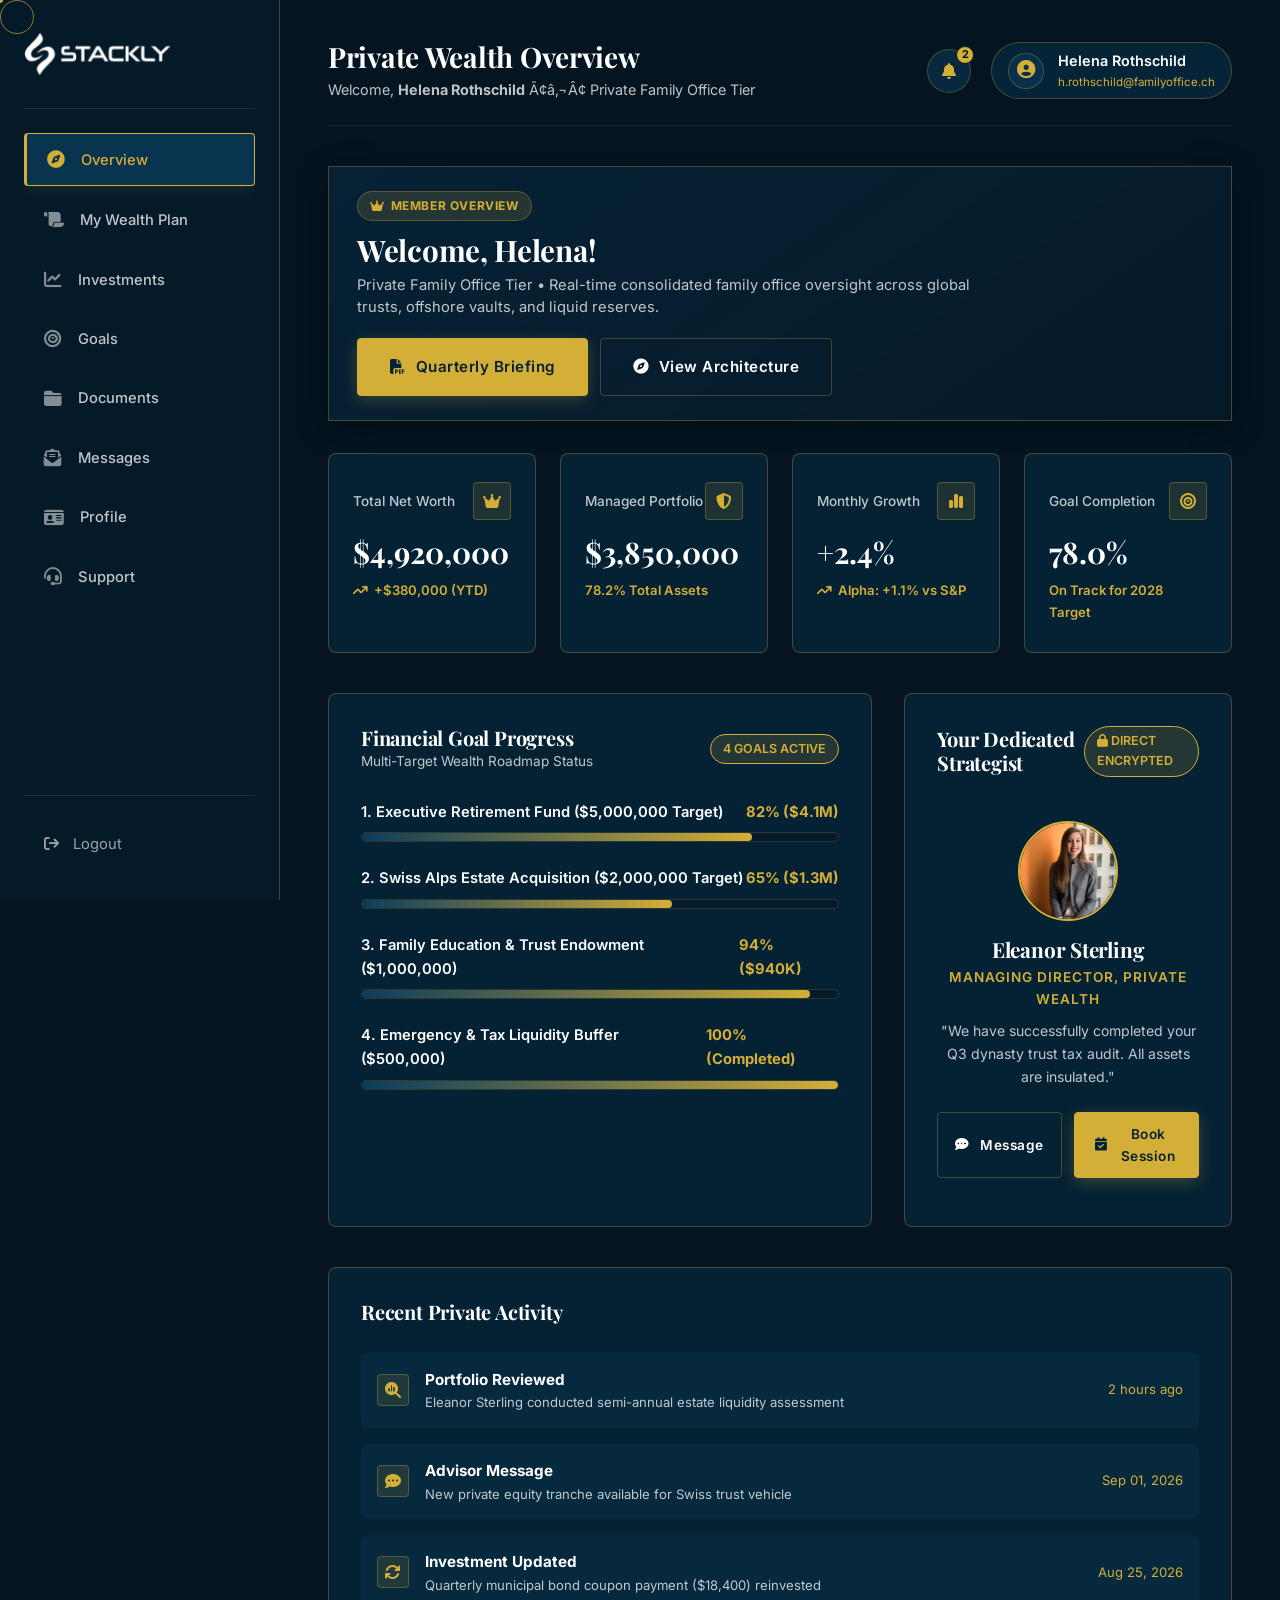
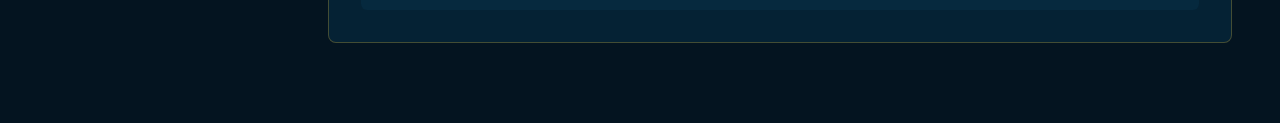
<file: client-dashboard.html>
﻿<!DOCTYPE html>
<html lang="en">

<head>
    <meta charset="UTF-8">
    <meta name="viewport" content="width=device-width, initial-scale=1.0">
    <title>Private Client Wealth Portal | Stackly Wealth Advisory</title>
    <meta name="description"
        content="Exclusive Private Client portal for comprehensive net worth tracking, goal progression, and dedicated advisor communication.">

    <!-- CSS Dependencies -->
    <link rel="stylesheet" href="https://cdnjs.cloudflare.com/ajax/libs/font-awesome/6.5.1/css/all.min.css">
    <link rel="stylesheet" href="css/common.css">
    <link rel="stylesheet" href="css/dashboard.css">
</head>

<body>

    <div class="dashboard-wrapper">
        <!-- ==========================================================================
             CLIENT SIDEBAR (9 ITEMS)
             ========================================================================== -->
        <aside class="dashboard-sidebar">
            <div>
                <div class="sidebar-brand">
                    <a href="login.html" class="sidebar-brand-link" aria-label="Stackly Wealth Advisory">
                        <img src="assets/Brand-logo.webp" alt="Stackly Wealth Advisory" class="sidebar-logo">
                    </a>
                    <button class="sidebar-close-btn" aria-label="Close Navigation">
                        <i class="fa-solid fa-xmark"></i>
                    </button>
                </div>

                <nav class="sidebar-nav">
                    <a href="#overview" class="sidebar-item active" data-tab="overview">
                        <i class="fa-solid fa-compass"></i>
                        <span>Overview</span>
                    </a>
                    <a href="#wealthplan" class="sidebar-item" data-tab="wealthplan">
                        <i class="fa-solid fa-scroll"></i>
                        <span>My Wealth Plan</span>
                    </a>
                    <a href="#investments" class="sidebar-item" data-tab="investments">
                        <i class="fa-solid fa-chart-line"></i>
                        <span>Investments</span>
                    </a>
                    <a href="#goals" class="sidebar-item" data-tab="goals">
                        <i class="fa-solid fa-bullseye"></i>
                        <span>Goals</span>
                    </a>
                    <a href="#documents" class="sidebar-item" data-tab="documents">
                        <i class="fa-solid fa-folder-closed"></i>
                        <span>Documents</span>
                    </a>
                    <a href="#messages" class="sidebar-item" data-tab="messages">
                        <i class="fa-solid fa-envelope-open-text"></i>
                        <span>Messages</span>
                    </a>
                    <a href="#profile" class="sidebar-item" data-tab="profile">
                        <i class="fa-solid fa-id-card"></i>
                        <span>Profile</span>
                    </a>
                    <a href="#support" class="sidebar-item" data-tab="support">
                        <i class="fa-solid fa-headset"></i>
                        <span>Support</span>
                    </a>
                </nav>
            </div>

            <div class="sidebar-footer">
                <a href="login.html" class="sidebar-logout">
                    <i class="fa-solid fa-arrow-right-from-bracket"></i>
                    <span>Logout</span>
                </a>
            </div>
        </aside>

        <!-- ==========================================================================
             MAIN CLIENT DASHBOARD CONTENT
             ========================================================================== -->
        <main class="dashboard-main">
            <!-- Topbar -->
            <header class="dashboard-topbar">
                <div class="topbar-left">
                    <button class="dashboard-mobile-toggle" aria-label="Toggle Sidebar">
                        <i class="fa-solid fa-bars"></i>
                    </button>
                    <div class="topbar-greeting">
                        <h2>Private Wealth Portal</h2>
                        <p>Welcome, <strong>Helena Rothschild</strong> Ã¢â‚¬Â¢ Private Family Office Tier</p>
                    </div>
                </div>

                <!-- Center Brand Logo for Mobile View -->
                <a href="login.html" class="topbar-mobile-logo" aria-label="Stackly Wealth Advisory">
                    <img src="assets/Brand-logo.webp" alt="Stackly Wealth Advisory">
                </a>

                <div class="topbar-actions">
                    <button class="topbar-notify-btn" title="Advisor Messages">
                        <i class="fa-solid fa-bell"></i>
                        <span class="notify-badge">2</span>
                    </button>
                    <a href="404.html" class="topbar-user-profile" aria-label="User Profile">
                        <div class="topbar-user-icon">
                            <i class="fa-solid fa-circle-user"></i>
                        </div>
                        <div class="user-name-role">
                            <span class="uname">Helena Rothschild</span>
                            <span class="urole">h.rothschild@familyoffice.ch</span>
                        </div>
                    </a>
                </div>
            </header>

            <!-- ======================================================================
                 TAB 1: OVERVIEW
                 ====================================================================== -->
            <div class="dashboard-tab-content active" id="tab-overview">
                <!-- Welcome Overview Section -->
                <div class="dashboard-overview-banner tab-header-banner">
                    <div class="overview-banner-content">
                        <div class="overview-badge">
                            <i class="fa-solid fa-crown"></i> Member Overview
                        </div>
                        <h1 class="overview-title">
                            Welcome, <span class="user-display-name">Helena</span>!
                        </h1>
                        <p class="overview-subtitle">
                            Private Family Office Tier &bull; Real-time consolidated family office oversight across global trusts, offshore vaults, and liquid reserves.
                        </p>
                    </div>
                    <div class="overview-banner-action">
                        <button class="btn btn-primary" data-action="download">
                            <i class="fa-solid fa-file-pdf"></i> Quarterly Briefing
                        </button>
                        <a href="404.html" class="btn btn-outline">
                            <i class="fa-solid fa-compass"></i> View Architecture
                        </a>
                    </div>
                </div>

                <!-- 4 Private Wealth Metric Cards -->
                <section class="metrics-grid">
                    <div class="metric-card">
                        <div class="metric-header">
                            <span class="metric-label">Total Net Worth</span>
                            <div class="metric-icon-wrap"><i class="fa-solid fa-crown"></i></div>
                        </div>
                        <div class="metric-val">$4,920,000</div>
                        <div class="metric-trend">
                            <i class="fa-solid fa-arrow-trend-up"></i>
                            <span>+$380,000 (YTD)</span>
                        </div>
                    </div>

                    <div class="metric-card">
                        <div class="metric-header">
                            <span class="metric-label">Managed Portfolio</span>
                            <div class="metric-icon-wrap"><i class="fa-solid fa-shield-halved"></i></div>
                        </div>
                        <div class="metric-val">$3,850,000</div>
                        <div class="metric-trend">
                            <span>78.2% Total Assets</span>
                        </div>
                    </div>

                    <div class="metric-card">
                        <div class="metric-header">
                            <span class="metric-label">Monthly Growth</span>
                            <div class="metric-icon-wrap"><i class="fa-solid fa-chart-simple"></i></div>
                        </div>
                        <div class="metric-val">+2.4%</div>
                        <div class="metric-trend">
                            <i class="fa-solid fa-arrow-trend-up"></i>
                            <span>Alpha: +1.1% vs S&P</span>
                        </div>
                    </div>

                    <div class="metric-card">
                        <div class="metric-header">
                            <span class="metric-label">Goal Completion</span>
                            <div class="metric-icon-wrap"><i class="fa-solid fa-bullseye"></i></div>
                        </div>
                        <div class="metric-val">78.0%</div>
                        <div class="metric-trend" style="color: var(--color-accent);">
                            <span>On Track for 2028 Target</span>
                        </div>
                    </div>
                </section>

                <!-- Goals Progress & Dedicated Advisor Grid -->
                <section class="charts-split-grid">
                    <div class="chart-card">
                        <div class="chart-card-header">
                            <div>
                                <h3>Financial Goal Progress</h3>
                                <p style="font-size: 0.85rem; color: var(--text-muted); margin: 0;">Multi-Target Wealth
                                    Roadmap Status</p>
                            </div>
                            <a href="404.html" class="status-badge active" style="text-decoration: none;">4 Goals Active</a>
                        </div>

                        <div class="goals-progress-list">
                            <div class="goal-item">
                                <div class="goal-info-row">
                                    <span class="goal-title">1. Executive Retirement Fund ($5,000,000 Target)</span>
                                    <span class="goal-percent">82% ($4.1M)</span>
                                </div>
                                <div class="goal-bar-bg">
                                    <div class="goal-bar-fill" data-width="82%" style="width: 82%;"></div>
                                </div>
                            </div>

                            <div class="goal-item">
                                <div class="goal-info-row">
                                    <span class="goal-title">2. Swiss Alps Estate Acquisition ($2,000,000 Target)</span>
                                    <span class="goal-percent">65% ($1.3M)</span>
                                </div>
                                <div class="goal-bar-bg">
                                    <div class="goal-bar-fill" data-width="65%" style="width: 65%;"></div>
                                </div>
                            </div>

                            <div class="goal-item">
                                <div class="goal-info-row">
                                    <span class="goal-title">3. Family Education & Trust Endowment ($1,000,000)</span>
                                    <span class="goal-percent">94% ($940K)</span>
                                </div>
                                <div class="goal-bar-bg">
                                    <div class="goal-bar-fill" data-width="94%" style="width: 94%;"></div>
                                </div>
                            </div>

                            <div class="goal-item">
                                <div class="goal-info-row">
                                    <span class="goal-title">4. Emergency & Tax Liquidity Buffer ($500,000)</span>
                                    <span class="goal-percent" style="color: var(--color-accent);">100%
                                        (Completed)</span>
                                </div>
                                <div class="goal-bar-bg">
                                    <div class="goal-bar-fill" data-width="100%" style="width: 100%;"></div>
                                </div>
                            </div>
                        </div>
                    </div>

                    <!-- Dedicated Advisor Card -->
                    <div class="chart-card"
                        style="display: flex; flex-direction: column; justify-content: space-between;">
                        <div class="chart-card-header">
                            <h3>Your Dedicated Strategist</h3>
                            <span class="status-badge active"><i class="fa-solid fa-lock text-gold"></i> Direct
                                Encrypted</span>
                        </div>

                        <div style="text-align: center; padding: 1rem 0;">
                            <img src="assets/advisor2.webp" alt="Eleanor Sterling" class="client-advisor-avatar"
                                style="width: 100px; height: 100px; margin: 0 auto 1rem auto; display: block;">
                            <h4 style="font-size: 1.3rem; margin-bottom: 0.25rem;">Eleanor Sterling</h4>
                            <p
                                style="color: var(--color-accent); font-size: 0.85rem; font-weight: 600; letter-spacing: 1px; margin-bottom: 0.5rem;">
                                MANAGING DIRECTOR, PRIVATE WEALTH</p>
                            <p style="font-size: 0.88rem; color: var(--text-muted); margin-bottom: 1.5rem;">"We have
                                successfully completed your Q3 dynasty trust tax audit. All assets are insulated."</p>
                            <div style="display: flex; gap: 0.75rem;">
                                <a href="404.html" class="btn btn-outline btn-sm" style="flex: 1;">
                                    <i class="fa-solid fa-comment-dots"></i> Message
                                </a>
                                <button class="btn btn-primary btn-sm" style="flex: 1;" data-action="advisor">
                                    <i class="fa-solid fa-calendar-check"></i> Book Session
                                </button>
                            </div>
                        </div>
                    </div>
                </section>

                <!-- Recent Private Activity Feed -->
                <section class="data-table-card">
                    <div class="chart-card-header">
                        <h3>Recent Private Activity</h3>
                    </div>
                    <div style="display: flex; flex-direction: column; gap: 1rem;">
                        <div
                            style="display: flex; align-items: center; justify-content: space-between; padding: 0.85rem 1rem; background: rgba(11, 60, 93, 0.25); border-radius: 6px;">
                            <div style="display: flex; align-items: center; gap: 1rem;">
                                <div class="metric-icon-wrap" style="width: 32px; height: 32px;"><i
                                        class="fa-solid fa-magnifying-glass-chart"></i></div>
                                <div>
                                    <strong style="font-size: 0.95rem;">Portfolio Reviewed</strong>
                                    <p style="font-size: 0.82rem; color: var(--text-muted); margin: 0;">Eleanor Sterling
                                        conducted semi-annual estate liquidity assessment</p>
                                </div>
                            </div>
                            <span style="font-size: 0.82rem; color: var(--color-accent);">2 hours ago</span>
                        </div>

                        <div
                            style="display: flex; align-items: center; justify-content: space-between; padding: 0.85rem 1rem; background: rgba(11, 60, 93, 0.25); border-radius: 6px;">
                            <div style="display: flex; align-items: center; gap: 1rem;">
                                <div class="metric-icon-wrap" style="width: 32px; height: 32px;"><i
                                        class="fa-solid fa-comment-dots"></i></div>
                                <div>
                                    <strong style="font-size: 0.95rem;">Advisor Message</strong>
                                    <p style="font-size: 0.82rem; color: var(--text-muted); margin: 0;">New private
                                        equity tranche available for Swiss trust vehicle</p>
                                </div>
                            </div>
                            <span style="font-size: 0.82rem; color: var(--color-accent);">Sep 01, 2026</span>
                        </div>

                        <div
                            style="display: flex; align-items: center; justify-content: space-between; padding: 0.85rem 1rem; background: rgba(11, 60, 93, 0.25); border-radius: 6px;">
                            <div style="display: flex; align-items: center; gap: 1rem;">
                                <div class="metric-icon-wrap" style="width: 32px; height: 32px;"><i
                                        class="fa-solid fa-arrows-rotate"></i></div>
                                <div>
                                    <strong style="font-size: 0.95rem;">Investment Updated</strong>
                                    <p style="font-size: 0.82rem; color: var(--text-muted); margin: 0;">Quarterly
                                        municipal bond coupon payment ($18,400) reinvested</p>
                                </div>
                            </div>
                            <span style="font-size: 0.82rem; color: var(--color-accent);">Aug 25, 2026</span>
                        </div>
                    </div>
                </section>
            </div>

            <!-- ======================================================================
                 TAB 2: MY WEALTH PLAN
                 ====================================================================== -->
            <div class="dashboard-tab-content" id="tab-wealthplan">
                <div class="tab-header-banner">
                    <div class="tab-header-info">
                        <h2>Consolidated Family Wealth Architecture</h2>
                        <p>Total asset-liability reconciliation across liquid securities, prime real estate, and
                            privately held business entities.</p>
                    </div>
                    <button class="btn btn-outline btn-sm" data-action="download">
                        <i class="fa-solid fa-file-invoice"></i> Export Full Balance Sheet
                    </button>
                </div>

                <!-- Consolidated Family Balance Sheet -->
                <div class="balance-sheet-grid">
                    <div class="balance-card">
                        <div class="balance-card-type">Liquid Portfolio</div>
                        <div class="balance-card-val">$3,850,000</div>
                        <p style="font-size: 0.8rem; color: var(--text-muted); margin: 0;">Segregated Custody (BNY
                            Mellon & Swiss Vault)</p>
                    </div>

                    <div class="balance-card">
                        <div class="balance-card-type">Prime Real Estate</div>
                        <div class="balance-card-val">$1,800,000</div>
                        <p style="font-size: 0.8rem; color: var(--text-muted); margin: 0;">Manhattan Penthouse & Aspen
                            Chalet</p>
                    </div>

                    <div class="balance-card">
                        <div class="balance-card-type">Private Business Equity</div>
                        <div class="balance-card-val">$2,200,000</div>
                        <p style="font-size: 0.8rem; color: var(--text-muted); margin: 0;">Series B Enterprise Valuation
                        </p>
                    </div>

                    <div class="balance-card highlight">
                        <div class="balance-card-type" style="color: var(--color-secondary);">Consolidated Net Worth
                        </div>
                        <div class="balance-card-val" style="color: var(--color-accent);">$6,880,000</div>
                        <p style="font-size: 0.8rem; color: var(--text-muted); margin: 0;">Total Assets ($7.85M) -
                            Liabilities ($970K)</p>
                    </div>
                </div>

                <!-- Multi-Generational Milestone Timeline -->
                <div class="luxury-card" style="padding: 2.25rem; margin-bottom: 2rem;">
                    <h3 style="margin-bottom: 0.5rem;"><i class="fa-solid fa-timeline text-gold"></i> 20-Year
                        Generational Succession Roadmap</h3>
                    <p style="font-size: 0.88rem; color: var(--text-muted); margin-bottom: 2rem;">Fiduciary roadmap
                        orchestrating planned corporate liquidity, irrevocable trust shielding, and dynasty succession.
                    </p>

                    <div
                        style="display: flex; flex-direction: column; gap: 1.5rem; position: relative; padding-left: 2rem; border-left: 2px solid var(--border-gold);">
                        <div style="position: relative;">
                            <div
                                style="position: absolute; left: -2.6rem; top: 0; width: 18px; height: 18px; border-radius: 50%; background: var(--color-accent); border: 3px solid var(--color-primary-dark);">
                            </div>
                            <span class="text-gold"
                                style="font-size: 0.85rem; font-weight: 700; text-transform: uppercase;">2026 Ã¢â‚¬Â¢ Current
                                Mandate</span>
                            <h4 style="font-size: 1.15rem; margin: 0.25rem 0;">Dynasty Trust Restructuring &
                                Cross-Border Insulation</h4>
                            <p style="font-size: 0.88rem; color: var(--text-muted); margin: 0;">Executed irrevocable
                                multi-jurisdiction trust transferring $2.5M in private equity into tax-exempt vehicles.
                            </p>
                        </div>

                        <div style="position: relative;">
                            <div
                                style="position: absolute; left: -2.6rem; top: 0; width: 18px; height: 18px; border-radius: 50%; background: rgba(212, 175, 55, 0.4); border: 3px solid var(--color-primary-dark);">
                            </div>
                            <span class="text-gold"
                                style="font-size: 0.85rem; font-weight: 700; text-transform: uppercase;">2028 Ã¢â‚¬Â¢
                                Projected Milestone</span>
                            <h4 style="font-size: 1.15rem; margin: 0.25rem 0;">Enterprise Liquidity Event & Secondary
                                Exit ($3.5M Target)</h4>
                            <p style="font-size: 0.88rem; color: var(--text-muted); margin: 0;">Structured QSBS
                                (Qualified Small Business Stock) rollover to shield up to $10M from capital gains tax.
                            </p>
                        </div>

                        <div style="position: relative;">
                            <div
                                style="position: absolute; left: -2.6rem; top: 0; width: 18px; height: 18px; border-radius: 50%; background: rgba(212, 175, 55, 0.4); border: 3px solid var(--color-primary-dark);">
                            </div>
                            <span class="text-gold"
                                style="font-size: 0.85rem; font-weight: 700; text-transform: uppercase;">2032 Ã¢â‚¬Â¢ Legacy
                                Vision</span>
                            <h4 style="font-size: 1.15rem; margin: 0.25rem 0;">Rothschild Family Philanthropic
                                Foundation Endowment</h4>
                            <p style="font-size: 0.88rem; color: var(--text-muted); margin: 0;">Establishment of $2.0M
                                donor-advised foundation with generational board governance for primary beneficiaries.
                            </p>
                        </div>
                    </div>
                </div>
            </div>

            <!-- ======================================================================
                 TAB 3: INVESTMENTS
                 ====================================================================== -->
            <div class="dashboard-tab-content" id="tab-investments">
                <div class="tab-header-banner">
                    <div class="tab-header-info">
                        <h2>Private Wealth Bespoke Mandates</h2>
                        <p>Detailed performance analytics across direct equity stakes, sovereign debt, and private
                            equity syndicates.</p>
                    </div>
                    <button class="btn btn-primary btn-sm" data-action="invest">
                        <i class="fa-solid fa-coins"></i> Request Capital Deployment
                    </button>
                </div>

                <!-- Active Bespoke Mandates Table -->
                <div class="data-table-card">
                    <div class="table-filter-bar">
                        <div class="filter-tab-group">
                            <button class="filter-tab-btn active">All Mandates (4)</button>
                            <button class="filter-tab-btn">Tax-Exempt (1)</button>
                            <button class="filter-tab-btn">Private Equity (1)</button>
                            <button class="filter-tab-btn">Direct Debt (2)</button>
                        </div>
                        <div class="table-search-box">
                            <i class="fa-solid fa-magnifying-glass"></i>
                            <input type="text" placeholder="Search mandates...">
                        </div>
                    </div>

                    <div class="table-responsive">
                        <table class="dashboard-table">
                            <thead>
                                <tr>
                                    <th>Mandate Strategy</th>
                                    <th>Jurisdiction & Custody</th>
                                    <th>Managed Capital</th>
                                    <th>12M Net Return</th>
                                    <th>Tax Classification</th>
                                    <th>Action</th>
                                </tr>
                            </thead>
                            <tbody>
                                <tr>
                                    <td>
                                        <strong>Global Direct Equities Basket</strong>
                                        <div style="font-size: 0.78rem; color: var(--text-muted);">Algorithmic Tax-Loss
                                            Harvesting</div>
                                    </td>
                                    <td>United States Ã¢â‚¬Â¢ BNY Mellon</td>
                                    <td><strong>$1,732,500</strong></td>
                                    <td style="color: var(--color-accent); font-weight: 600;">+19.8%</td>
                                    <td><span class="status-badge active">Tax-Optimized</span></td>
                                    <td><button class="btn btn-outline btn-sm" data-action="invest"
                                            style="padding: 0.3rem 0.7rem; font-size: 0.78rem;">Statement</button></td>
                                </tr>
                                <tr>
                                    <td>
                                        <strong>Municipal & Sovereign Debt</strong>
                                        <div style="font-size: 0.78rem; color: var(--text-muted);">Guaranteed Fiduciary
                                            Income</div>
                                    </td>
                                    <td>Switzerland Ã¢â‚¬Â¢ UBS Vault Zurich</td>
                                    <td><strong>$962,500</strong></td>
                                    <td style="color: var(--color-accent); font-weight: 600;">+7.4%</td>
                                    <td><span class="status-badge active"
                                            style="background: rgba(18, 84, 130, 0.4);">Tax-Free Flow</span></td>
                                    <td><button class="btn btn-outline btn-sm" data-action="invest"
                                            style="padding: 0.3rem 0.7rem; font-size: 0.78rem;">Statement</button></td>
                                </tr>
                                <tr>
                                    <td>
                                        <strong>Private Credit & Direct Senior Lending</strong>
                                        <div style="font-size: 0.78rem; color: var(--text-muted);">Quarterly High-Yield
                                            Distributions</div>
                                    </td>
                                    <td>Cayman Trust Ã¢â‚¬Â¢ Segregated Account</td>
                                    <td><strong>$577,500</strong></td>
                                    <td style="color: var(--color-accent); font-weight: 600;">+12.6%</td>
                                    <td><span class="status-badge active">Pass-Through</span></td>
                                    <td><button class="btn btn-outline btn-sm" data-action="invest"
                                            style="padding: 0.3rem 0.7rem; font-size: 0.78rem;">Statement</button></td>
                                </tr>
                                <tr>
                                    <td>
                                        <strong>Direct Private Equity Co-Investments</strong>
                                        <div style="font-size: 0.78rem; color: var(--text-muted);">Pre-IPO Hyperscaler
                                            Tranche</div>
                                    </td>
                                    <td>United States Ã¢â‚¬Â¢ Delaware LLC</td>
                                    <td><strong>$577,500</strong></td>
                                    <td style="color: var(--color-accent); font-weight: 600;">+26.1%</td>
                                    <td><span class="status-badge active">Capital Gains</span></td>
                                    <td><button class="btn btn-outline btn-sm" data-action="invest"
                                            style="padding: 0.3rem 0.7rem; font-size: 0.78rem;">Statement</button></td>
                                </tr>
                            </tbody>
                        </table>
                    </div>
                </div>
            </div>

            <!-- ======================================================================
                 TAB 4: GOALS
                 ====================================================================== -->
            <div class="dashboard-tab-content" id="tab-goals">
                <div class="tab-header-banner">
                    <div class="tab-header-info">
                        <h2>Financial Goals & Life Milestones</h2>
                        <p>Strategic multi-target capital tracking with real-time actuarial probability scoring.</p>
                    </div>
                    <button class="btn btn-primary btn-sm" data-action="advisor">
                        <i class="fa-solid fa-plus"></i> Define New Wealth Target
                    </button>
                </div>

                <!-- 4 Detailed Goal Cards -->
                <div class="client-goals-grid" style="display: grid; grid-template-columns: repeat(2, 1fr); gap: 1.5rem; margin-bottom: 2rem;">
                    <!-- Goal Card 1 -->
                    <div class="luxury-card" style="padding: 1.75rem;">
                        <div
                            style="display: flex; justify-content: space-between; align-items: flex-start; margin-bottom: 1rem;">
                            <div>
                                <span class="text-gold"
                                    style="font-size: 0.78rem; font-weight: 700; text-transform: uppercase;">Goal
                                    Mandate 01</span>
                                <h3 style="font-size: 1.25rem; margin: 0.25rem 0;">Executive Retirement Fund</h3>
                                <p style="font-size: 0.85rem; color: var(--text-muted); margin: 0;">Target Date: 2030 Ã¢â‚¬Â¢
                                    Annuity Payout: $250K / Year</p>
                            </div>
                            <span class="status-badge active">82% Funded</span>
                        </div>
                        <div class="goal-bar-bg" style="margin-bottom: 1rem;">
                            <div class="goal-bar-fill" style="width: 82%;"></div>
                        </div>
                        <div style="display: flex; justify-content: space-between; font-size: 0.88rem;">
                            <span>Accumulated: <strong>$4,100,000</strong></span>
                            <span class="text-gold">Target: $5,000,000</span>
                        </div>
                    </div>

                    <!-- Goal Card 2 -->
                    <div class="luxury-card" style="padding: 1.75rem;">
                        <div
                            style="display: flex; justify-content: space-between; align-items: flex-start; margin-bottom: 1rem;">
                            <div>
                                <span class="text-gold"
                                    style="font-size: 0.78rem; font-weight: 700; text-transform: uppercase;">Goal
                                    Mandate 02</span>
                                <h3 style="font-size: 1.25rem; margin: 0.25rem 0;">Swiss Alps Estate Acquisition</h3>
                                <p style="font-size: 0.85rem; color: var(--text-muted); margin: 0;">Target Date: 2027 Ã¢â‚¬Â¢
                                    St. Moritz Chalet</p>
                            </div>
                            <span class="status-badge active">65% Funded</span>
                        </div>
                        <div class="goal-bar-bg" style="margin-bottom: 1rem;">
                            <div class="goal-bar-fill" style="width: 65%;"></div>
                        </div>
                        <div style="display: flex; justify-content: space-between; font-size: 0.88rem;">
                            <span>Accumulated: <strong>$1,300,000</strong></span>
                            <span class="text-gold">Target: $2,000,000</span>
                        </div>
                    </div>

                    <!-- Goal Card 3 -->
                    <div class="luxury-card" style="padding: 1.75rem;">
                        <div
                            style="display: flex; justify-content: space-between; align-items: flex-start; margin-bottom: 1rem;">
                            <div>
                                <span class="text-gold"
                                    style="font-size: 0.78rem; font-weight: 700; text-transform: uppercase;">Goal
                                    Mandate 03</span>
                                <h3 style="font-size: 1.25rem; margin: 0.25rem 0;">Family Education Endowment</h3>
                                <p style="font-size: 0.85rem; color: var(--text-muted); margin: 0;">Multi-Generational
                                    Trust for 3 Grandchildren</p>
                            </div>
                            <span class="status-badge active">94% Funded</span>
                        </div>
                        <div class="goal-bar-bg" style="margin-bottom: 1rem;">
                            <div class="goal-bar-fill" style="width: 94%;"></div>
                        </div>
                        <div style="display: flex; justify-content: space-between; font-size: 0.88rem;">
                            <span>Accumulated: <strong>$940,000</strong></span>
                            <span class="text-gold">Target: $1,000,000</span>
                        </div>
                    </div>

                    <!-- Goal Card 4 -->
                    <div class="luxury-card" style="padding: 1.75rem;">
                        <div
                            style="display: flex; justify-content: space-between; align-items: flex-start; margin-bottom: 1rem;">
                            <div>
                                <span class="text-gold"
                                    style="font-size: 0.78rem; font-weight: 700; text-transform: uppercase;">Goal
                                    Mandate 04</span>
                                <h3 style="font-size: 1.25rem; margin: 0.25rem 0;">Emergency & Tax Buffer</h3>
                                <p style="font-size: 0.85rem; color: var(--text-muted); margin: 0;">Instant Liquidity in
                                    Swiss Francs (CHF)</p>
                            </div>
                            <span class="status-badge active" style="color: var(--color-accent);">100% Achieved</span>
                        </div>
                        <div class="goal-bar-bg" style="margin-bottom: 1rem;">
                            <div class="goal-bar-fill" style="width: 100%;"></div>
                        </div>
                        <div style="display: flex; justify-content: space-between; font-size: 0.88rem;">
                            <span>Accumulated: <strong>$500,000</strong></span>
                            <span class="text-gold">Target: $500,000</span>
                        </div>
                    </div>
                </div>
            </div>

            <!-- ======================================================================
                 TAB 5: DOCUMENTS
                 ====================================================================== -->
            <div class="dashboard-tab-content" id="tab-documents">
                <div class="tab-header-banner">
                    <div class="tab-header-info">
                        <h2>Encrypted Family Document Vault</h2>
                        <p>256-bit AES encrypted legal repository storing executed trust deeds, offshore filings, and
                            estate agreements.</p>
                    </div>
                    <button class="btn btn-outline btn-sm" data-action="download">
                        <i class="fa-solid fa-box-archive"></i> Download Master Archive (ZIP)
                    </button>
                </div>

                <!-- Document Repository List -->
                <div class="doc-vault-list">
                    <div class="doc-vault-item">
                        <div class="doc-info">
                            <div class="doc-icon-wrap"><i class="fa-solid fa-scroll"></i></div>
                            <div>
                                <div class="doc-title">Executed Irrevocable Dynasty Trust Filing (Delaware)</div>
                                <div class="doc-meta">Legal Instrument &bull; Executed Aug 14, 2026 &bull; 4.2 MB &bull; Dual Notarized
                                </div>
                            </div>
                        </div>
                        <button class="btn btn-outline btn-sm" data-action="download">
                            <i class="fa-solid fa-download"></i> Download PDF
                        </button>
                    </div>

                    <div class="doc-vault-item">
                        <div class="doc-info">
                            <div class="doc-icon-wrap"><i class="fa-solid fa-file-pdf"></i></div>
                            <div>
                                <div class="doc-title">Q3 2026 Private Wealth Performance Review & Tax Summary</div>
                                <div class="doc-meta">Certified Fiduciary Report &bull; Aug 31, 2026 &bull; 2.8 MB &bull; Prepared by
                                    Eleanor Sterling</div>
                            </div>
                        </div>
                        <button class="btn btn-outline btn-sm" data-action="download">
                            <i class="fa-solid fa-download"></i> Download PDF
                        </button>
                    </div>

                    <div class="doc-vault-item">
                        <div class="doc-info">
                            <div class="doc-icon-wrap"><i class="fa-solid fa-building-columns"></i></div>
                            <div>
                                <div class="doc-title">Swiss Vault Segregated Custody Certificate (Zurich)</div>
                                <div class="doc-meta">Banking Custody Document &bull; Jul 19, 2026 &bull; 890 KB &bull; UBS AG
                                    Switzerland</div>
                            </div>
                        </div>
                        <button class="btn btn-outline btn-sm" data-action="download">
                            <i class="fa-solid fa-download"></i> Download PDF
                        </button>
                    </div>

                    <div class="doc-vault-item">
                        <div class="doc-info">
                            <div class="doc-icon-wrap"><i class="fa-solid fa-shield-halved"></i></div>
                            <div>
                                <div class="doc-title">Form ADV Part 2A Comprehensive Fiduciary Agreement</div>
                                <div class="doc-meta">Regulatory Disclosure &bull; Jan 10, 2026 &bull; 1.1 MB &bull; SEC Compliant
                                </div>
                            </div>
                        </div>
                        <button class="btn btn-outline btn-sm" data-action="download">
                            <i class="fa-solid fa-download"></i> Download PDF
                        </button>
                    </div>
                </div>

                <!-- File Dropzone Simulation -->
                <a href="404.html" class="file-dropzone" id="clientDocDropzone" style="display: block; text-decoration: none; color: inherit;">
                    <i class="fa-solid fa-cloud-arrow-up text-gold"
                        style="font-size: 2.5rem; margin-bottom: 1rem; display: block;"></i>
                    <h4 style="margin-bottom: 0.25rem;">Upload Document to Secure Vault</h4>
                    <p style="font-size: 0.85rem; color: var(--text-muted); margin: 0;">Drag & drop estate contracts,
                        tax filings, or click to browse (Max 50MB per file).</p>
                </a>
            </div>

            <!-- ======================================================================
                 TAB 6: MESSAGES
                 ====================================================================== -->
            <div class="dashboard-tab-content" id="tab-messages">
                <div class="tab-header-banner">
                    <div class="tab-header-info">
                        <h2>Encrypted Advisory Communications Desk</h2>
                        <p>Direct end-to-end encrypted channel with Eleanor Sterling and the Stackly Investment
                            Committee.</p>
                    </div>
                    <span class="status-badge active"><i class="fa-solid fa-lock text-gold"></i> 256-bit Encrypted
                        Session</span>
                </div>

                <!-- Chat Desk Container -->
                <div class="chat-desk-container">
                    <div class="chat-desk-header">
                        <div style="display: flex; align-items: center; gap: 1rem;">
                            <img src="assets/advisor2.webp" alt="Eleanor Sterling" class="user-avatar-sm">
                            <div>
                                <strong style="font-size: 0.95rem;">Eleanor Sterling, Managing Director</strong>
                                <span style="font-size: 0.78rem; color: #4ade80; display: block;"><i
                                        class="fa-solid fa-circle" style="font-size: 0.5rem;"></i> Active Now Ã¢â‚¬Â¢ Private
                                    Wealth Desk</span>
                            </div>
                        </div>
                        <button class="btn btn-outline btn-sm" data-action="advisor"
                            style="padding: 0.35rem 0.75rem; font-size: 0.78rem;">
                            <i class="fa-solid fa-video"></i> Switch to Video Call
                        </button>
                    </div>

                    <div class="chat-stream-box" id="chatStream">
                        <!-- Message 1 (Incoming) -->
                        <div class="chat-bubble-row incoming">
                            <img src="assets/advisor2.webp" alt="Eleanor Sterling" class="user-avatar-sm">
                            <div>
                                <div class="chat-bubble-msg">
                                    Good morning, Helena. We have finalized the tax-loss harvesting review across your
                                    global direct equities bucket. We successfully captured $42,000 in realized tax
                                    alpha ahead of the quarter end.
                                </div>
                                <span class="chat-time-stamp">Today at 9:15 AM</span>
                            </div>
                        </div>

                        <!-- Message 2 (Outgoing) -->
                        <div class="chat-bubble-row outgoing">
                            <div>
                                <div class="chat-bubble-msg">
                                    Thank you, Eleanor. That is excellent news. How are the negotiations progressing for
                                    the private credit co-investment tranche?
                                </div>
                                <span class="chat-time-stamp" style="text-align: right;">Today at 9:28 AM</span>
                            </div>
                        </div>

                        <!-- Message 3 (Incoming) -->
                        <div class="chat-bubble-row incoming">
                            <img src="assets/advisor2.webp" alt="Eleanor Sterling" class="user-avatar-sm">
                            <div>
                                <div class="chat-bubble-msg">
                                    The syndication has secured allocation rights. The minimum allocation is set at
                                    $150,000 with an expected net yield of 12.6% paid quarterly. I have uploaded the
                                    term sheet to your Documents Vault for signature.
                                </div>
                                <span class="chat-time-stamp">Today at 9:42 AM</span>
                            </div>
                        </div>
                    </div>

                    <form class="chat-input-bar" id="clientChatForm">
                        <input type="text" class="chat-text-input" id="chatMessageInput"
                            placeholder="Type an encrypted message to Eleanor Sterling..." required>
                        <button type="submit" class="btn btn-primary" style="padding: 0.75rem 1.5rem;">
                            <span>Send</span>
                            <i class="fa-solid fa-paper-plane"></i>
                        </button>
                    </form>
                </div>
            </div>

            <!-- ======================================================================
                 TAB 7: PROFILE
                 ====================================================================== -->
            <div class="dashboard-tab-content" id="tab-profile">
                <div class="tab-header-banner">
                    <div class="tab-header-info">
                        <h2>Family Office Entity & Signer Registry</h2>
                        <p>Accredited investor certification, primary beneficiaries registry, and dual-authorization
                            signers.</p>
                    </div>
                    <span class="status-badge active" style="font-size: 0.9rem; padding: 0.5rem 1rem;">
                        <i class="fa-solid fa-crown text-gold"></i> Qualified Purchaser Status
                    </span>
                </div>

                <div class="profile-form-grid">
                    <!-- Family Office Entity Details -->
                    <div class="luxury-card" style="padding: 2rem;">
                        <h3 style="margin-bottom: 1.5rem;"><i class="fa-solid fa-landmark text-gold"></i> Legal Entity
                            Structure</h3>
                        <form id="clientProfileForm" novalidate>
                            <div class="form-group">
                                <label
                                    style="font-size: 0.85rem; color: var(--text-muted); display: block; margin-bottom: 0.35rem;">Primary
                                    Fiduciary Entity</label>
                                <input type="text" id="clientEntityName" value="Rothschild Heritage Global Family Trust"
                                    class="form-input" required>
                                <div class="form-error-msg" id="clientEntityNameError"><i
                                        class="fa-solid fa-circle-exclamation"></i> <span>This field is required</span></div>
                            </div>
                            <div class="form-group">
                                <label
                                    style="font-size: 0.85rem; color: var(--text-muted); display: block; margin-bottom: 0.35rem;">Jurisdiction
                                    of Domicile</label>
                                <input type="text" id="clientDomicile"
                                    value="Wilmington, Delaware / Zurich Custodial Desk" class="form-input" required>
                                <div class="form-error-msg" id="clientDomicileError"><i
                                        class="fa-solid fa-circle-exclamation"></i> <span>This field is required</span></div>
                            </div>
                            <div class="form-group">
                                <label
                                    style="font-size: 0.85rem; color: var(--text-muted); display: block; margin-bottom: 0.35rem;">Principal
                                    Family Fiduciary</label>
                                <input type="text" id="clientFiduciaryName" value="Helena Rothschild" class="form-input"
                                    required>
                                <div class="form-error-msg" id="clientFiduciaryNameError"><i
                                        class="fa-solid fa-circle-exclamation"></i> <span>This field is required</span></div>
                            </div>
                            <div class="form-group">
                                <label
                                    style="font-size: 0.85rem; color: var(--text-muted); display: block; margin-bottom: 0.35rem;">Corporate
                                    Tax Identification</label>
                                <input type="text" value="XX-XXXX920 (Delaware Statutory Trust)" class="form-input"
                                    disabled style="opacity: 0.7;">
                            </div>
                            <button type="submit" class="btn btn-primary btn-sm">
                                <i class="fa-solid fa-floppy-disk"></i> Update Entity Records
                            </button>
                        </form>
                    </div>

                    <!-- Beneficiaries & Authorized Signers -->
                    <div style="display: flex; flex-direction: column; gap: 2rem;">
                        <div class="luxury-card" style="padding: 2rem;">
                            <h3 style="margin-bottom: 1rem;"><i class="fa-solid fa-users text-gold"></i> Primary
                                Beneficiary Registry</h3>
                            <div style="display: flex; flex-direction: column; gap: 0.75rem;">
                                <div
                                    style="display: flex; justify-content: space-between; align-items: center; padding: 0.75rem; background: rgba(5,26,41,0.6); border-radius: 6px;">
                                    <div>
                                        <strong>Alexander Rothschild</strong>
                                        <div style="font-size: 0.78rem; color: var(--text-muted);">Successor Trustee
                                            (Primary)</div>
                                    </div>
                                    <span class="text-gold" style="font-weight: 700;">50% Allocation</span>
                                </div>
                                <div
                                    style="display: flex; justify-content: space-between; align-items: center; padding: 0.75rem; background: rgba(5,26,41,0.6); border-radius: 6px;">
                                    <div>
                                        <strong>Victoria Rothschild Trust</strong>
                                        <div style="font-size: 0.78rem; color: var(--text-muted);">Irrevocable
                                            Generation-Skipping Trust</div>
                                    </div>
                                    <span class="text-gold" style="font-weight: 700;">30% Allocation</span>
                                </div>
                                <div
                                    style="display: flex; justify-content: space-between; align-items: center; padding: 0.75rem; background: rgba(5,26,41,0.6); border-radius: 6px;">
                                    <div>
                                        <strong>Rothschild Foundation for Education</strong>
                                        <div style="font-size: 0.78rem; color: var(--text-muted);">Endowment Charity
                                            Vehicle</div>
                                    </div>
                                    <span class="text-gold" style="font-weight: 700;">20% Allocation</span>
                                </div>
                            </div>
                        </div>

                        <div class="luxury-card" style="padding: 2rem;">
                            <h3 style="margin-bottom: 1rem;"><i class="fa-solid fa-signature text-gold"></i> Authorized
                                Wire Signers</h3>
                            <p style="font-size: 0.85rem; color: var(--text-muted); margin-bottom: 1rem;">Wire requests
                                exceeding $100,000 require dual biometric authorization.</p>
                            <div
                                style="display: flex; justify-content: space-between; align-items: center; padding: 0.75rem 0; border-top: 1px solid rgba(255,255,255,0.08);">
                                <div>
                                    <strong>Helena Rothschild (Primary Signer)</strong>
                                    <div style="font-size: 0.78rem; color: var(--text-muted);">Unlimited Wire
                                        Authorization</div>
                                </div>
                                <span class="status-badge active">Verified</span>
                            </div>
                            <div
                                style="display: flex; justify-content: space-between; align-items: center; padding: 0.75rem 0; border-top: 1px solid rgba(255,255,255,0.08);">
                                <div>
                                    <strong>Alexander Rothschild (Co-Signer)</strong>
                                    <div style="font-size: 0.78rem; color: var(--text-muted);">Secondary Dual-Signature
                                        Requirement</div>
                                </div>
                                <span class="status-badge active">Verified</span>
                            </div>
                        </div>
                    </div>
                </div>
            </div>

            <!-- ======================================================================
                 TAB 8: SUPPORT
                 ====================================================================== -->
            <div class="dashboard-tab-content" id="tab-support">
                <div class="tab-header-banner">
                    <div class="tab-header-info">
                        <h2>24/7 Private Wealth Concierge & Executive Support</h2>
                        <p>Dedicated direct hotline for priority liquidity transfers, boardroom bookings, and emergency
                            wire mandates.</p>
                    </div>
                    <span class="status-badge active"><i class="fa-solid fa-headset text-gold"></i> 24/7 Priority
                        Concierge</span>
                </div>

                <!-- Emergency Contact Hotlines -->
                <div class="balance-sheet-grid" style="grid-template-columns: repeat(3, 1fr); margin-bottom: 2rem;">
                    <div class="balance-card">
                        <div class="balance-card-type">Corporate Executive Desk</div>
                        <div class="balance-card-val" style="font-size: 1.35rem;">+91 98765 43210</div>
                        <p style="font-size: 0.82rem; color: var(--text-muted); margin: 0;">Ext 101 Ã¢â‚¬Â¢ Eleanor Sterling Direct</p>
                    </div>

                    <div class="balance-card">
                        <div class="balance-card-type">Zurich Private Desk</div>
                        <div class="balance-card-val" style="font-size: 1.35rem;">+41 22 819 3900</div>
                        <p style="font-size: 0.82rem; color: var(--text-muted); margin: 0;">Swiss Franc Wire Escrow & Custody</p>
                    </div>

                    <div class="balance-card">
                        <div class="balance-card-type">Singapore APAC Desk</div>
                        <div class="balance-card-val" style="font-size: 1.35rem;">+65 6718 2900</div>
                        <p style="font-size: 0.82rem; color: var(--text-muted); margin: 0;">Asian Market Liquidity Execution</p>
                    </div>
                </div>

                <div class="profile-form-grid">
                    <!-- Schedule Executive Consultation -->
                    <div class="luxury-card" style="padding: 2rem;">
                        <h3 style="margin-bottom: 0.5rem;"><i class="fa-solid fa-calendar-days text-gold"></i> Request Executive Boardroom Session</h3>
                        <p style="font-size: 0.85rem; color: var(--text-muted); margin-bottom: 1.5rem;">Schedule in-person review at MMR Complex, Salem or secure encrypted teleconference.</p>

                        <form id="clientConciergeForm" novalidate>
                            <div class="form-group">
                                <label style="font-size: 0.85rem; color: var(--text-muted); display: block; margin-bottom: 0.35rem;">Meeting Format</label>
                                <select id="clientMeetingFormat" class="form-input" required>
                                    <option>Salem Executive Boardroom (MMR Complex)</option>
                                    <option>Zurich Private Suite (Bahnhofstrasse)</option>
                                    <option>London Mayfair Office</option>
                                    <option>Encrypted Video Teleconference</option>
                                </select>
                            </div>
                            <div class="form-group">
                                <label
                                    style="font-size: 0.85rem; color: var(--text-muted); display: block; margin-bottom: 0.35rem;">Preferred
                                    Date</label>
                                <input type="date" id="clientMeetingDate" class="form-input"
                                    required>
                                <div class="form-error-msg" id="clientMeetingDateError"><i
                                        class="fa-solid fa-circle-exclamation"></i> <span>This field is required</span></div>
                            </div>
                            <div class="form-group">
                                <label
                                    style="font-size: 0.85rem; color: var(--text-muted); display: block; margin-bottom: 0.35rem;">Agenda
                                    / Mandate Topics</label>
                                <textarea rows="3" id="clientMeetingAgenda"
                                    placeholder="e.g. Discussing the upcoming secondary private equity liquidity distribution..."
                                    class="form-input" required></textarea>
                                <div class="form-error-msg" id="clientMeetingAgendaError"><i
                                        class="fa-solid fa-circle-exclamation"></i> <span>This field is required</span></div>
                            </div>
                            <button type="submit" class="btn btn-primary">
                                <span>Confirm Consultation Request</span>
                                <i class="fa-solid fa-check"></i>
                            </button>
                        </form>
                    </div>

                    <!-- Fiduciary Escrow & Wire Security Guidelines -->
                    <div class="luxury-card" style="padding: 2rem;">
                        <h3 style="margin-bottom: 1rem;"><i class="fa-solid fa-shield-halved text-gold"></i> Escrow &
                            Outgoing Wire Guidelines</h3>
                        <div
                            style="display: flex; flex-direction: column; gap: 1rem; font-size: 0.88rem; color: var(--text-muted); line-height: 1.6;">
                            <div
                                style="padding: 1rem; background: rgba(5,26,41,0.6); border-radius: 6px; border-left: 3px solid var(--color-accent);">
                                <strong
                                    style="color: var(--color-secondary); display: block; margin-bottom: 0.25rem;">Same-Day
                                    Fedwire Guarantee</strong>
                                Outgoing instructions received before 2:00 PM EST from authorized signatories are
                                verified via verbal biometric code and dispatched immediately.
                            </div>
                            <div
                                style="padding: 1rem; background: rgba(5,26,41,0.6); border-radius: 6px; border-left: 3px solid var(--color-accent);">
                                <strong
                                    style="color: var(--color-secondary); display: block; margin-bottom: 0.25rem;">Multi-Currency
                                    FX Wire Capability</strong>
                                We support instantaneous conversion and transfer across USD, CHF, EUR, GBP, and SGD with
                                wholesale institutional interbank spreads.
                            </div>
                        </div>
                    </div>
                </div>
            </div>
        </main>
    </div>

    <!-- GSAP & Main Unified JS Script -->
    <script src="https://cdnjs.cloudflare.com/ajax/libs/gsap/3.12.5/gsap.min.js"></script>
    <script src="js/script.js"></script>
</body>

</html>
</file>
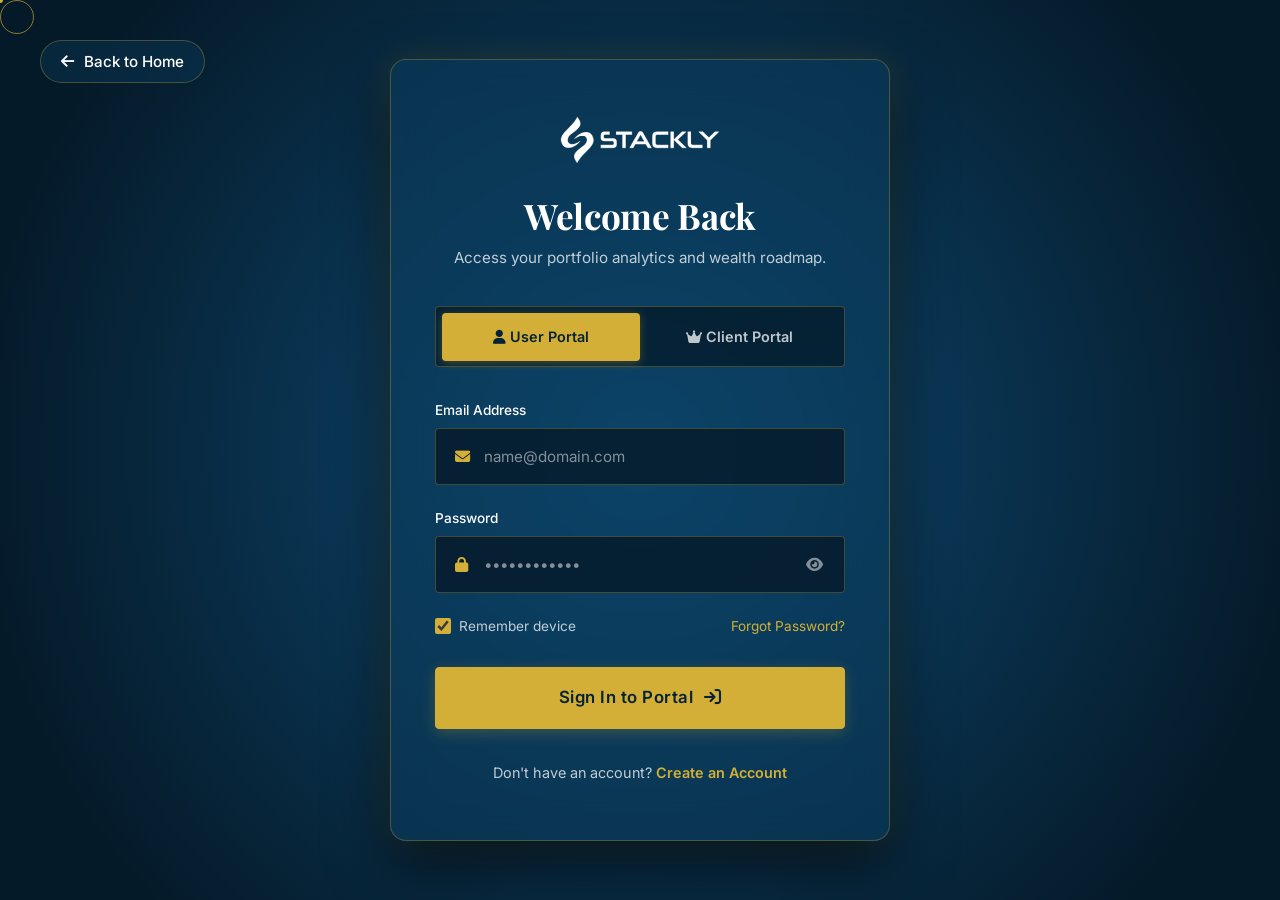
<file: login.html>
<!DOCTYPE html>
<html lang="en">
<head>
    <meta charset="UTF-8">
    <meta name="viewport" content="width=device-width, initial-scale=1.0">
    <title>Client & User Login | Stackly Wealth Advisory</title>
    <meta name="description" content="Secure portal access for Stackly Wealth Advisory users and private wealth clients.">
    
    <!-- CSS Dependencies -->
    <link rel="stylesheet" href="https://cdnjs.cloudflare.com/ajax/libs/font-awesome/6.5.1/css/all.min.css">
    <link rel="stylesheet" href="css/common.css">
    <link rel="stylesheet" href="css/auth.css">
</head>
<body>

    <div class="auth-page-wrapper">
        <!-- Top-Left: Back to Home -->
        <a href="index.html" class="auth-back-link">
            <i class="fa-solid fa-arrow-left"></i>
            <span>Back to Home</span>
        </a>

        <div class="auth-card-container">
            <div class="auth-card">
                <div class="auth-header">
                    <img src="assets/Brand-logo.webp" alt="Stackly Wealth Advisory" class="auth-brand-logo">
                    <h1 class="auth-title">Welcome Back</h1>
                    <p class="auth-subtitle">Access your portfolio analytics and wealth roadmap.</p>
                </div>

                <!-- Login As: User / Client Tabs -->
                <div class="role-toggle-group">
                    <button type="button" class="role-tab-btn active" data-role="User">
                        <i class="fa-solid fa-user"></i> User Portal
                    </button>
                    <button type="button" class="role-tab-btn" data-role="Client">
                        <i class="fa-solid fa-crown"></i> Client Portal
                    </button>
                </div>

                <!-- Login Form -->
                <form id="loginForm" class="auth-form" novalidate>
                    <div class="auth-form-group">
                        <label class="auth-label" for="loginEmail">Email Address</label>
                        <div class="auth-input-wrapper">
                            <i class="fa-solid fa-envelope input-icon"></i>
                            <input type="email" id="loginEmail" class="auth-input" placeholder="name@domain.com" required autocomplete="email">
                        </div>
                        <div class="form-error-msg" id="loginEmailError">
                            <i class="fa-solid fa-circle-exclamation"></i>
                            <span>This field is required</span>
                        </div>
                    </div>

                    <div class="auth-form-group">
                        <label class="auth-label" for="loginPassword">Password</label>
                        <div class="auth-input-wrapper">
                            <i class="fa-solid fa-lock input-icon"></i>
                            <input type="password" id="loginPassword" class="auth-input" placeholder="••••••••••••" required autocomplete="current-password">
                            <button type="button" class="password-toggle-btn" data-target="loginPassword" aria-label="Toggle password visibility">
                                <i class="fa-solid fa-eye"></i>
                            </button>
                        </div>
                        <div class="form-error-msg" id="loginPasswordError">
                            <i class="fa-solid fa-circle-exclamation"></i>
                            <span>This field is required</span>
                        </div>
                    </div>

                    <div class="auth-options-row">
                        <label class="auth-remember">
                            <input type="checkbox" id="rememberMe" checked>
                            <span>Remember device</span>
                        </label>
                        <a href="404.html" class="auth-forgot-link">Forgot Password?</a>
                    </div>

                    <button type="submit" class="btn btn-primary btn-lg auth-submit-btn" id="loginSubmitBtn">
                        <span>Sign In to Portal</span>
                        <i class="fa-solid fa-arrow-right-to-bracket"></i>
                    </button>
                </form>

                <div class="auth-footer">
                    Don't have an account? <a href="signup.html">Create an Account</a>
                </div>
            </div>
        </div>
    </div>

    <!-- GSAP & Main Unified JS Script -->
    <script src="https://cdnjs.cloudflare.com/ajax/libs/gsap/3.12.5/gsap.min.js"></script>
    <script src="js/script.js"></script>
</body>
</html>
</file>
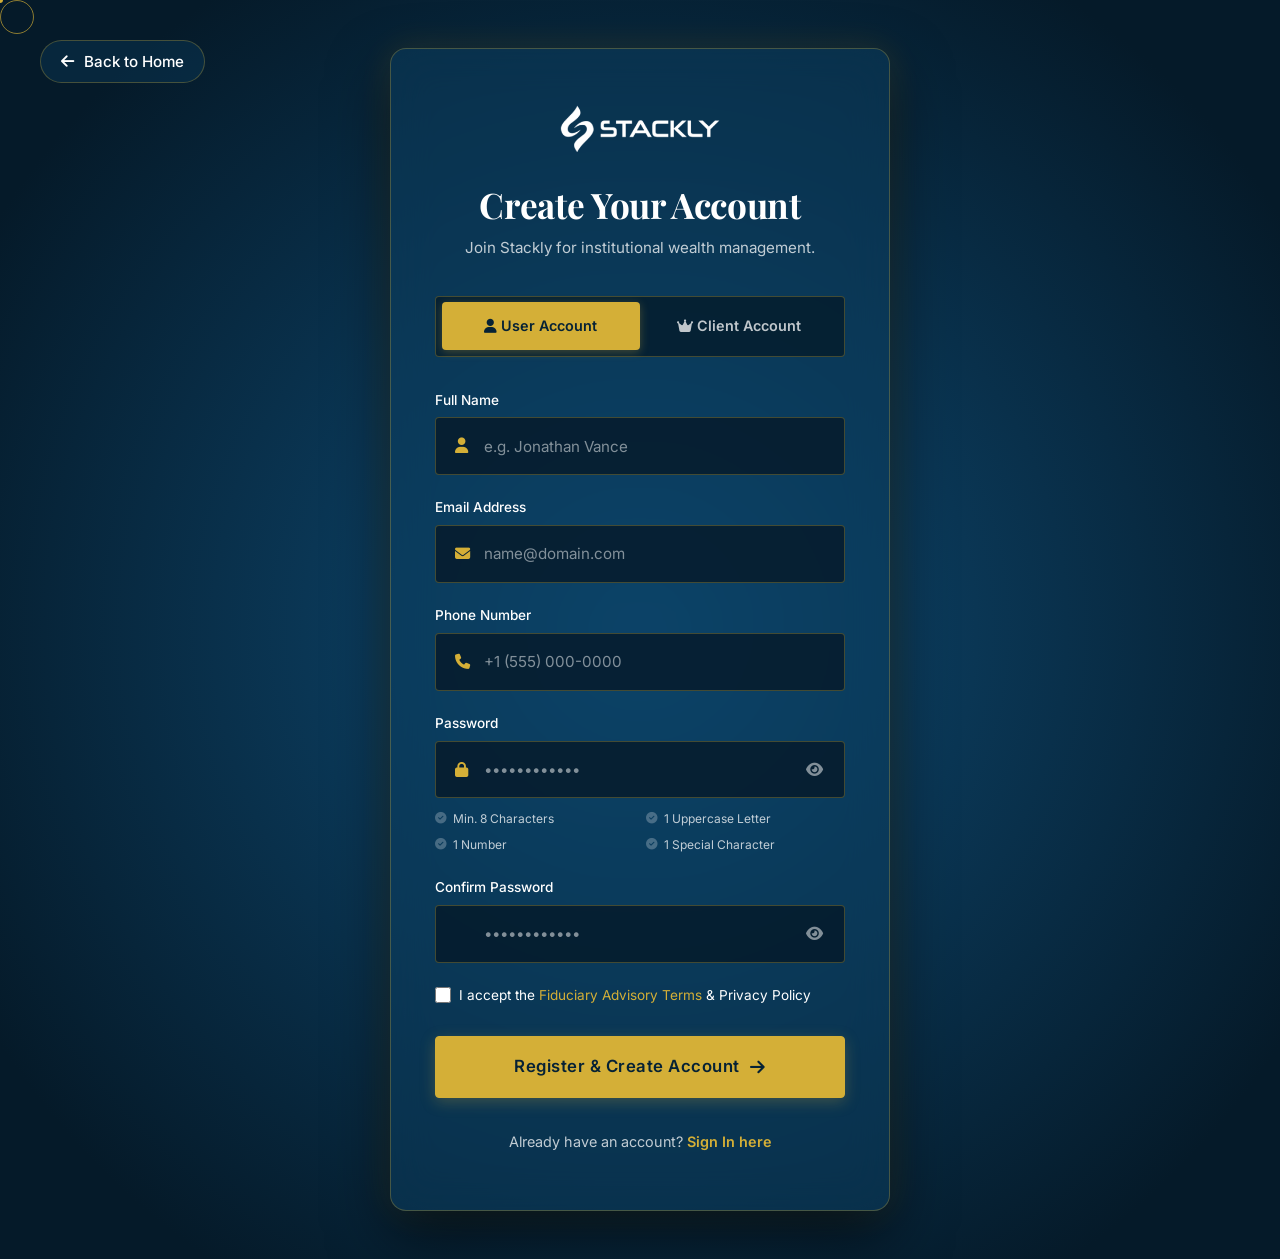
<file: signup.html>
<!DOCTYPE html>
<html lang="en">
<head>
    <meta charset="UTF-8">
    <meta name="viewport" content="width=device-width, initial-scale=1.0">
    <title>Create Your Account | Stackly Wealth Advisory</title>
    <meta name="description" content="Open a wealth advisory or client portal account with Stackly.">
    
    <!-- CSS Dependencies -->
    <link rel="stylesheet" href="https://cdnjs.cloudflare.com/ajax/libs/font-awesome/6.5.1/css/all.min.css">
    <link rel="stylesheet" href="css/common.css">
    <link rel="stylesheet" href="css/auth.css">
</head>
<body>

    <div class="auth-page-wrapper">
        <!-- Top-Left: Back to Home -->
        <a href="index.html" class="auth-back-link">
            <i class="fa-solid fa-arrow-left"></i>
            <span>Back to Home</span>
        </a>

        <div class="auth-card-container">
            <div class="auth-card">
                <div class="auth-header">
                    <img src="assets/Brand-logo.webp" alt="Stackly Wealth Advisory" class="auth-brand-logo">
                    <h1 class="auth-title">Create Your Account</h1>
                    <p class="auth-subtitle">Join Stackly for institutional wealth management.</p>
                </div>

                <!-- Signup As: User / Client Tabs -->
                <div class="role-toggle-group">
                    <button type="button" class="role-tab-btn active" data-role="User">
                        <i class="fa-solid fa-user"></i> User Account
                    </button>
                    <button type="button" class="role-tab-btn" data-role="Client">
                        <i class="fa-solid fa-crown"></i> Client Account
                    </button>
                </div>

                <!-- Signup Form -->
                <form id="signupForm" class="auth-form" novalidate>
                    <div class="auth-form-group">
                        <label class="auth-label" for="signupName">Full Name</label>
                        <div class="auth-input-wrapper">
                            <i class="fa-solid fa-user input-icon"></i>
                            <input type="text" id="signupName" class="auth-input" placeholder="e.g. Jonathan Vance" required autocomplete="name">
                        </div>
                        <div class="form-error-msg" id="signupNameError">
                            <i class="fa-solid fa-circle-exclamation"></i>
                            <span>This field is required</span>
                        </div>
                    </div>

                    <div class="auth-form-group">
                        <label class="auth-label" for="signupEmail">Email Address</label>
                        <div class="auth-input-wrapper">
                            <i class="fa-solid fa-envelope input-icon"></i>
                            <input type="email" id="signupEmail" class="auth-input" placeholder="name@domain.com" required autocomplete="email">
                        </div>
                        <div class="form-error-msg" id="signupEmailError">
                            <i class="fa-solid fa-circle-exclamation"></i>
                            <span>This field is required</span>
                        </div>
                    </div>

                    <div class="auth-form-group">
                        <label class="auth-label" for="signupPhone">Phone Number</label>
                        <div class="auth-input-wrapper">
                            <i class="fa-solid fa-phone input-icon"></i>
                            <input type="tel" id="signupPhone" class="auth-input" placeholder="+1 (555) 000-0000" required autocomplete="tel">
                        </div>
                        <div class="form-error-msg" id="signupPhoneError">
                            <i class="fa-solid fa-circle-exclamation"></i>
                            <span>This field is required</span>
                        </div>
                    </div>

                    <div class="auth-form-group">
                        <label class="auth-label" for="signupPassword">Password</label>
                        <div class="auth-input-wrapper">
                            <i class="fa-solid fa-lock input-icon"></i>
                            <input type="password" id="signupPassword" class="auth-input" placeholder="••••••••••••" required autocomplete="new-password">
                            <button type="button" class="password-toggle-btn" data-target="signupPassword" aria-label="Toggle password visibility">
                                <i class="fa-solid fa-eye"></i>
                            </button>
                        </div>
                        <!-- Live Password Criteria Checklist -->
                        <div class="password-criteria-list" id="passwordCriteria">
                            <div class="criteria-item" id="critLength"><i class="fa-solid fa-circle-check"></i> Min. 8 Characters</div>
                            <div class="criteria-item" id="critUpper"><i class="fa-solid fa-circle-check"></i> 1 Uppercase Letter</div>
                            <div class="criteria-item" id="critNumber"><i class="fa-solid fa-circle-check"></i> 1 Number</div>
                            <div class="criteria-item" id="critSpecial"><i class="fa-solid fa-circle-check"></i> 1 Special Character</div>
                        </div>
                        <div class="form-error-msg" id="signupPasswordError">
                            <i class="fa-solid fa-circle-exclamation"></i>
                            <span>This field is required</span>
                        </div>
                    </div>

                    <div class="auth-form-group">
                        <label class="auth-label" for="signupConfirmPassword">Confirm Password</label>
                        <div class="auth-input-wrapper">
                            <i class="fa-solid fa-shield-check input-icon"></i>
                            <input type="password" id="signupConfirmPassword" class="auth-input" placeholder="••••••••••••" required autocomplete="new-password">
                            <button type="button" class="password-toggle-btn" data-target="signupConfirmPassword" aria-label="Toggle password visibility">
                                <i class="fa-solid fa-eye"></i>
                            </button>
                        </div>
                        <div class="form-error-msg" id="signupConfirmError">
                            <i class="fa-solid fa-circle-exclamation"></i>
                            <span>This field is required</span>
                        </div>
                    </div>

                    <div class="auth-form-group">
                        <label class="auth-remember" style="font-size: 0.85rem; cursor: pointer;">
                            <input type="checkbox" id="signupTerms" required>
                            <span>I accept the <a href="404.html" class="auth-forgot-link">Fiduciary Advisory Terms</a> &amp; Privacy Policy</span>
                        </label>
                        <div class="form-error-msg" id="signupTermsError">
                            <i class="fa-solid fa-circle-exclamation"></i>
                            <span>This field is required</span>
                        </div>
                    </div>

                    <button type="submit" class="btn btn-primary btn-lg auth-submit-btn" id="signupSubmitBtn">
                        <span>Register &amp; Create Account</span>
                        <i class="fa-solid fa-arrow-right"></i>
                    </button>
                </form>

                <div class="auth-footer">
                    Already have an account? <a href="login.html">Sign In here</a>
                </div>
            </div>
        </div>
    </div>

    <!-- GSAP & Main Unified JS Script -->
    <script src="https://cdnjs.cloudflare.com/ajax/libs/gsap/3.12.5/gsap.min.js"></script>
    <script src="js/script.js"></script>
</body>
</html>
</file>
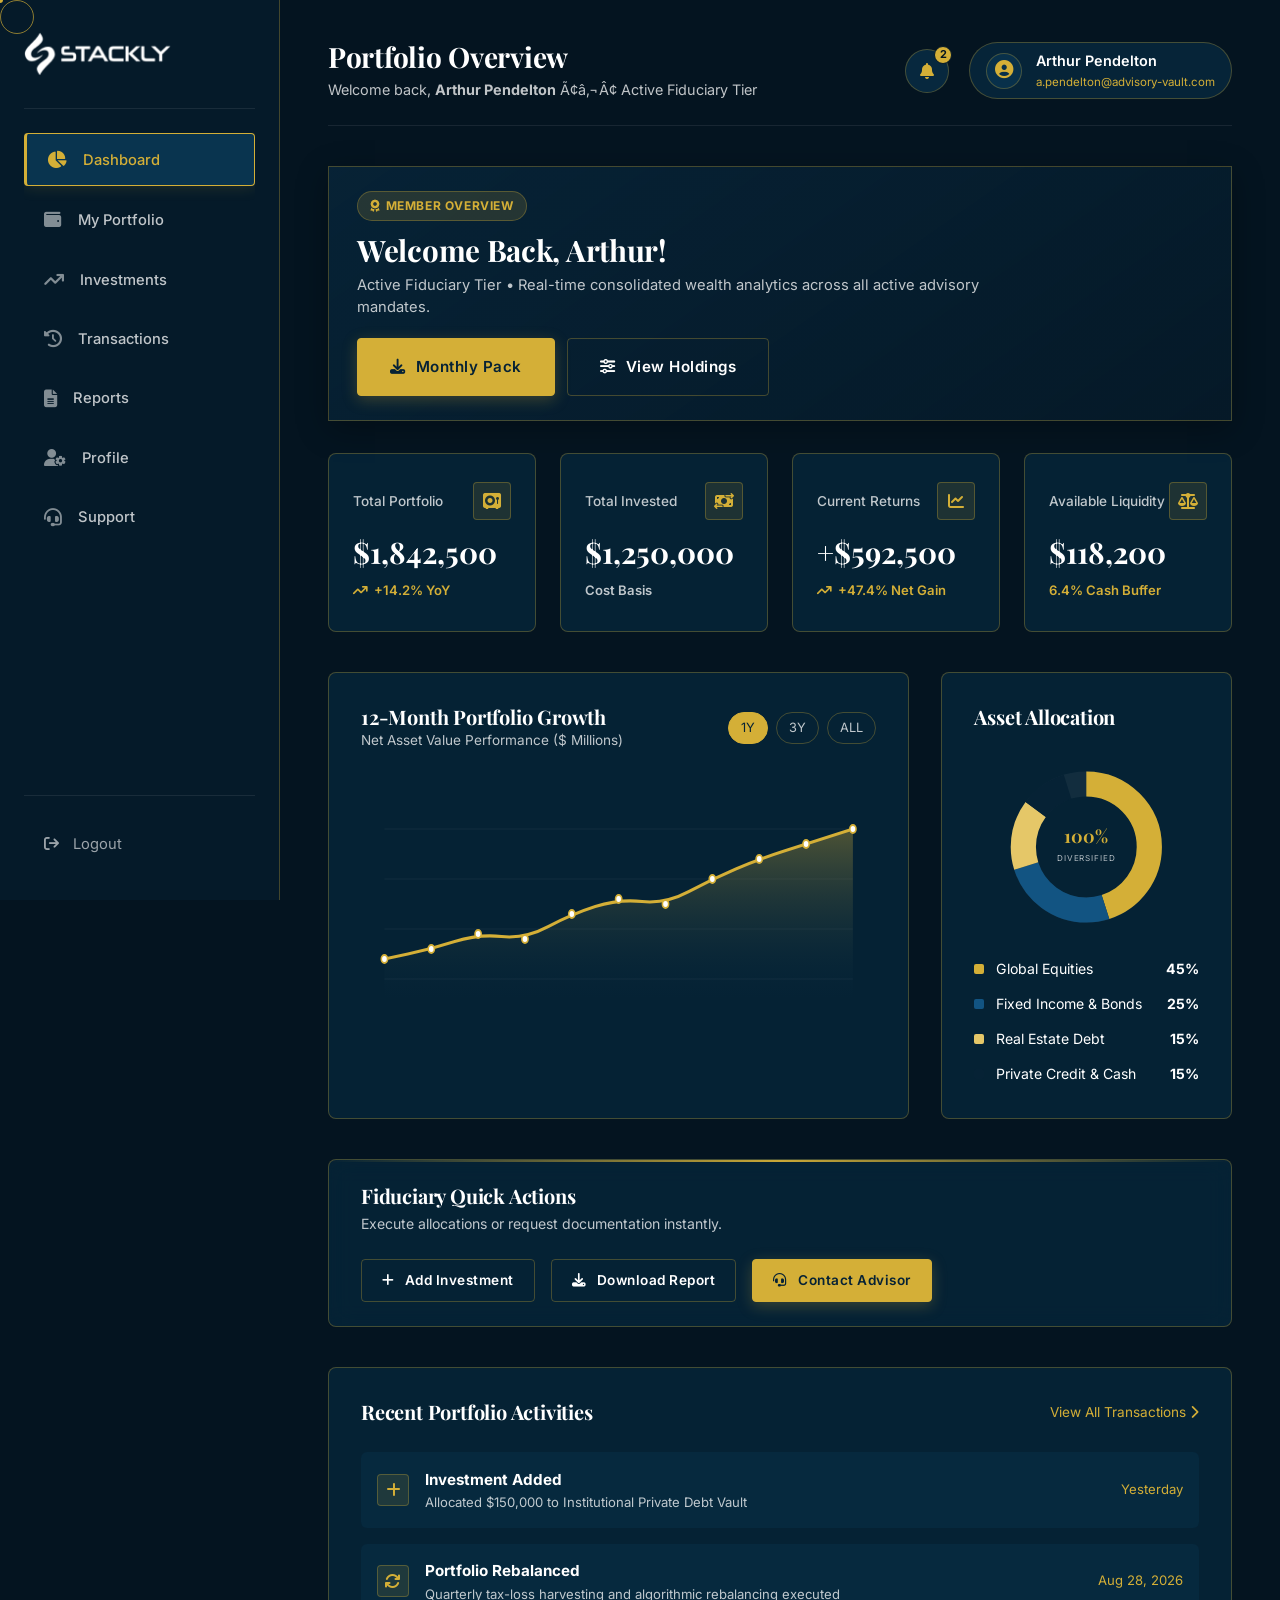
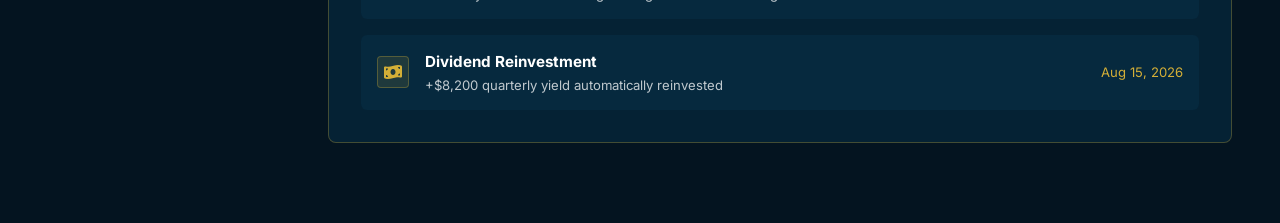
<file: user-dashboard.html>
﻿<!DOCTYPE html>
<html lang="en">

<head>
    <meta charset="UTF-8">
    <meta name="viewport" content="width=device-width, initial-scale=1.0">
    <title>User Wealth Dashboard | Stackly Wealth Advisory</title>
    <meta name="description" content="Manage your investment portfolio, review returns, and track asset allocations.">

    <!-- CSS Dependencies -->
    <link rel="stylesheet" href="https://cdnjs.cloudflare.com/ajax/libs/font-awesome/6.5.1/css/all.min.css">
    <link rel="stylesheet" href="css/common.css">
    <link rel="stylesheet" href="css/dashboard.css">
</head>

<body>

    <div class="dashboard-wrapper">
        <!-- ==========================================================================
             DASHBOARD SIDEBAR (8 ITEMS)
             ========================================================================== -->
        <aside class="dashboard-sidebar">
            <div>
                <div class="sidebar-brand">
                    <a href="login.html" class="sidebar-brand-link" aria-label="Stackly Wealth Advisory">
                        <img src="assets/Brand-logo.webp" alt="Stackly Wealth Advisory" class="sidebar-logo">
                    </a>
                    <button class="sidebar-close-btn" aria-label="Close Navigation">
                        <i class="fa-solid fa-xmark"></i>
                    </button>
                </div>

                <nav class="sidebar-nav">
                    <a href="#dashboard" class="sidebar-item active" data-tab="dashboard">
                        <i class="fa-solid fa-chart-pie"></i>
                        <span>Dashboard</span>
                    </a>
                    <a href="#portfolio" class="sidebar-item" data-tab="portfolio">
                        <i class="fa-solid fa-wallet"></i>
                        <span>My Portfolio</span>
                    </a>
                    <a href="#investments" class="sidebar-item" data-tab="investments">
                        <i class="fa-solid fa-arrow-trend-up"></i>
                        <span>Investments</span>
                    </a>
                    <a href="#transactions" class="sidebar-item" data-tab="transactions">
                        <i class="fa-solid fa-clock-rotate-left"></i>
                        <span>Transactions</span>
                    </a>
                    <a href="#reports" class="sidebar-item" data-tab="reports">
                        <i class="fa-solid fa-file-lines"></i>
                        <span>Reports</span>
                    </a>
                    <a href="#profile" class="sidebar-item" data-tab="profile">
                        <i class="fa-solid fa-user-gear"></i>
                        <span>Profile</span>
                    </a>
                    <a href="#support" class="sidebar-item" data-tab="support">
                        <i class="fa-solid fa-headset"></i>
                        <span>Support</span>
                    </a>
                </nav>
            </div>

            <div class="sidebar-footer">
                <a href="login.html" class="sidebar-logout">
                    <i class="fa-solid fa-arrow-right-from-bracket"></i>
                    <span>Logout</span>
                </a>
            </div>
        </aside>

        <!-- ==========================================================================
             MAIN DASHBOARD CONTENT
             ========================================================================== -->
        <main class="dashboard-main">
            <!-- Topbar -->
            <header class="dashboard-topbar">
                <div class="topbar-left">
                    <button class="dashboard-mobile-toggle" aria-label="Toggle Sidebar">
                        <i class="fa-solid fa-bars"></i>
                    </button>
                    <div class="topbar-greeting">
                        <h2>Portfolio Overview</h2>
                        <p>Welcome back, <strong>Arthur Pendelton</strong> Ã¢â‚¬Â¢ Active Fiduciary Tier</p>
                    </div>
                </div>

                <!-- Center Brand Logo for Mobile View -->
                <a href="login.html" class="topbar-mobile-logo" aria-label="Stackly Wealth Advisory">
                    <img src="assets/Brand-logo.webp" alt="Stackly Wealth Advisory">
                </a>

                <div class="topbar-actions">
                    <button class="topbar-notify-btn" title="Notifications">
                        <i class="fa-solid fa-bell"></i>
                        <span class="notify-badge">2</span>
                    </button>
                    <a href="404.html" class="topbar-user-profile" aria-label="User Profile">
                        <div class="topbar-user-icon">
                            <i class="fa-solid fa-circle-user"></i>
                        </div>
                        <div class="user-name-role">
                            <span class="uname">Arthur Pendelton</span>
                            <span class="urole">a.pendelton@advisory-vault.com</span>
                        </div>
                    </a>
                </div>
            </header>

            <!-- ======================================================================
                 TAB 1: DASHBOARD (OVERVIEW)
                 ====================================================================== -->
            <div class="dashboard-tab-content active" id="tab-dashboard">
                <!-- Welcome Overview Section -->
                <div class="dashboard-overview-banner tab-header-banner">
                    <div class="overview-banner-content">
                        <div class="overview-badge">
                            <i class="fa-solid fa-award"></i> Member Overview
                        </div>
                        <h1 class="overview-title">
                            Welcome Back, <span class="user-display-name">Arthur</span>!
                        </h1>
                        <p class="overview-subtitle">
                            Active Fiduciary Tier &bull; Real-time consolidated wealth analytics across all active advisory mandates.
                        </p>
                    </div>
                    <div class="overview-banner-action">
                        <button class="btn btn-primary" data-action="download">
                            <i class="fa-solid fa-download"></i> Monthly Pack
                        </button>
                        <a href="404.html" class="btn btn-outline">
                            <i class="fa-solid fa-sliders"></i> View Holdings
                        </a>
                    </div>
                </div>

                <!-- 4 Dashboard Metric Cards -->
                <section class="metrics-grid">
                    <div class="metric-card">
                        <div class="metric-header">
                            <span class="metric-label">Total Portfolio</span>
                            <div class="metric-icon-wrap"><i class="fa-solid fa-vault"></i></div>
                        </div>
                        <div class="metric-val">$1,842,500</div>
                        <div class="metric-trend">
                            <i class="fa-solid fa-arrow-trend-up"></i>
                            <span>+14.2% YoY</span>
                        </div>
                    </div>

                    <div class="metric-card">
                        <div class="metric-header">
                            <span class="metric-label">Total Invested</span>
                            <div class="metric-icon-wrap"><i class="fa-solid fa-money-bill-transfer"></i></div>
                        </div>
                        <div class="metric-val">$1,250,000</div>
                        <div class="metric-trend" style="color: var(--text-muted);">
                            <span>Cost Basis</span>
                        </div>
                    </div>

                    <div class="metric-card">
                        <div class="metric-header">
                            <span class="metric-label">Current Returns</span>
                            <div class="metric-icon-wrap"><i class="fa-solid fa-chart-line"></i></div>
                        </div>
                        <div class="metric-val">+$592,500</div>
                        <div class="metric-trend">
                            <i class="fa-solid fa-arrow-trend-up"></i>
                            <span>+47.4% Net Gain</span>
                        </div>
                    </div>

                    <div class="metric-card">
                        <div class="metric-header">
                            <span class="metric-label">Available Liquidity</span>
                            <div class="metric-icon-wrap"><i class="fa-solid fa-scale-balanced"></i></div>
                        </div>
                        <div class="metric-val">$118,200</div>
                        <div class="metric-trend" style="color: var(--color-accent);">
                            <span>6.4% Cash Buffer</span>
                        </div>
                    </div>
                </section>

                <!-- Financial Charts Section -->
                <section class="charts-split-grid">
                    <div class="chart-card">
                        <div class="chart-card-header">
                            <div>
                                <h3>12-Month Portfolio Growth</h3>
                                <p style="font-size: 0.85rem; color: var(--text-muted); margin: 0;">Net Asset Value
                                    Performance ($ Millions)</p>
                            </div>
                            <div style="display: flex; gap: 0.5rem;">
                                <button class="chart-filter-btn active">1Y</button>
                                <button class="chart-filter-btn">3Y</button>
                                <button class="chart-filter-btn">ALL</button>
                            </div>
                        </div>
                        <div id="performanceLineChart" class="chart-svg-container"></div>
                    </div>

                    <div class="chart-card">
                        <div class="chart-card-header">
                            <h3>Asset Allocation</h3>
                        </div>
                        <div id="allocationDoughnutChart"
                            style="height: 180px; display: flex; justify-content: center;"></div>
                        <div class="doughnut-legend">
                            <div class="legend-item">
                                <span><span class="legend-color" style="background: #D4AF37;"></span> Global
                                    Equities</span>
                                <strong>45%</strong>
                            </div>
                            <div class="legend-item">
                                <span><span class="legend-color" style="background: #125482;"></span> Fixed Income &
                                    Bonds</span>
                                <strong>25%</strong>
                            </div>
                            <div class="legend-item">
                                <span><span class="legend-color" style="background: #E5C768;"></span> Real Estate
                                    Debt</span>
                                <strong>15%</strong>
                            </div>
                            <div class="legend-item">
                                <span><span class="legend-color" style="background: #062235;"></span> Private Credit &
                                    Cash</span>
                                <strong>15%</strong>
                            </div>
                        </div>
                    </div>
                </section>

                <!-- Quick Actions Toolbar -->
                <section style="margin-bottom: 2.5rem;">
                    <div class="luxury-card"
                        style="display: flex; align-items: center; justify-content: space-between; flex-wrap: wrap; gap: 1.5rem; padding: 1.5rem 2rem;">
                        <div>
                            <h4 style="margin-bottom: 0.25rem;">Fiduciary Quick Actions</h4>
                            <p style="font-size: 0.88rem; color: var(--text-muted); margin: 0;">Execute allocations or
                                request documentation instantly.</p>
                        </div>
                        <div style="display: flex; gap: 1rem; flex-wrap: wrap;">
                            <a href="404.html" class="btn btn-outline btn-sm">
                                <i class="fa-solid fa-plus"></i> Add Investment
                            </a>
                            <a href="404.html" class="btn btn-outline btn-sm">
                                <i class="fa-solid fa-download"></i> Download Report
                            </a>
                            <a href="404.html" class="btn btn-primary btn-sm">
                                <i class="fa-solid fa-headset"></i> Contact Advisor
                            </a>
                        </div>
                    </div>
                </section>

                <!-- Recent Activities -->
                <section class="data-table-card">
                    <div class="chart-card-header">
                        <h3>Recent Portfolio Activities</h3>
                        <a href="404.html"
                            style="font-size: 0.85rem; color: var(--color-accent); text-decoration: none;">View All Transactions <i
                                class="fa-solid fa-chevron-right"></i></a>
                    </div>
                    <div style="display: flex; flex-direction: column; gap: 1rem;">
                        <div
                            style="display: flex; align-items: center; justify-content: space-between; padding: 0.85rem 1rem; background: rgba(11, 60, 93, 0.25); border-radius: 6px;">
                            <div style="display: flex; align-items: center; gap: 1rem;">
                                <div class="metric-icon-wrap" style="width: 32px; height: 32px;"><i
                                        class="fa-solid fa-plus"></i></div>
                                <div>
                                    <strong style="font-size: 0.95rem;">Investment Added</strong>
                                    <p style="font-size: 0.82rem; color: var(--text-muted); margin: 0;">Allocated
                                        $150,000 to Institutional Private Debt Vault</p>
                                </div>
                            </div>
                            <span style="font-size: 0.82rem; color: var(--color-accent);">Yesterday</span>
                        </div>

                        <div
                            style="display: flex; align-items: center; justify-content: space-between; padding: 0.85rem 1rem; background: rgba(11, 60, 93, 0.25); border-radius: 6px;">
                            <div style="display: flex; align-items: center; gap: 1rem;">
                                <div class="metric-icon-wrap" style="width: 32px; height: 32px;"><i
                                        class="fa-solid fa-arrows-rotate"></i></div>
                                <div>
                                    <strong style="font-size: 0.95rem;">Portfolio Rebalanced</strong>
                                    <p style="font-size: 0.82rem; color: var(--text-muted); margin: 0;">Quarterly
                                        tax-loss harvesting and algorithmic rebalancing executed</p>
                                </div>
                            </div>
                            <span style="font-size: 0.82rem; color: var(--color-accent);">Aug 28, 2026</span>
                        </div>

                        <div
                            style="display: flex; align-items: center; justify-content: space-between; padding: 0.85rem 1rem; background: rgba(11, 60, 93, 0.25); border-radius: 6px;">
                            <div style="display: flex; align-items: center; gap: 1rem;">
                                <div class="metric-icon-wrap" style="width: 32px; height: 32px;"><i
                                        class="fa-solid fa-money-bill-wave"></i></div>
                                <div>
                                    <strong style="font-size: 0.95rem;">Dividend Reinvestment</strong>
                                    <p style="font-size: 0.82rem; color: var(--text-muted); margin: 0;">+$8,200
                                        quarterly yield automatically reinvested</p>
                                </div>
                            </div>
                            <span style="font-size: 0.82rem; color: var(--color-accent);">Aug 15, 2026</span>
                        </div>
                    </div>
                </section>
            </div>

            <!-- ======================================================================
                 TAB 2: MY PORTFOLIO
                 ====================================================================== -->
            <div class="dashboard-tab-content" id="tab-portfolio">
                <div class="tab-header-banner">
                    <div class="tab-header-info">
                        <h2>Portfolio Holdings & Asset Breakdown</h2>
                        <p>Granular position analysis, cost basis tracking, sector weightings, and real-time Sharpe
                            metrics.</p>
                    </div>
                    <div style="display: flex; gap: 0.75rem;">
                        <button class="btn btn-outline btn-sm" data-action="download">
                            <i class="fa-solid fa-file-csv"></i> Export CSV
                        </button>
                        <button class="btn btn-primary btn-sm" data-action="advisor">
                            <i class="fa-solid fa-arrows-rotate"></i> Request Rebalance
                        </button>
                    </div>
                </div>

                <!-- Risk & Volatility Metrics Strip -->
                <div class="risk-metrics-strip">
                    <div class="risk-metric-box">
                        <div class="risk-metric-val">1.84</div>
                        <div class="risk-metric-label">Sharpe Ratio (3Y)</div>
                    </div>
                    <div class="risk-metric-box">
                        <div class="risk-metric-val">0.82</div>
                        <div class="risk-metric-label">Portfolio Beta</div>
                    </div>
                    <div class="risk-metric-box">
                        <div class="risk-metric-val">9.4%</div>
                        <div class="risk-metric-label">Annual Volatility</div>
                    </div>
                    <div class="risk-metric-box">
                        <div class="risk-metric-val">+4.2%</div>
                        <div class="risk-metric-label">Alpha vs Benchmark</div>
                    </div>
                </div>

                <!-- Rebalancing Recommendation Alert Banner -->
                <div class="luxury-card"
                    style="border-left: 4px solid var(--color-accent); margin-bottom: 2rem; display: flex; align-items: center; justify-content: space-between; flex-wrap: wrap; gap: 1rem; padding: 1.25rem 1.75rem;">
                    <div style="display: flex; align-items: center; gap: 1rem;">
                        <i class="fa-solid fa-circle-check" style="font-size: 1.5rem; color: var(--color-accent);"></i>
                        <div>
                            <strong style="font-size: 1rem;">Portfolio Within Target Risk Boundaries</strong>
                            <p style="font-size: 0.85rem; color: var(--text-muted); margin: 0;">Equities at 45.7%
                                (target 45.0%). No tax-loss trigger required until next quarterly cycle (Oct 2026).</p>
                        </div>
                    </div>
                    <span class="status-badge active" style="font-size: 0.8rem; padding: 0.35rem 0.85rem;">Fiduciary
                        Optimal</span>
                </div>

                <!-- Detailed Active Holdings Table -->
                <div class="data-table-card">
                    <div class="table-filter-bar">
                        <div class="filter-tab-group">
                            <button class="filter-tab-btn active">All Classes (4)</button>
                            <button class="filter-tab-btn">Equities (1)</button>
                            <button class="filter-tab-btn">Fixed Income (1)</button>
                            <button class="filter-tab-btn">Real Estate (1)</button>
                            <button class="filter-tab-btn">Private Debt (1)</button>
                        </div>
                        <div class="table-search-box">
                            <i class="fa-solid fa-magnifying-glass"></i>
                            <input type="text" placeholder="Search holdings or ticker...">
                        </div>
                    </div>

                    <div class="table-responsive">
                        <table class="dashboard-table">
                            <thead>
                                <tr>
                                    <th>Asset Strategy & Ticker</th>
                                    <th>Cost Basis</th>
                                    <th>Market Value</th>
                                    <th>Unrealized Gain / Return</th>
                                    <th>Allocation</th>
                                    <th>Daily Change</th>
                                    <th>Action</th>
                                </tr>
                            </thead>
                            <tbody>
                                <tr>
                                    <td>
                                        <strong>Stackly Global Mega-Cap Equity</strong>
                                        <div style="font-size: 0.78rem; color: var(--text-muted);">AGME Ã¢â‚¬Â¢ Tier-1 Direct
                                            Custody</div>
                                    </td>
                                    <td>$550,000</td>
                                    <td><strong>$842,000</strong></td>
                                    <td style="color: var(--color-accent);">+$292,000 (+53.1%)</td>
                                    <td>45.7%</td>
                                    <td style="color: var(--color-accent);"><i class="fa-solid fa-arrow-up"></i> +1.24%
                                    </td>
                                    <td><button class="btn btn-outline btn-sm" data-action="invest"
                                            style="padding: 0.3rem 0.7rem; font-size: 0.78rem;">Details</button></td>
                                </tr>
                                <tr>
                                    <td>
                                        <strong>Sovereign & Corporate Bond Fund</strong>
                                        <div style="font-size: 0.78rem; color: var(--text-muted);">SCBF Ã¢â‚¬Â¢ US & Euro High
                                            Yield</div>
                                    </td>
                                    <td>$350,000</td>
                                    <td><strong>$425,500</strong></td>
                                    <td style="color: var(--color-accent);">+$75,500 (+21.5%)</td>
                                    <td>23.1%</td>
                                    <td style="color: var(--color-accent);"><i class="fa-solid fa-arrow-up"></i> +0.18%
                                    </td>
                                    <td><button class="btn btn-outline btn-sm" data-action="invest"
                                            style="padding: 0.3rem 0.7rem; font-size: 0.78rem;">Details</button></td>
                                </tr>
                                <tr>
                                    <td>
                                        <strong>Commercial Real Estate Yield Trust</strong>
                                        <div style="font-size: 0.78rem; color: var(--text-muted);">CREY Ã¢â‚¬Â¢ Core Senior
                                            Secured</div>
                                    </td>
                                    <td>$200,000</td>
                                    <td><strong>$295,000</strong></td>
                                    <td style="color: var(--color-accent);">+$95,000 (+47.5%)</td>
                                    <td>16.0%</td>
                                    <td style="color: var(--color-accent);"><i class="fa-solid fa-arrow-up"></i> +0.45%
                                    </td>
                                    <td><button class="btn btn-outline btn-sm" data-action="invest"
                                            style="padding: 0.3rem 0.7rem; font-size: 0.78rem;">Details</button></td>
                                </tr>
                                <tr>
                                    <td>
                                        <strong>Institutional Private Debt Vault</strong>
                                        <div style="font-size: 0.78rem; color: var(--text-muted);">IPDV Ã¢â‚¬Â¢ Floating
                                            Senior Debt</div>
                                    </td>
                                    <td>$150,000</td>
                                    <td><strong>$280,000</strong></td>
                                    <td style="color: var(--color-accent);">+$130,000 (+86.6%)</td>
                                    <td>15.2%</td>
                                    <td style="color: var(--text-muted);">0.00% (Monthly)</td>
                                    <td><button class="btn btn-outline btn-sm" data-action="invest"
                                            style="padding: 0.3rem 0.7rem; font-size: 0.78rem;">Details</button></td>
                                </tr>
                            </tbody>
                        </table>
                    </div>
                </div>
            </div>

            <!-- ======================================================================
                 TAB 3: INVESTMENTS
                 ====================================================================== -->
            <div class="dashboard-tab-content" id="tab-investments">
                <div class="tab-header-banner">
                    <div class="tab-header-info">
                        <h2>Institutional Investment Opportunities</h2>
                        <p>Explore pre-screened fiduciary investment vehicles, private debt tranches, and interactive
                            projection models.</p>
                    </div>
                    <button class="btn btn-primary btn-sm" data-action="advisor">
                        <i class="fa-solid fa-user-tie"></i> Consult Portfolio Manager
                    </button>
                </div>

                <!-- Interactive Wealth Projection Simulator -->
                <div class="simulator-card">
                    <div
                        style="display: flex; align-items: center; justify-content: space-between; margin-bottom: 1.5rem; flex-wrap: wrap; gap: 1rem;">
                        <div>
                            <h3 style="margin-bottom: 0.25rem;"><i class="fa-solid fa-calculator text-gold"></i>
                                Investment Growth Projection Simulator</h3>
                            <p style="font-size: 0.88rem; color: var(--text-muted); margin: 0;">Simulate future
                                portfolio trajectory with continuous monthly capital deployment.</p>
                        </div>
                        <span class="status-badge active">Algorithmic Compound Model</span>
                    </div>

                    <div class="slider-control-row">
                        <div class="slider-label-row">
                            <span>Monthly Capital Contribution:</span>
                            <strong id="contribDisplay" class="text-gold">$5,000 / month</strong>
                        </div>
                        <input type="range" min="1000" max="25000" step="500" value="5000" class="slider-range-input"
                            id="contribSlider">
                    </div>

                    <div class="slider-control-row">
                        <div class="slider-label-row">
                            <span>Investment Time Horizon:</span>
                            <strong id="yearsDisplay" class="text-gold">10 Years</strong>
                        </div>
                        <input type="range" min="3" max="30" step="1" value="10" class="slider-range-input"
                            id="yearsSlider">
                    </div>

                    <div class="slider-control-row">
                        <div class="slider-label-row">
                            <span>Expected Annualized Return:</span>
                            <strong id="returnDisplay" class="text-gold">9.5%</strong>
                        </div>
                        <input type="range" min="5" max="15" step="0.5" value="9.5" class="slider-range-input"
                            id="returnSlider">
                    </div>

                    <div class="projection-results-grid">
                        <div class="projection-result-box">
                            <span>Principal Added</span>
                            <strong id="totalPrincipalVal">$600,000</strong>
                        </div>
                        <div class="projection-result-box">
                            <span>Compound Gains</span>
                            <strong id="totalGainsVal" class="gold">+$442,800</strong>
                        </div>
                        <div class="projection-result-box">
                            <span>Projected Total Portfolio</span>
                            <strong id="projectedTotalVal" class="gold">$2,885,300</strong>
                        </div>
                    </div>
                </div>

                <!-- 4 Institutional Fund Opportunities -->
                <h3 style="margin-bottom: 1.25rem;">Curated Institutional Offerings</h3>
                <div class="solutions-grid" style="margin-bottom: 2rem;">
                    <!-- Fund 1 -->
                    <div class="solution-card">
                        <div class="solution-card-img-wrap">
                            <img src="assets/investment.webp" alt="Global Tech & Innovation Fund">
                        </div>
                        <div class="solution-card-body">
                            <span class="solution-num">01</span>
                            <h3>Global Tech & AI Fund</h3>
                            <p>Direct exposure to top 30 hyperscalers, silicon foundries, and enterprise generative AI
                                infrastructure.</p>
                            <div
                                style="display: flex; justify-content: space-between; font-size: 0.85rem; margin: 1rem 0; padding: 0.5rem 0; border-top: 1px solid rgba(255,255,255,0.08); border-bottom: 1px solid rgba(255,255,255,0.08);">
                                <span>3Y Ann. Return: <strong class="text-gold">+24.8%</strong></span>
                                <span>Min: $50,000</span>
                            </div>
                            <button class="btn btn-outline btn-sm w-100" data-action="invest">Request Factsheet</button>
                        </div>
                    </div>

                    <!-- Fund 2 -->
                    <div class="solution-card">
                        <div class="solution-card-img-wrap">
                            <img src="assets/retirement.webp" alt="European Infrastructure & Renewable Fund">
                        </div>
                        <div class="solution-card-body">
                            <span class="solution-num">02</span>
                            <h3>Clean Energy Infrastructure</h3>
                            <p>Regulated utility assets, offshore wind transmission, and grid modernization projects
                                with inflation indexing.</p>
                            <div
                                style="display: flex; justify-content: space-between; font-size: 0.85rem; margin: 1rem 0; padding: 0.5rem 0; border-top: 1px solid rgba(255,255,255,0.08); border-bottom: 1px solid rgba(255,255,255,0.08);">
                                <span>Target Yield: <strong class="text-gold">8.6% Div</strong></span>
                                <span>Min: $100,000</span>
                            </div>
                            <button class="btn btn-outline btn-sm w-100" data-action="invest">Request Factsheet</button>
                        </div>
                    </div>

                    <!-- Fund 3 -->
                    <div class="solution-card">
                        <div class="solution-card-img-wrap">
                            <img src="assets/tax.webp" alt="High-Yield Sovereign & Corporate Basket">
                        </div>
                        <div class="solution-card-body">
                            <span class="solution-num">03</span>
                            <h3>Sovereign & IG Credit</h3>
                            <p>Senior investment-grade sovereign bonds, OECD debt notes, and multi-currency capital
                                preservation.</p>
                            <div
                                style="display: flex; justify-content: space-between; font-size: 0.85rem; margin: 1rem 0; padding: 0.5rem 0; border-top: 1px solid rgba(255,255,255,0.08); border-bottom: 1px solid rgba(255,255,255,0.08);">
                                <span>Yield to Maturity: <strong class="text-gold">6.4%</strong></span>
                                <span>Min: $25,000</span>
                            </div>
                            <button class="btn btn-outline btn-sm w-100" data-action="invest">Request Factsheet</button>
                        </div>
                    </div>

                    <!-- Fund 4 -->
                    <div class="solution-card">
                        <div class="solution-card-img-wrap">
                            <img src="assets/estate.webp" alt="Quantitative Multi-Asset Hedge Strategy">
                        </div>
                        <div class="solution-card-body">
                            <span class="solution-num">04</span>
                            <h3>Global Macro Hedge</h3>
                            <p>Algorithmic arbitrage across interest rate disparities, foreign exchange carry, and
                                commodities hedges.</p>
                            <div
                                style="display: flex; justify-content: space-between; font-size: 0.85rem; margin: 1rem 0; padding: 0.5rem 0; border-top: 1px solid rgba(255,255,255,0.08); border-bottom: 1px solid rgba(255,255,255,0.08);">
                                <span>Net Return (YTD): <strong class="text-gold">+18.2%</strong></span>
                                <span>Min: $150,000</span>
                            </div>
                            <button class="btn btn-outline btn-sm w-100" data-action="invest">Request Factsheet</button>
                        </div>
                    </div>
                </div>
            </div>

            <!-- ======================================================================
                 TAB 4: TRANSACTIONS
                 ====================================================================== -->
            <div class="dashboard-tab-content" id="tab-transactions">
                <div class="tab-header-banner">
                    <div class="tab-header-info">
                        <h2>Transaction Ledger & Cash Flow</h2>
                        <p>Complete historical record of all capital inflows, withdrawals, dividend reinvestments, and
                            rebalances.</p>
                    </div>
                    <button class="btn btn-outline btn-sm" data-action="download">
                        <i class="fa-solid fa-download"></i> Download Full Ledger (CSV)
                    </button>
                </div>

                <!-- Cash Flow Statistics -->
                <div class="risk-metrics-strip" style="grid-template-columns: repeat(3, 1fr);">
                    <div class="risk-metric-box">
                        <div class="risk-metric-val" style="color: var(--color-secondary);">$250,000</div>
                        <div class="risk-metric-label">Total Inflows YTD</div>
                    </div>
                    <div class="risk-metric-box">
                        <div class="risk-metric-val" style="color: var(--text-muted);">$45,000</div>
                        <div class="risk-metric-label">Total Distributions YTD</div>
                    </div>
                    <div class="risk-metric-box">
                        <div class="risk-metric-val" style="color: var(--color-accent);">$32,800</div>
                        <div class="risk-metric-label">Reinvested Dividends YTD</div>
                    </div>
                </div>

                <!-- Transaction Ledger Table -->
                <div class="data-table-card">
                    <div class="table-filter-bar">
                        <div class="filter-tab-group" id="txnFilterGroup">
                            <button class="filter-tab-btn active" data-filter="all">All (8)</button>
                            <button class="filter-tab-btn" data-filter="deposit">Inflow / Deposit (3)</button>
                            <button class="filter-tab-btn" data-filter="dividend">Dividends (2)</button>
                            <button class="filter-tab-btn" data-filter="withdrawal">Withdrawal (2)</button>
                            <button class="filter-tab-btn" data-filter="rebalance">Rebalance (1)</button>
                        </div>
                        <div class="table-search-box">
                            <i class="fa-solid fa-magnifying-glass"></i>
                            <input type="text" id="txnSearchInput" placeholder="Filter by ID or asset...">
                        </div>
                    </div>

                    <div class="table-responsive">
                        <table class="dashboard-table" id="txnTable">
                            <thead>
                                <tr>
                                    <th>Date</th>
                                    <th>Transaction ID</th>
                                    <th>Type</th>
                                    <th>Description / Asset</th>
                                    <th>Amount</th>
                                    <th>Status</th>
                                    <th>Receipt</th>
                                </tr>
                            </thead>
                            <tbody>
                                <tr data-type="deposit">
                                    <td>Sep 02, 2026</td>
                                    <td><code>#TXN-94021</code></td>
                                    <td><span class="status-badge active">Capital Deposit</span></td>
                                    <td>Wire Transfer via JPMorgan Chase Checking</td>
                                    <td style="color: var(--color-accent); font-weight: 600;">+$150,000.00</td>
                                    <td><span class="status-badge active">Settled</span></td>
                                    <td><button class="btn btn-outline btn-sm" data-action="download"
                                            style="padding: 0.25rem 0.6rem; font-size: 0.75rem;"><i
                                                class="fa-solid fa-download"></i></button></td>
                                </tr>
                                <tr data-type="rebalance">
                                    <td>Aug 28, 2026</td>
                                    <td><code>#TXN-93814</code></td>
                                    <td><span class="status-badge active"
                                            style="background: rgba(18, 84, 130, 0.4);">Rebalance</span></td>
                                    <td>Tax-Loss Harvesting Trade (CRE Yield Trust)</td>
                                    <td>$42,500.00</td>
                                    <td><span class="status-badge active">Executed</span></td>
                                    <td><button class="btn btn-outline btn-sm" data-action="download"
                                            style="padding: 0.25rem 0.6rem; font-size: 0.75rem;"><i
                                                class="fa-solid fa-download"></i></button></td>
                                </tr>
                                <tr data-type="withdrawal">
                                    <td>Aug 15, 2026</td>
                                    <td><code>#TXN-93402</code></td>
                                    <td><span class="status-badge"
                                            style="color: var(--text-muted); border-color: rgba(255,255,255,0.2);">Withdrawal</span>
                                    </td>
                                    <td>Quarterly Liquidity Distribution to Checking</td>
                                    <td style="color: #ff8c8c; font-weight: 600;">-$15,000.00</td>
                                    <td><span class="status-badge active">Completed</span></td>
                                    <td><button class="btn btn-outline btn-sm" data-action="download"
                                            style="padding: 0.25rem 0.6rem; font-size: 0.75rem;"><i
                                                class="fa-solid fa-download"></i></button></td>
                                </tr>
                                <tr data-type="dividend">
                                    <td>Aug 01, 2026</td>
                                    <td><code>#TXN-92984</code></td>
                                    <td><span class="status-badge active">Dividend</span></td>
                                    <td>Quarterly Yield Reinvestment (Sovereign Bond Fund)</td>
                                    <td style="color: var(--color-accent); font-weight: 600;">+$8,200.00</td>
                                    <td><span class="status-badge active">Auto-Reinvested</span></td>
                                    <td><button class="btn btn-outline btn-sm" data-action="download"
                                            style="padding: 0.25rem 0.6rem; font-size: 0.75rem;"><i
                                                class="fa-solid fa-download"></i></button></td>
                                </tr>
                                <tr data-type="deposit">
                                    <td>Jul 12, 2026</td>
                                    <td><code>#TXN-92109</code></td>
                                    <td><span class="status-badge active">Capital Deposit</span></td>
                                    <td>Automated Monthly Savings Mandate</td>
                                    <td style="color: var(--color-accent); font-weight: 600;">+$50,000.00</td>
                                    <td><span class="status-badge active">Settled</span></td>
                                    <td><button class="btn btn-outline btn-sm" data-action="download"
                                            style="padding: 0.25rem 0.6rem; font-size: 0.75rem;"><i
                                                class="fa-solid fa-download"></i></button></td>
                                </tr>
                                <tr data-type="dividend">
                                    <td>Jun 30, 2026</td>
                                    <td><code>#TXN-91544</code></td>
                                    <td><span class="status-badge active">Dividend</span></td>
                                    <td>Semi-Annual Private Debt Distribution</td>
                                    <td style="color: var(--color-accent); font-weight: 600;">+$24,600.00</td>
                                    <td><span class="status-badge active">Settled</span></td>
                                    <td><button class="btn btn-outline btn-sm" data-action="download"
                                            style="padding: 0.25rem 0.6rem; font-size: 0.75rem;"><i
                                                class="fa-solid fa-download"></i></button></td>
                                </tr>
                                <tr data-type="withdrawal">
                                    <td>May 15, 2026</td>
                                    <td><code>#TXN-90812</code></td>
                                    <td><span class="status-badge"
                                            style="color: var(--text-muted); border-color: rgba(255,255,255,0.2);">Withdrawal</span>
                                    </td>
                                    <td>Tax Reserve Transfer to Escrow</td>
                                    <td style="color: #ff8c8c; font-weight: 600;">-$30,000.00</td>
                                    <td><span class="status-badge active">Completed</span></td>
                                    <td><button class="btn btn-outline btn-sm" data-action="download"
                                            style="padding: 0.25rem 0.6rem; font-size: 0.75rem;"><i
                                                class="fa-solid fa-download"></i></button></td>
                                </tr>
                                <tr data-type="deposit">
                                    <td>Apr 01, 2026</td>
                                    <td><code>#TXN-89945</code></td>
                                    <td><span class="status-badge active">Capital Deposit</span></td>
                                    <td>Annual Portfolio Top-Up Tranche</td>
                                    <td style="color: var(--color-accent); font-weight: 600;">+$50,000.00</td>
                                    <td><span class="status-badge active">Settled</span></td>
                                    <td><button class="btn btn-outline btn-sm" data-action="download"
                                            style="padding: 0.25rem 0.6rem; font-size: 0.75rem;"><i
                                                class="fa-solid fa-download"></i></button></td>
                                </tr>
                            </tbody>
                        </table>
                    </div>
                </div>
            </div>

            <!-- ======================================================================
                 TAB 5: REPORTS
                 ====================================================================== -->
            <div class="dashboard-tab-content" id="tab-reports">
                <div class="tab-header-banner">
                    <div class="tab-header-info">
                        <h2>Statements, Audits & Tax Disclosures</h2>
                        <p>Certified fiduciary performance statements, tax summaries, and custodial verification
                            certificates.</p>
                    </div>
                    <button class="btn btn-primary btn-sm" data-action="download">
                        <i class="fa-solid fa-file-pdf"></i> Download 2026 Tax Pack
                    </button>
                </div>

                <!-- Custom Report Generator Card -->
                <div class="luxury-card" style="padding: 2rem; margin-bottom: 2rem;">
                    <h3 style="margin-bottom: 0.5rem;"><i class="fa-solid fa-sliders text-gold"></i> Generate Custom
                        Fiduciary Statement</h3>
                    <p style="font-size: 0.88rem; color: var(--text-muted); margin-bottom: 1.5rem;">Select customized
                        date ranges and data metrics for certified CPA export.</p>

                    <form id="customReportForm"
                        style="display: grid; grid-template-columns: repeat(4, 1fr); gap: 1.25rem; align-items: flex-start;"
                        novalidate>
                        <div class="form-group" style="margin: 0;">
                            <label
                                style="font-size: 0.82rem; color: var(--text-muted); display: block; margin-bottom: 0.35rem;">Start
                                Date</label>
                            <input type="date" id="reportStartDate" class="form-input"
                                style="padding: 0.6rem 0.85rem; font-size: 0.88rem;" required>
                            <div class="form-error-msg" id="reportStartError"><i
                                    class="fa-solid fa-circle-exclamation"></i> <span>This field is required</span></div>
                        </div>
                        <div class="form-group" style="margin: 0;">
                            <label
                                style="font-size: 0.82rem; color: var(--text-muted); display: block; margin-bottom: 0.35rem;">End
                                Date</label>
                            <input type="date" id="reportEndDate" class="form-input"
                                style="padding: 0.6rem 0.85rem; font-size: 0.88rem;" required>
                            <div class="form-error-msg" id="reportEndError"><i
                                    class="fa-solid fa-circle-exclamation"></i> <span>This field is required</span></div>
                        </div>
                        <div class="form-group" style="margin: 0;">
                            <label
                                style="font-size: 0.82rem; color: var(--text-muted); display: block; margin-bottom: 0.35rem;">Format</label>
                            <select class="form-input" style="padding: 0.6rem 0.85rem; font-size: 0.88rem;">
                                <option>Certified PDF Statement</option>
                                <option>Spreadsheet (.CSV)</option>
                                <option>Excel (.XLSX)</option>
                            </select>
                        </div>
                        <div class="form-group" style="margin: 0;">
                            <label style="font-size: 0.82rem; display: block; margin-bottom: 0.35rem; visibility: hidden;">&nbsp;</label>
                            <button type="submit" class="btn btn-primary"
                                style="width: 100%; height: 44px; display: flex; align-items: center; justify-content: center; gap: 0.5rem;">
                                <i class="fa-solid fa-file-arrow-down"></i> Generate & Download
                            </button>
                        </div>
                    </form>
                </div>

                <!-- Available Official Statements List -->
                <h3 style="margin-bottom: 1.25rem;">Official Certified Statements</h3>
                <div class="doc-vault-list">
                    <div class="doc-vault-item">
                        <div class="doc-info">
                            <div class="doc-icon-wrap"><i class="fa-solid fa-file-pdf"></i></div>
                            <div>
                                <div class="doc-title">Q3 2026 Comprehensive Wealth Performance Statement</div>
                                <div class="doc-meta">Generated Aug 31, 2026 Ã¢â‚¬Â¢ 2.4 MB Ã¢â‚¬Â¢ Certified Fiduciary Audit</div>
                            </div>
                        </div>
                        <button class="btn btn-outline btn-sm" data-action="download">
                            <i class="fa-solid fa-download"></i> Download PDF
                        </button>
                    </div>

                    <div class="doc-vault-item">
                        <div class="doc-info">
                            <div class="doc-icon-wrap"><i class="fa-solid fa-file-invoice-dollar"></i></div>
                            <div>
                                <div class="doc-title">2026 Semi-Annual Tax Optimization & 1099 Summary</div>
                                <div class="doc-meta">Generated Jul 15, 2026 Ã¢â‚¬Â¢ 1.8 MB Ã¢â‚¬Â¢ CPA Ready</div>
                            </div>
                        </div>
                        <button class="btn btn-outline btn-sm" data-action="download">
                            <i class="fa-solid fa-download"></i> Download PDF
                        </button>
                    </div>

                    <div class="doc-vault-item">
                        <div class="doc-info">
                            <div class="doc-icon-wrap"><i class="fa-solid fa-shield-halved"></i></div>
                            <div>
                                <div class="doc-title">2025 Annual Fiduciary Stewardship & Risk Audit</div>
                                <div class="doc-meta">Generated Jan 15, 2026 Ã¢â‚¬Â¢ 5.1 MB Ã¢â‚¬Â¢ Full Portfolio Review</div>
                            </div>
                        </div>
                        <button class="btn btn-outline btn-sm" data-action="download">
                            <i class="fa-solid fa-download"></i> Download PDF
                        </button>
                    </div>

                    <div class="doc-vault-item">
                        <div class="doc-info">
                            <div class="doc-icon-wrap"><i class="fa-solid fa-leaf"></i></div>
                            <div>
                                <div class="doc-title">ESG & Sustainable Impact Portfolio Disclosure</div>
                                <div class="doc-meta">Generated Jun 30, 2026 Ã¢â‚¬Â¢ 3.2 MB Ã¢â‚¬Â¢ Global Standards</div>
                            </div>
                        </div>
                        <button class="btn btn-outline btn-sm" data-action="download">
                            <i class="fa-solid fa-download"></i> Download PDF
                        </button>
                    </div>
                </div>
            </div>

            <!-- ======================================================================
                 TAB 6: PROFILE
                 ====================================================================== -->
            <div class="dashboard-tab-content" id="tab-profile">
                <div class="tab-header-banner">
                    <div class="tab-header-info">
                        <h2>Investor Credentials & Security Settings</h2>
                        <p>Manage your KYC verified profile, risk tolerance score, and multi-factor authentication
                            protocols.</p>
                    </div>
                    <span class="status-badge active" style="font-size: 0.9rem; padding: 0.5rem 1rem;">
                        <i class="fa-solid fa-shield-check"></i> KYC Level 3 Verified
                    </span>
                </div>

                <div class="profile-form-grid">
                    <!-- Column 1: Personal Credentials -->
                    <div class="luxury-card" style="padding: 2rem;">
                        <h3 style="margin-bottom: 1.5rem;"><i class="fa-solid fa-user-shield text-gold"></i> Personal &
                            Tax Identity</h3>
                        <form id="profileDetailsForm" novalidate>
                            <div class="form-group">
                                <label
                                    style="font-size: 0.85rem; color: var(--text-muted); display: block; margin-bottom: 0.35rem;">Full
                                    Legal Name</label>
                                <input type="text" id="userProfName" value="Arthur Pendelton" class="form-input"
                                    required>
                                <div class="form-error-msg" id="userProfNameError"><i
                                        class="fa-solid fa-circle-exclamation"></i> <span>This field is required</span></div>
                            </div>
                            <div class="form-group">
                                <label
                                    style="font-size: 0.85rem; color: var(--text-muted); display: block; margin-bottom: 0.35rem;">Primary
                                    Fiduciary Email</label>
                                <input type="email" id="userProfEmail" value="a.pendelton@advisory-vault.com"
                                    class="form-input" required>
                                <div class="form-error-msg" id="userProfEmailError"><i
                                        class="fa-solid fa-circle-exclamation"></i> <span>This field is required</span></div>
                            </div>
                            <div class="form-group">
                                <label
                                    style="font-size: 0.85rem; color: var(--text-muted); display: block; margin-bottom: 0.35rem;">Phone
                                    Number (Encrypted SMS)</label>
                                <input type="tel" id="userProfPhone" value="+1 (555) 392-8491" class="form-input"
                                    required>
                                <div class="form-error-msg" id="userProfPhoneError"><i
                                        class="fa-solid fa-circle-exclamation"></i> <span>This field is required</span></div>
                            </div>
                            <div class="form-group">
                                <label
                                    style="font-size: 0.85rem; color: var(--text-muted); display: block; margin-bottom: 0.35rem;">Primary
                                    Residence</label>
                                <input type="text" id="userProfAddress"
                                    value="740 Park Avenue, Apt 14B, New York, NY 10021" class="form-input" required>
                                <div class="form-error-msg" id="userProfAddressError"><i
                                        class="fa-solid fa-circle-exclamation"></i> <span>This field is required</span></div>
                            </div>
                            <div class="form-group">
                                <label
                                    style="font-size: 0.85rem; color: var(--text-muted); display: block; margin-bottom: 0.35rem;">Tax
                                    Identification / SSN</label>
                                <input type="text" value="***-**-4982 (Masked for Security)" class="form-input" disabled
                                    style="opacity: 0.7;">
                            </div>
                            <button type="submit" class="btn btn-primary btn-sm">
                                <i class="fa-solid fa-floppy-disk"></i> Save Profile Details
                            </button>
                        </form>
                    </div>

                    <!-- Column 2: Risk Profile & Security Protocols -->
                    <div style="display: flex; flex-direction: column; gap: 2rem;">
                        <!-- Risk Profile Card -->
                        <div class="luxury-card" style="padding: 2rem;">
                            <h3 style="margin-bottom: 0.5rem;"><i class="fa-solid fa-gauge-high text-gold"></i>
                                Investment Risk Mandate</h3>
                            <p style="font-size: 0.85rem; color: var(--text-muted); margin-bottom: 1.25rem;">Current
                                Profile: <strong>Balanced Growth & Capital Preservation</strong></p>

                            <div class="slider-control-row">
                                <div class="slider-label-row">
                                    <span>Risk Tolerance Score:</span>
                                    <strong class="text-gold">72 / 100 (Growth)</strong>
                                </div>
                                <input type="range" min="10" max="100" value="72" class="slider-range-input">
                            </div>

                            <div
                                style="font-size: 0.82rem; color: var(--text-muted); background: rgba(5,26,41,0.6); padding: 1rem; border-radius: 6px; border: 1px solid rgba(255,255,255,0.08);">
                                <i class="fa-solid fa-circle-info text-gold"></i> Mandates above 80 require direct
                                advisory partner consent to ensure liquidity guardrails.
                            </div>
                        </div>

                        <!-- Security & 2FA Card -->
                        <div class="luxury-card" style="padding: 2rem;">
                            <h3 style="margin-bottom: 1rem;"><i class="fa-solid fa-lock text-gold"></i> Security &
                                Authentication</h3>

                            <div class="security-toggle-row">
                                <div>
                                    <strong style="font-size: 0.95rem;">Two-Factor Authentication (2FA)</strong>
                                    <p style="font-size: 0.8rem; color: var(--text-muted); margin: 0;">Hardware token &
                                        Authenticator app</p>
                                </div>
                                <span class="status-badge active">Active</span>
                            </div>

                            <div class="security-toggle-row">
                                <div>
                                    <strong style="font-size: 0.95rem;">Biometric & Passkey Access</strong>
                                    <p style="font-size: 0.8rem; color: var(--text-muted); margin: 0;">FIDO2 Certified
                                        Device Key</p>
                                </div>
                                <span class="status-badge active">Enabled</span>
                            </div>

                            <div class="security-toggle-row" style="border: none;">
                                <div>
                                    <strong style="font-size: 0.95rem;">Linked Custodial Wire Bank</strong>
                                    <p style="font-size: 0.8rem; color: var(--text-muted); margin: 0;">JPMorgan Chase
                                        Private Bank (***9102)</p>
                                </div>
                                <button class="btn btn-outline btn-sm"
                                    style="padding: 0.3rem 0.75rem; font-size: 0.78rem;">Manage</button>
                            </div>
                        </div>
                    </div>
                </div>
            </div>

            <!-- ======================================================================
                 TAB 7: SUPPORT
                 ====================================================================== -->
            <div class="dashboard-tab-content" id="tab-support">
                <div class="tab-header-banner">
                    <div class="tab-header-info">
                        <h2>Dedicated Fiduciary Advisory Support Desk</h2>
                        <p>Direct line of communication to your designated managing partner, custodial desk, and
                            research staff.</p>
                    </div>
                    <span class="status-badge active">
                        <i class="fa-solid fa-circle" style="font-size: 0.6rem; color: #4ade80;"></i> Senior Partner
                        Online
                    </span>
                </div>

                <!-- Assigned Advisor Highlight Card -->
                <div class="client-advisor-card" style="margin-bottom: 2rem;">
                    <img src="assets/advisor1.webp" alt="Marcus Vance" class="client-advisor-avatar">
                    <div class="client-advisor-info">
                        <h4>Marcus Vance, CFA</h4>
                        <p>Senior Partner & Chief Investment Strategist</p>
                        <span
                            style="font-size: 0.85rem; color: var(--text-muted); display: block; margin-bottom: 0.75rem;">Direct
                            Advisory Mandate: 6 Years Stewardship Ã¢â‚¬Â¢ Corporate Executive Desk</span>
                        <div style="display: flex; gap: 1rem; flex-wrap: wrap;">
                            <span style="font-size: 0.85rem; color: var(--color-secondary);"><i
                                    class="fa-solid fa-phone text-gold"></i> +91 98765 43210 ext. 104</span>
                            <span style="font-size: 0.85rem; color: var(--color-secondary);"><i
                                    class="fa-solid fa-envelope text-gold"></i> info@stackly.com</span>
                        </div>
                    </div>
                    <button class="btn btn-primary btn-sm" data-action="advisor">
                        <i class="fa-solid fa-calendar-check"></i> Book 1-on-1 Review
                    </button>
                </div>

                <div class="profile-form-grid">
                    <!-- Priority Inquiry Form -->
                    <div class="luxury-card" style="padding: 2rem;">
                        <h3 style="margin-bottom: 0.5rem;"><i class="fa-solid fa-envelope-open-text text-gold"></i>
                            Submit Priority Inquiry</h3>
                        <p style="font-size: 0.85rem; color: var(--text-muted); margin-bottom: 1.5rem;">Fiduciary
                            inquiries receive guaranteed response within 2 hours during market sessions.</p>

                        <form id="supportTicketForm" novalidate>
                            <div class="form-group">
                                <label
                                    style="font-size: 0.85rem; color: var(--text-muted); display: block; margin-bottom: 0.35rem;">Inquiry
                                    Topic</label>
                                <select id="supportTopic" class="form-input" required>
                                    <option>Portfolio Rebalancing or Allocation</option>
                                    <option>Tax-Loss Harvesting & 1099 Query</option>
                                    <option>Custodial Wire & Liquidity Request</option>
                                    <option>Estate & Trust Restructuring</option>
                                    <option>General Fiduciary Question</option>
                                </select>
                            </div>
                            <div class="form-group">
                                <label
                                    style="font-size: 0.85rem; color: var(--text-muted); display: block; margin-bottom: 0.35rem;">Subject</label>
                                <input type="text" id="supportSubject" placeholder="e.g. Inquire on Q4 Liquidity Event"
                                    class="form-input" required>
                                <div class="form-error-msg" id="supportSubjectError"><i
                                        class="fa-solid fa-circle-exclamation"></i> <span>This field is required</span></div>
                            </div>
                            <div class="form-group">
                                <label
                                    style="font-size: 0.85rem; color: var(--text-muted); display: block; margin-bottom: 0.35rem;">Detailed
                                    Request</label>
                                <textarea rows="4" id="supportMessage"
                                    placeholder="Describe your inquiry with any relevant account or mandate parameters..."
                                    class="form-input" required></textarea>
                                <div class="form-error-msg" id="supportMessageError"><i
                                        class="fa-solid fa-circle-exclamation"></i> <span>This field is required</span></div>
                            </div>
                            <button type="submit" class="btn btn-primary">
                                <span>Send Secure Request</span>
                                <i class="fa-solid fa-paper-plane"></i>
                            </button>
                        </form>
                    </div>

                    <!-- Frequently Addressed Advisory Questions -->
                    <div class="luxury-card" style="padding: 2rem;">
                        <h3 style="margin-bottom: 1.25rem;"><i class="fa-solid fa-circle-question text-gold"></i>
                            Advisory Guidelines FAQ</h3>

                        <div class="faq-accordion" style="display: flex; flex-direction: column; gap: 0.75rem;">
                            <div class="faq-item active">
                                <div class="faq-question">
                                    <h4>How quickly are capital withdrawals executed?</h4>
                                    <i class="fa-solid fa-chevron-down"></i>
                                </div>
                                <div class="faq-answer">
                                    <p>Liquid cash buffer distributions are transmitted via Fedwire on the same business
                                        day if submitted prior to 1:00 PM EST. Fixed income or fund redemptions require
                                        standard T+1 settlement.</p>
                                </div>
                            </div>

                            <div class="faq-item">
                                <div class="faq-question">
                                    <h4>Can Stackly synchronize with my family CPA?</h4>
                                    <i class="fa-solid fa-chevron-down"></i>
                                </div>
                                <div class="faq-answer">
                                    <p>Yes. We grant read-only CPA access to automated 1099 schedules and realized
                                        capital gain/loss ledgers to eliminate manual tax filing friction.</p>
                                </div>
                            </div>

                            <div class="faq-item">
                                <div class="faq-question">
                                    <h4>How are advisory fees calculated and billed?</h4>
                                    <i class="fa-solid fa-chevron-down"></i>
                                </div>
                                <div class="faq-answer">
                                    <p>As a 100% fee-only fiduciary, fees are calculated as a tiered basis point fee on
                                        average daily assets under management, billed quarterly in arrears. We never
                                        accept transaction commissions.</p>
                                </div>
                            </div>
                        </div>
                    </div>
                </div>
            </div>
        </main>
    </div>

    <!-- GSAP & Main Unified JS Script -->
    <script src="https://cdnjs.cloudflare.com/ajax/libs/gsap/3.12.5/gsap.min.js"></script>
    <script src="js/script.js"></script>
</body>

</html>
</file>
<file: css/common.css>
/* ==========================================================================
   STACKLY WEALTH ADVISORY - COMMON & GLOBAL STYLES
   Colors:
   - Primary: #0B3C5D (Deep Navy Blue)
   - Secondary: #FFFFFF (White)
   - Accent: #D4AF37 (Luxury Gold)
   Typography:
   - Headings: 'Playfair Display', serif
   - Body: 'Inter', sans-serif
   ========================================================================== */

@import url('https://fonts.googleapis.com/css2?family=Inter:wght@300;400;500;600;700;800&family=Playfair+Display:ital,wght@0,400;0,600;0,700;0,900;1,400;1,600&display=swap');

:root {
    /* Core Strict Color Palette */
    --color-primary: #0B3C5D;
    --color-primary-dark: #062235;
    --color-primary-light: #125482;
    --color-primary-rgb: 11, 60, 93;
    
    --color-secondary: #FFFFFF;
    --color-secondary-rgb: 255, 255, 255;
    
    --color-accent: #D4AF37;
    --color-accent-light: #E5C768;
    --color-accent-dark: #A8861B;
    --color-accent-rgb: 212, 175, 55;

    /* Derived Opacities & Tints */
    --bg-navy-dark: #051a29;
    --bg-navy-card: rgba(11, 60, 93, 0.45);
    --bg-navy-glass: rgba(11, 60, 93, 0.65);
    --border-gold: rgba(212, 175, 55, 0.3);
    --border-gold-strong: rgba(212, 175, 55, 0.8);
    --border-glass: rgba(255, 255, 255, 0.1);
    
    --text-primary: #FFFFFF;
    --text-muted: rgba(255, 255, 255, 0.75);
    --text-dim: rgba(255, 255, 255, 0.5);
    --text-accent: #D4AF37;
    
    /* Typography */
    --font-heading: 'Playfair Display', Georgia, serif;
    --font-body: 'Inter', -apple-system, BlinkMacSystemFont, 'Segoe UI', Roboto, sans-serif;
    
    /* Transitions & Shadows */
    --transition-smooth: all 0.4s cubic-bezier(0.16, 1, 0.3, 1);
    --transition-fast: all 0.2s ease;
    --shadow-gold: 0 10px 30px rgba(212, 175, 55, 0.15);
    --shadow-navy: 0 20px 40px rgba(5, 26, 41, 0.6);
    --shadow-card: 0 15px 35px rgba(0, 0, 0, 0.25);
    
    /* Layout */
    --container-max: 1280px;
    --header-height: 90px;
    --radius-sm: 4px;
    --radius-md: 8px;
    --radius-lg: 16px;
    --radius-full: 9999px;
}

/* ==========================================================================
   RESET & BASE
   ========================================================================== */
*, *::before, *::after {
    box-sizing: border-box;
    margin: 0;
    padding: 0;
}

html {
    font-size: 16px;
    scroll-behavior: smooth;
    -webkit-font-smoothing: antialiased;
    -moz-osx-font-smoothing: grayscale;
    background-color: var(--bg-navy-dark);
    color: var(--text-primary);
    overflow-x: hidden;
    overflow-x: clip;
    width: 100%;
    max-width: 100%;
}

body {
    font-family: var(--font-body);
    font-weight: 400;
    line-height: 1.65;
    background-color: var(--bg-navy-dark);
    color: var(--text-primary);
    overflow-x: hidden;
    overflow-x: clip;
    width: 100%;
    max-width: 100%;
    position: relative;
    min-height: 100vh;
    display: flex;
    flex-direction: column;
}

main, section, header, footer, .container, .page-hero {
    max-width: 100%;
    box-sizing: border-box;
}

img, svg, picture, video, iframe {
    max-width: 100%;
    height: auto;
}

a {
    color: inherit;
    text-decoration: none;
    transition: var(--transition-fast);
}

button, input, textarea, select {
    font: inherit;
    color: inherit;
    border: none;
    outline: none;
    background: none;
}

button {
    cursor: pointer;
}

ul, ol {
    list-style: none;
}

/* Custom Scrollbar */
::-webkit-scrollbar {
    width: 8px;
}
::-webkit-scrollbar-track {
    background: var(--bg-navy-dark);
}
::-webkit-scrollbar-thumb {
    background: rgba(212, 175, 55, 0.4);
    border-radius: var(--radius-full);
}
::-webkit-scrollbar-thumb:hover {
    background: var(--color-accent);
}

/* ==========================================================================
   TYPOGRAPHY
   ========================================================================== */
h1, h2, h3, h4, h5, h6 {
    font-family: var(--font-heading);
    color: var(--color-secondary);
    font-weight: 700;
    line-height: 1.2;
    letter-spacing: -0.01em;
    overflow-wrap: break-word;
    word-break: break-word;
}

h1 {
    font-size: clamp(1.85rem, 5.5vw, 4.2rem);
    margin-bottom: 1.25rem;
}

h2 {
    font-size: clamp(1.5rem, 4vw, 3rem);
    margin-bottom: 1rem;
}

h3 {
    font-size: clamp(1.2rem, 2.8vw, 1.85rem);
    margin-bottom: 0.75rem;
}

h4 {
    font-size: clamp(1.05rem, 2vw, 1.25rem);
    margin-bottom: 0.5rem;
}

p {
    color: var(--text-muted);
    font-size: 1.05rem;
    margin-bottom: 1rem;
    overflow-wrap: break-word;
}

p.lead {
    font-size: clamp(1.15rem, 1.8vw, 1.35rem);
    font-weight: 300;
    line-height: 1.6;
    color: var(--text-primary);
}

.text-gold {
    color: var(--color-accent);
}

.text-white {
    color: var(--color-secondary);
}

.text-center {
    text-align: center;
}

/* Section Header Utility */
.section-header {
    text-align: center;
    max-width: 780px;
    margin: 0 auto 3.5rem auto;
}

.section-tag {
    display: inline-block;
    color: var(--color-accent);
    font-size: 0.85rem;
    font-weight: 600;
    text-transform: uppercase;
    letter-spacing: 3px;
    margin-bottom: 0.75rem;
    padding: 0.35rem 1rem;
    background: rgba(212, 175, 55, 0.1);
    border: 1px solid var(--border-gold);
    border-radius: var(--radius-full);
}

.section-title {
    position: relative;
    padding-bottom: 1rem;
}

.section-title::after {
    content: '';
    position: absolute;
    bottom: 0;
    left: 50%;
    transform: translateX(-50%);
    width: 60px;
    height: 2px;
    background: var(--color-accent);
}

.section-header.text-left {
    text-align: left;
    margin-left: 0;
}

.section-header.text-left .section-title::after {
    left: 0;
    transform: none;
}

/* ==========================================================================
   PAGE HERO COMPONENT (SHARED ACROSS ALL INNER PAGES)
   ========================================================================== */
.page-hero {
    position: relative;
    padding: calc(var(--header-height) + 4.5rem) 0 5rem 0;
    text-align: center;
    background-color: #051A29;
    background-size: cover;
    background-position: center center;
    background-repeat: no-repeat;
    border-bottom: 1px solid var(--border-gold);
    overflow: hidden;
}

/* Semi-transparent luxury dark navy overlay ensuring pristine contrast & readability */
.page-hero::before {
    content: '';
    position: absolute;
    inset: 0;
    background: linear-gradient(135deg, rgba(5, 26, 41, 0.88) 0%, rgba(11, 60, 93, 0.82) 50%, rgba(5, 26, 41, 0.90) 100%);
    z-index: 1;
    pointer-events: none;
}

/* Page-specific Hero Background Images */
.page-hero.about-hero {
    background-image: url('../assets/hero-about.webp');
}

.page-hero.services-hero {
    background-image: url('../assets/hero-services.webp');
}

.page-hero.blog-hero {
    background-image: url('../assets/hero-blog.webp');
}

.page-hero.contact-hero {
    background-image: url('../assets/hero-contact.webp');
}

.page-hero-content {
    max-width: 860px;
    margin: 0 auto;
    position: relative;
    z-index: 2;
    text-align: center;
}

.page-hero .hero-title {
    font-size: clamp(2.4rem, 4.5vw, 3.8rem);
    line-height: 1.15;
    margin-bottom: 1.25rem;
}

.page-hero .lead {
    font-size: clamp(1.05rem, 1.8vw, 1.25rem);
    color: var(--text-muted);
    max-width: 720px;
    margin: 0 auto;
    line-height: 1.65;
}

/* Hero Content Enhancements (Actions, Trust Strips, Pills, Quick Grid) */
.hero-actions {
    display: flex;
    align-items: center;
    justify-content: center;
    gap: 1.25rem;
    flex-wrap: wrap;
    margin-top: 2rem;
}

.hero-trust-strip {
    display: flex;
    align-items: center;
    justify-content: center;
    gap: 2.25rem;
    flex-wrap: wrap;
    margin-top: 2.75rem;
    padding-top: 2rem;
    border-top: 1px solid rgba(212, 175, 55, 0.2);
}

.trust-item {
    display: inline-flex;
    align-items: center;
    gap: 0.6rem;
    font-size: 0.88rem;
    color: var(--text-muted);
    font-weight: 500;
    cursor: pointer;
    text-decoration: none;
    transition: var(--transition-fast);
}

.trust-item:hover {
    color: var(--color-accent);
    transform: translateY(-2px);
}

.trust-item i {
    color: var(--color-accent);
    font-size: 0.95rem;
}

.hero-pill-group {
    display: flex;
    align-items: center;
    justify-content: center;
    gap: 0.75rem;
    flex-wrap: wrap;
    margin-top: 2.25rem;
}

.hero-pill {
    display: inline-flex;
    align-items: center;
    gap: 0.45rem;
    padding: 0.45rem 1.15rem;
    background: rgba(11, 60, 93, 0.45);
    border: 1px solid var(--border-gold);
    border-radius: var(--radius-full);
    color: var(--color-secondary);
    font-size: 0.85rem;
    font-weight: 500;
    transition: var(--transition-fast);
    cursor: pointer;
    text-decoration: none;
}

.hero-pill i {
    color: var(--color-accent);
    font-size: 0.8rem;
}

.hero-pill:hover {
    background: rgba(212, 175, 55, 0.15);
    border-color: var(--color-accent);
    color: var(--color-accent);
    transform: translateY(-2px);
}

.hero-quick-grid {
    display: grid;
    grid-template-columns: repeat(4, 1fr);
    gap: 1.25rem;
    margin-top: 2.75rem;
    padding-top: 2rem;
    border-top: 1px solid rgba(212, 175, 55, 0.2);
}

.hero-quick-box {
    background: rgba(11, 60, 93, 0.35);
    border: 1px solid var(--border-gold);
    border-radius: var(--radius-sm);
    padding: 1.1rem 1.25rem;
    text-align: center;
    transition: var(--transition-smooth);
    cursor: pointer;
    text-decoration: none;
    display: block;
}

.hero-quick-box:hover {
    border-color: var(--color-accent);
    transform: translateY(-3px);
    box-shadow: var(--shadow-gold);
}

.hero-quick-box strong {
    display: block;
    font-family: var(--font-heading);
    font-size: 1.45rem;
    color: var(--color-accent);
    line-height: 1.2;
    margin-bottom: 0.25rem;
}

.hero-quick-box span {
    font-size: 0.78rem;
    color: var(--text-muted);
    text-transform: uppercase;
    letter-spacing: 1px;
}

@media (max-width: 768px) {
    .hero-quick-grid {
        grid-template-columns: repeat(2, 1fr);
    }
    .hero-trust-strip {
        gap: 1.25rem;
    }
}

/* ==========================================================================
   LAYOUT CONTAINERS
   ========================================================================== */
.container {
    width: 100%;
    max-width: var(--container-max);
    margin: 0 auto;
    padding: 0 1.5rem;
}

.container-fluid {
    width: 100%;
    padding: 0 2rem;
}

.section-padding {
    padding: 6.5rem 0;
}

.section-padding-sm {
    padding: 4rem 0;
}

section[id],
div[id^="tab-"] {
    scroll-margin-top: calc(var(--header-height) + 1.5rem);
}

/* ==========================================================================
   BUTTONS (MAGNETIC & LUXURY)
   ========================================================================== */
.btn {
    display: inline-flex;
    align-items: center;
    justify-content: center;
    gap: 0.65rem;
    padding: 0.95rem 2rem;
    font-size: 0.95rem;
    font-weight: 600;
    letter-spacing: 0.5px;
    border-radius: var(--radius-sm);
    transition: var(--transition-smooth);
    position: relative;
    overflow: hidden;
    z-index: 1;
}

.btn-primary {
    background: var(--color-accent);
    color: var(--color-primary-dark);
    border: 1px solid var(--color-accent);
    box-shadow: 0 4px 15px rgba(212, 175, 55, 0.25);
}

.btn-primary:hover {
    background: var(--color-secondary);
    border-color: var(--color-secondary);
    color: var(--color-primary-dark);
    transform: translateY(-2px);
    box-shadow: 0 8px 25px rgba(212, 175, 55, 0.4);
}

.btn-outline {
    background: transparent;
    color: var(--color-secondary);
    border: 1px solid var(--border-gold);
}

.btn-outline:hover {
    border-color: var(--color-accent);
    color: var(--color-accent);
    background: rgba(212, 175, 55, 0.08);
    transform: translateY(-2px);
}

.btn-navy {
    background: var(--color-primary);
    color: var(--color-secondary);
    border: 1px solid var(--border-gold);
}

.btn-navy:hover {
    background: var(--color-primary-light);
    border-color: var(--color-accent);
    color: var(--color-accent);
}

.btn-sm {
    padding: 0.6rem 1.25rem;
    font-size: 0.85rem;
}

.btn-lg {
    padding: 1.15rem 2.5rem;
    font-size: 1.05rem;
}

.btn-ripple {
    position: absolute;
    border-radius: 50%;
    background: rgba(255, 255, 255, 0.4);
    transform: scale(0);
    animation: rippleEffect 0.6s linear;
    pointer-events: none;
}

@keyframes rippleEffect {
    to {
        transform: scale(4);
        opacity: 0;
    }
}

/* ==========================================================================
   CARDS & LUXURY GLASS
   ========================================================================== */
.luxury-card {
    background: rgba(11, 60, 93, 0.35);
    backdrop-filter: blur(12px);
    -webkit-backdrop-filter: blur(12px);
    border: 1px solid var(--border-gold);
    border-radius: var(--radius-md);
    padding: 2.25rem;
    transition: var(--transition-smooth);
    position: relative;
    overflow: hidden;
}

.luxury-card::before {
    content: '';
    position: absolute;
    top: 0;
    left: 0;
    right: 0;
    height: 3px;
    background: linear-gradient(90deg, transparent, var(--color-accent), transparent);
    opacity: 0;
    transition: var(--transition-smooth);
}

.luxury-card:hover {
    transform: translateY(-6px);
    border-color: var(--color-accent);
    box-shadow: 0 15px 35px rgba(5, 26, 41, 0.7), 0 0 20px rgba(212, 175, 55, 0.15);
}

.luxury-card:hover::before {
    opacity: 1;
}

/* ==========================================================================
   CUSTOM LUXURY CURSOR (DESKTOP)
   ========================================================================== */
.custom-cursor-dot {
    width: 6px;
    height: 6px;
    background-color: var(--color-accent);
    border-radius: 50%;
    position: fixed;
    top: 0;
    left: 0;
    pointer-events: none;
    z-index: 9999;
    transform: translate(-50%, -50%);
    transition: opacity 0.3s ease;
}

.custom-cursor-outline {
    width: 34px;
    height: 34px;
    border: 1.5px solid var(--color-accent);
    border-radius: 50%;
    position: fixed;
    top: 0;
    left: 0;
    pointer-events: none;
    z-index: 9998;
    transform: translate(-50%, -50%);
    transition: width 0.2s ease, height 0.2s ease, border-color 0.2s ease, background 0.2s ease;
    opacity: 0.65;
}

.custom-cursor-outline.cursor-hover {
    width: 55px;
    height: 55px;
    background: rgba(212, 175, 55, 0.1);
    border-color: var(--color-secondary);
    opacity: 1;
}

@media (max-width: 1024px) {
    .custom-cursor-dot,
    .custom-cursor-outline {
        display: none !important;
    }
}

/* ==========================================================================
   TOAST NOTIFICATION (Disabled across all pages)
   ========================================================================== */
.luxury-toast,
.luxury-toast.show {
    display: none !important;
    visibility: hidden !important;
    opacity: 0 !important;
    pointer-events: none !important;
}

/* Background floating particles container */
.gold-particles-bg {
    position: absolute;
    top: 0;
    left: 0;
    width: 100%;
    height: 100%;
    pointer-events: none;
    overflow: hidden;
    z-index: 0;
}

/* ==========================================================================
   FINAL CTA SECTION (SHARED ACROSS ALL PAGES)
   ========================================================================== */
.final-cta-section {
    position: relative;
    background: radial-gradient(circle at center, #0e486f 0%, #051a29 80%);
    border-top: 1px solid var(--border-gold);
    border-bottom: 1px solid var(--border-gold);
    text-align: center;
    padding: 7rem 0;
    overflow: hidden;
}

.final-cta-content {
    position: relative;
    z-index: 2;
    max-width: 780px;
    margin: 0 auto;
    text-align: center;
}

.final-cta-title {
    font-size: clamp(2.4rem, 4.5vw, 3.8rem);
    line-height: 1.15;
    margin-bottom: 1.25rem;
}

.final-cta-subtitle {
    font-size: clamp(1.05rem, 1.8vw, 1.25rem);
    color: var(--text-muted);
    margin: 0 auto 2.5rem auto;
    max-width: 680px;
    line-height: 1.65;
}

.final-cta-buttons {
    display: flex;
    align-items: center;
    justify-content: center;
    gap: 1.25rem;
    flex-wrap: wrap;
}

/* ==========================================================================
   UNIVERSAL LUXURY FORM STYLES
   ========================================================================== */
.form-group {
    margin-bottom: 1.25rem;
    position: relative;
    display: flex;
    flex-direction: column;
}

.form-group label,
.form-label {
    display: block;
    font-size: 0.85rem;
    font-weight: 500;
    color: var(--text-muted);
    margin-bottom: 0.45rem;
    letter-spacing: 0.3px;
}

.form-input {
    width: 100%;
    padding: 0.85rem 1.15rem;
    background: rgba(5, 26, 41, 0.8);
    border: 1px solid var(--border-gold);
    border-radius: var(--radius-sm);
    color: var(--color-secondary);
    font-family: var(--font-body);
    font-size: 0.92rem;
    transition: var(--transition-fast);
    outline: none;
    box-sizing: border-box;
}

.form-input:focus {
    border-color: var(--color-accent);
    background: rgba(5, 26, 41, 0.95);
    box-shadow: 0 0 12px rgba(212, 175, 55, 0.35);
}

select.form-input {
    appearance: none;
    -webkit-appearance: none;
    background-image: url("data:image/svg+xml,%3Csvg xmlns='http://www.w3.org/2000/svg' viewBox='0 0 24 24' fill='%23D4AF37'%3E%3Cpath d='M7 10l5 5 5-5z'/%3E%3C/svg%3E");
    background-repeat: no-repeat;
    background-position: right 1rem center;
    background-size: 1.25rem;
    padding-right: 2.75rem;
    cursor: pointer;
}

select.form-input option {
    background: #051A29;
    color: #FFFFFF;
    padding: 0.5rem;
}

textarea.form-input {
    min-height: 110px;
    resize: vertical;
    line-height: 1.5;
}

input[type="date"].form-input {
    color-scheme: dark;
    cursor: pointer;
}

.form-input::placeholder {
    color: rgba(255, 255, 255, 0.35);
    font-size: 0.88rem;
}

.form-input:disabled {
    opacity: 0.65;
    background: rgba(5, 26, 41, 0.4);
    cursor: not-allowed;
    border-color: rgba(212, 175, 55, 0.2);
}

/* ==========================================================================
   STRICT FORM VALIDATION & FEEDBACK STYLES
   ========================================================================== */
.form-error-msg {
    display: none;
    font-size: 0.78rem;
    color: #F87171;
    margin-top: 0.4rem;
    align-items: center;
    gap: 0.4rem;
    line-height: 1.35;
    font-weight: 500;
}

.form-error-msg i {
    font-size: 0.8rem;
    flex-shrink: 0;
}

.has-error .form-input,
.has-error .form-control,
.has-error .auth-input,
.has-error textarea,
.has-error select {
    border-color: #EF4444 !important;
    background: rgba(239, 68, 68, 0.08) !important;
    box-shadow: 0 0 12px rgba(239, 68, 68, 0.3) !important;
}

.has-error .form-error-msg {
    display: flex;
}

.has-error .auth-input-wrapper i.input-icon {
    color: #EF4444 !important;
}

.has-success .form-input,
.has-success .form-control,
.has-success .auth-input,
.has-success textarea,
.has-success select {
    border-color: rgba(74, 222, 128, 0.8) !important;
}

.has-success .auth-input-wrapper i.input-icon {
    color: #4ade80 !important;
}

.has-error .auth-remember {
    color: #F87171 !important;
}

.has-error .auth-remember input[type="checkbox"] {
    outline: 2px solid #EF4444;
    outline-offset: 2px;
}

/* Password Toggle Icon */
.password-toggle-btn {
    position: absolute;
    right: 1.15rem;
    top: 50%;
    transform: translateY(-50%);
    background: none;
    border: none;
    color: var(--text-dim);
    cursor: pointer;
    font-size: 0.95rem;
    padding: 0.25rem;
    transition: color 0.2s ease;
    z-index: 2;
}

.password-toggle-btn:hover {
    color: var(--color-accent);
}

/* Password Requirements Checklist (Signup) */
.password-criteria-list {
    margin-top: 0.65rem;
    display: grid;
    grid-template-columns: 1fr 1fr;
    gap: 0.4rem 0.75rem;
    font-size: 0.75rem;
    color: var(--text-muted);
}

.criteria-item {
    display: flex;
    align-items: center;
    gap: 0.35rem;
    transition: all 0.25s ease;
    user-select: none;
}

.criteria-item i {
    font-size: 0.72rem;
    color: rgba(255, 255, 255, 0.25);
    transition: all 0.25s ease;
}

.criteria-item.met {
    color: #4ade80;
}

.criteria-item.met i {
    color: #4ade80;
    transform: scale(1.1);
}

/* Validation Shake Animation on Error */
@keyframes formShake {
    0%, 100% { transform: translateX(0); }
    20%, 60% { transform: translateX(-6px); }
    40%, 80% { transform: translateX(6px); }
}

.form-shake {
    animation: formShake 0.4s ease-in-out;
}

/* ==========================================================================
   GLOBAL COMPREHENSIVE RESPONSIVENESS (320px - 1024px)
   ========================================================================== */

/* Tablet (<= 1024px) */
@media (max-width: 1024px) {
    .container {
        padding: 0 1.5rem;
    }
    .custom-cursor-dot,
    .custom-cursor-outline {
        display: none !important;
    }
}

/* Tablets & Phablets (<= 768px) */
@media (max-width: 768px) {
    :root {
        --header-height: 76px;
    }
    .container {
        padding: 0 1.25rem;
    }
    .section-padding {
        padding: 4.5rem 0;
    }
    .section-padding-sm {
        padding: 3rem 0;
    }
    .page-hero {
        padding: calc(var(--header-height) + 2.5rem) 0 3.5rem 0;
    }
    .btn {
        min-height: 44px;
    }
    .form-input {
        font-size: 16px; /* Prevents auto-zoom in iOS Safari */
    }
}

/* Mobile Devices (<= 600px) */
@media (max-width: 600px) {
    .section-padding {
        padding: 3.75rem 0;
    }
    .section-tag {
        font-size: 0.76rem;
        letter-spacing: 2px;
        padding: 0.3rem 0.85rem;
    }
    .hero-quick-grid {
        gap: 0.75rem;
        margin-top: 2rem;
        padding-top: 1.5rem;
    }
    .hero-quick-box {
        padding: 0.85rem 0.65rem;
    }
    .hero-quick-box strong {
        font-size: 1.25rem;
    }
    .hero-quick-box span {
        font-size: 0.72rem;
        letter-spacing: 0.5px;
    }
    .hero-pill-group {
        gap: 0.5rem;
        margin-top: 1.75rem;
    }
    .hero-pill {
        padding: 0.35rem 0.85rem;
        font-size: 0.8rem;
    }
    .hero-trust-strip {
        gap: 0.85rem 1.25rem;
        margin-top: 2rem;
        padding-top: 1.5rem;
    }
    .trust-item {
        font-size: 0.82rem;
    }
}

/* Large Mobile (<= 480px) */
@media (max-width: 480px) {
    .container {
        padding: 0 1rem;
    }
    .page-hero {
        padding: calc(var(--header-height) + 1.75rem) 0 2.75rem 0;
    }
    .page-hero .lead {
        font-size: 0.95rem;
    }
    .hero-actions,
    .final-cta-buttons {
        flex-direction: column;
        width: 100%;
        gap: 0.85rem;
    }
    .hero-actions .btn,
    .final-cta-buttons .btn {
        width: 100%;
        justify-content: center;
    }
    .hero-quick-grid {
        gap: 0.6rem;
        margin-top: 1.75rem;
        padding-top: 1.25rem;
    }
    .hero-quick-box {
        padding: 0.75rem 0.5rem;
    }
    .hero-quick-box strong {
        font-size: 1.15rem;
    }
    .hero-quick-box span {
        font-size: 0.68rem;
    }
    .hero-pill {
        padding: 0.3rem 0.75rem;
        font-size: 0.76rem;
    }
    .hero-trust-strip {
        gap: 0.65rem 1rem;
        margin-top: 1.75rem;
        padding-top: 1.25rem;
    }
    .trust-item {
        font-size: 0.78rem;
    }
    .modal-card {
        padding: 1.75rem 1.25rem;
    }
}

/* Compact Mobile (<= 375px) */
@media (max-width: 375px) {
    .container {
        padding: 0 0.85rem;
    }
    .btn {
        padding: 0.85rem 1.5rem;
        font-size: 0.9rem;
    }
    .section-padding {
        padding: 3.25rem 0;
    }
    .hero-quick-grid {
        gap: 0.5rem;
    }
    .hero-quick-box {
        padding: 0.65rem 0.4rem;
    }
    .hero-quick-box strong {
        font-size: 1.1rem;
    }
    .hero-quick-box span {
        font-size: 0.64rem;
    }
    .hero-pill {
        padding: 0.28rem 0.65rem;
        font-size: 0.74rem;
    }
    .toast,
    .luxury-toast {
        display: none !important;
    }
}

/* Ultra-compact Mobile (<= 320px) */
@media (max-width: 320px) {
    .container {
        padding: 0 0.75rem;
    }
    .btn {
        padding: 0.8rem 1.15rem;
        font-size: 0.82rem;
        gap: 0.35rem;
    }
    .section-title {
        font-size: 1.45rem !important;
    }
    .hero-title {
        font-size: 1.75rem !important;
    }
    .hero-quick-grid {
        gap: 0.4rem;
    }
    .hero-quick-box {
        padding: 0.6rem 0.3rem;
    }
    .hero-quick-box strong {
        font-size: 1rem;
    }
    .hero-quick-box span {
        font-size: 0.6rem;
    }
    .hero-pill {
        padding: 0.25rem 0.55rem;
        font-size: 0.7rem;
    }
    .trust-item {
        font-size: 0.74rem;
    }
}
</file>
<file: css/dashboard.css>
/* ==========================================================================
   STACKLY WEALTH ADVISORY - DASHBOARD STYLES (USER & CLIENT DASHBOARDS)
   Colors: #0B3C5D, #FFFFFF, #D4AF37
   ========================================================================== */

.dashboard-wrapper {
    display: flex;
    min-height: 100vh;
    background: #041420;
    position: relative;
    width: 100%;
    max-width: 100%;
    overflow-x: clip;
}

/* ==========================================================================
   SIDEBAR
   ========================================================================== */
.dashboard-sidebar {
    width: 280px;
    background: #051a29;
    border-right: 1px solid var(--border-gold);
    display: flex;
    flex-direction: column;
    justify-content: space-between;
    padding: 2rem 1.5rem;
    position: fixed;
    top: 0;
    bottom: 0;
    left: 0;
    z-index: 100;
    transition: var(--transition-smooth);
}

.sidebar-brand {
    display: flex;
    align-items: center;
    gap: 0.75rem;
    padding-bottom: 2rem;
    border-bottom: 1px solid rgba(255, 255, 255, 0.08);
}

.sidebar-brand-link {
    display: inline-flex;
    align-items: center;
    text-decoration: none;
    cursor: pointer;
}

.sidebar-logo {
    height: 44px;
    width: auto;
    max-width: 100%;
    object-fit: contain;
}

.sidebar-brand-text {
    font-family: var(--font-heading);
    font-size: 1.15rem;
    font-weight: 700;
    color: var(--color-secondary);
    letter-spacing: 1.5px;
}

.sidebar-close-btn {
    display: none;
    background: rgba(11, 60, 93, 0.5);
    border: 1px solid var(--border-gold);
    color: var(--color-accent);
    width: 42px;
    height: 42px;
    border-radius: 50%;
    align-items: center;
    justify-content: center;
    font-size: 1.25rem;
    cursor: pointer;
    transition: var(--transition-fast);
    flex-shrink: 0;
}

.sidebar-close-btn:hover {
    background: var(--color-accent);
    color: var(--color-primary-dark);
    border-color: var(--color-accent);
    transform: rotate(90deg);
}

.sidebar-nav {
    display: flex;
    flex-direction: column;
    gap: 0.5rem;
    margin: 1.5rem 0;
    flex-grow: 1;
    overflow-y: auto;
}

.sidebar-item {
    display: flex;
    align-items: center;
    gap: 1rem;
    padding: 0.85rem 1.25rem;
    color: var(--text-muted);
    font-size: 0.92rem;
    font-weight: 500;
    border-radius: var(--radius-sm);
    transition: var(--transition-fast);
}

.sidebar-item i {
    font-size: 1.1rem;
    color: var(--text-dim);
    transition: var(--transition-fast);
}

.sidebar-item:hover {
    background: rgba(11, 60, 93, 0.6);
    color: var(--color-accent);
    border-left: 3px solid var(--color-accent);
}

.sidebar-item.active {
    background: rgba(11, 60, 93, 0.75);
    color: var(--color-accent);
    border: 1px solid var(--color-accent);
    border-left: 3px solid var(--color-accent);
    box-shadow: 0 0 16px rgba(212, 175, 55, 0.18);
}

.sidebar-item:hover i,
.sidebar-item.active i {
    color: var(--color-accent);
}

.sidebar-footer {
    padding-top: 1.5rem;
    border-top: 1px solid rgba(255, 255, 255, 0.08);
}

.sidebar-logout {
    display: flex;
    align-items: center;
    gap: 0.85rem;
    color: rgba(255, 255, 255, 0.6);
    font-size: 0.92rem;
    padding: 0.75rem 1.25rem;
    border-radius: var(--radius-sm);
    transition: var(--transition-fast);
}

.sidebar-logout:hover {
    background: rgba(212, 175, 55, 0.1);
    color: var(--color-accent);
}

/* ==========================================================================
   MAIN DASHBOARD CONTENT AREA
   ========================================================================== */
.dashboard-main {
    margin-left: 280px;
    flex-grow: 1;
    min-width: 0;
    width: 100%;
    max-width: 100%;
    overflow-x: clip;
    padding: 2.5rem 3rem;
    min-height: 100vh;
    display: flex;
    flex-direction: column;
}

.dashboard-topbar {
    display: flex;
    align-items: center;
    justify-content: space-between;
    margin-bottom: 2.5rem;
    padding-bottom: 1.5rem;
    border-bottom: 1px solid rgba(255, 255, 255, 0.08);
    position: relative;
}

.topbar-left {
    display: flex;
    align-items: center;
    gap: 1rem;
}

.topbar-greeting h2 {
    font-size: 1.75rem;
    margin-bottom: 0.25rem;
}

.topbar-greeting p {
    font-size: 0.9rem;
    color: var(--text-muted);
    margin-bottom: 0;
}

/* Mobile Logo in Topbar (hidden by default on desktop) */
.topbar-mobile-logo {
    display: none;
    align-items: center;
    justify-content: center;
    text-decoration: none;
    line-height: 0;
}

.topbar-mobile-logo img {
    height: 38px;
    max-height: 42px;
    width: auto;
    max-width: 150px;
    object-fit: contain;
    display: block;
}

.topbar-actions {
    display: flex;
    align-items: center;
    gap: 1.25rem;
}

.topbar-notify-btn {
    width: 44px;
    height: 44px;
    border-radius: 50%;
    background: rgba(11, 60, 93, 0.5);
    border: 1px solid var(--border-gold);
    display: flex;
    align-items: center;
    justify-content: center;
    color: var(--color-accent);
    position: relative;
    cursor: pointer;
    transition: var(--transition-fast);
}

.topbar-notify-btn:hover {
    background: var(--color-accent);
    color: var(--color-primary-dark);
}

.notify-badge {
    position: absolute;
    top: -4px;
    right: -4px;
    width: 18px;
    height: 18px;
    background: var(--color-accent);
    color: #041420;
    font-size: 0.68rem;
    font-weight: 700;
    border-radius: 50%;
    display: flex;
    align-items: center;
    justify-content: center;
    line-height: 1;
    border: 1.5px solid #051a29;
}

.topbar-user-profile {
    display: flex;
    align-items: center;
    gap: 0.85rem;
    padding: 0.4rem 1rem;
    background: rgba(11, 60, 93, 0.4);
    border: 1px solid var(--border-gold);
    border-radius: var(--radius-full);
    text-decoration: none;
    color: inherit;
    cursor: pointer;
    transition: var(--transition-fast);
}

.topbar-user-profile:hover {
    background: rgba(11, 60, 93, 0.7);
    border-color: var(--color-accent);
    box-shadow: 0 0 15px rgba(212, 175, 55, 0.25);
}

.topbar-user-profile:hover .topbar-user-icon {
    background: var(--color-accent);
    color: var(--color-primary-dark);
}

.topbar-user-icon {
    width: 36px;
    height: 36px;
    border-radius: 50%;
    background: rgba(11, 60, 93, 0.5);
    border: 1px solid var(--border-gold);
    display: flex;
    align-items: center;
    justify-content: center;
    color: var(--color-accent);
    font-size: 1.15rem;
    flex-shrink: 0;
    cursor: pointer;
    transition: var(--transition-fast);
}

.user-avatar-sm {
    width: 36px;
    height: 36px;
    border-radius: 50%;
    border: 1px solid var(--color-accent);
    object-fit: cover;
}

.user-name-role span {
    display: block;
}

.user-name-role .uname {
    font-size: 0.9rem;
    font-weight: 600;
    color: var(--color-secondary);
}

.user-name-role .urole {
    font-size: 0.72rem;
    color: var(--color-accent);
    text-transform: none;
    max-width: 180px;
    overflow: hidden;
    text-overflow: ellipsis;
    white-space: nowrap;
}

.dashboard-mobile-toggle {
    display: none;
    background: transparent;
    border: none;
    color: var(--color-secondary);
    font-size: 1.5rem;
    cursor: pointer;
}

/* ==========================================================================
   DASHBOARD KPI METRIC CARDS (4 CARDS)
   ========================================================================== */
.metrics-grid {
    display: grid;
    grid-template-columns: repeat(4, 1fr);
    gap: 1.5rem;
    margin-bottom: 2.5rem;
}

.metric-card {
    background: rgba(11, 60, 93, 0.35);
    border: 1px solid var(--border-gold);
    border-radius: var(--radius-md);
    padding: 1.75rem 1.5rem;
    position: relative;
    transition: var(--transition-smooth);
}

.metric-card:hover {
    border-color: var(--color-accent);
    transform: translateY(-4px);
    box-shadow: var(--shadow-gold);
}

.metric-header {
    display: flex;
    align-items: center;
    justify-content: space-between;
    margin-bottom: 1rem;
}

.metric-label {
    font-size: 0.85rem;
    color: var(--text-muted);
    font-weight: 500;
}

.metric-icon-wrap {
    width: 38px;
    height: 38px;
    background: rgba(212, 175, 55, 0.12);
    border: 1px solid var(--border-gold);
    border-radius: var(--radius-sm);
    display: flex;
    align-items: center;
    justify-content: center;
    color: var(--color-accent);
    font-size: 1rem;
}

.metric-val {
    font-family: var(--font-heading);
    font-size: 1.85rem;
    font-weight: 700;
    color: var(--color-secondary);
    line-height: 1.1;
    margin-bottom: 0.5rem;
}

.metric-trend {
    display: inline-flex;
    align-items: center;
    gap: 0.35rem;
    font-size: 0.82rem;
    font-weight: 600;
    color: var(--color-accent);
}

/* ==========================================================================
   CHARTS & PORTFOLIO LAYOUT (SVG/CSS/JS ONLY)
   ========================================================================== */
.charts-split-grid {
    display: grid;
    grid-template-columns: 2fr 1fr;
    gap: 2rem;
    margin-bottom: 2.5rem;
}

.chart-card {
    background: rgba(11, 60, 93, 0.35);
    border: 1px solid var(--border-gold);
    border-radius: var(--radius-md);
    padding: 2rem;
}

.chart-card-header {
    display: flex;
    align-items: center;
    justify-content: space-between;
    margin-bottom: 1.75rem;
}

.chart-card-header h3 {
    font-size: 1.25rem;
    margin-bottom: 0;
}

.chart-filter-btn {
    padding: 0.3rem 0.75rem;
    font-size: 0.8rem;
    border: 1px solid var(--border-gold);
    border-radius: var(--radius-full);
    color: var(--text-muted);
    transition: var(--transition-fast);
}

.chart-filter-btn.active,
.chart-filter-btn:hover {
    background: var(--color-accent);
    color: var(--color-primary-dark);
    border-color: var(--color-accent);
}

.chart-svg-container {
    width: 100%;
    height: 240px;
    position: relative;
}

.chart-svg-container svg {
    width: 100%;
    height: 100%;
}

/* Doughnut Chart Legend */
.doughnut-legend {
    display: flex;
    flex-direction: column;
    gap: 0.75rem;
    margin-top: 1.25rem;
}

.legend-item {
    display: flex;
    align-items: center;
    justify-content: space-between;
    font-size: 0.88rem;
}

.legend-color {
    display: inline-block;
    width: 10px;
    height: 10px;
    border-radius: 2px;
    margin-right: 0.5rem;
}

/* ==========================================================================
   PORTFOLIO & DATA TABLES
   ========================================================================== */
.data-table-card {
    background: rgba(11, 60, 93, 0.35);
    border: 1px solid var(--border-gold);
    border-radius: var(--radius-md);
    padding: 2rem;
    margin-bottom: 2.5rem;
}

.table-responsive {
    width: 100%;
    overflow-x: auto;
}

.dashboard-table {
    width: 100%;
    border-collapse: collapse;
    text-align: left;
}

.dashboard-table th {
    padding: 1rem 1.25rem;
    font-size: 0.82rem;
    text-transform: uppercase;
    letter-spacing: 1.5px;
    color: var(--color-accent);
    border-bottom: 1px solid rgba(212, 175, 55, 0.3);
    font-weight: 600;
}

.dashboard-table td {
    padding: 1.25rem;
    font-size: 0.92rem;
    color: var(--color-secondary);
    border-bottom: 1px solid rgba(255, 255, 255, 0.05);
}

.dashboard-table tr:hover td {
    background: rgba(11, 60, 93, 0.4);
}

.status-badge {
    display: inline-block;
    padding: 0.25rem 0.75rem;
    border-radius: var(--radius-full);
    font-size: 0.78rem;
    font-weight: 600;
    text-transform: uppercase;
}

.status-badge.active {
    background: rgba(212, 175, 55, 0.15);
    border: 1px solid var(--color-accent);
    color: var(--color-accent);
}

/* ==========================================================================
   CLIENT DASHBOARD GOAL PROGRESS BARS
   ========================================================================== */
.goals-progress-list {
    display: flex;
    flex-direction: column;
    gap: 1.5rem;
    margin-top: 1.5rem;
}

.goal-item {
    display: flex;
    flex-direction: column;
    gap: 0.5rem;
}

.goal-info-row {
    display: flex;
    justify-content: space-between;
    font-size: 0.92rem;
}

.goal-title {
    color: var(--color-secondary);
    font-weight: 600;
}

.goal-percent {
    color: var(--color-accent);
    font-weight: 700;
}

.goal-bar-bg {
    width: 100%;
    height: 10px;
    background: rgba(5, 26, 41, 0.8);
    border-radius: var(--radius-full);
    overflow: hidden;
    border: 1px solid rgba(212, 175, 55, 0.2);
}

.goal-bar-fill {
    height: 100%;
    background: linear-gradient(90deg, #0B3C5D, var(--color-accent));
    border-radius: var(--radius-full);
    transition: width 1.2s cubic-bezier(0.16, 1, 0.3, 1);
}

/* ==========================================================================
   ADVISOR CONTACT CARD (CLIENT DASHBOARD)
   ========================================================================== */
.client-advisor-card {
    background: rgba(11, 60, 93, 0.45);
    border: 1px solid var(--border-gold);
    border-radius: var(--radius-md);
    padding: 2rem;
    display: flex;
    align-items: center;
    gap: 2rem;
    margin-top: 2rem;
}

.client-advisor-avatar {
    width: 90px;
    height: 90px;
    border-radius: 50%;
    border: 2px solid var(--color-accent);
    object-fit: cover;
    object-position: top center;
}

.client-advisor-info {
    flex-grow: 1;
}

.client-advisor-info h4 {
    font-size: 1.35rem;
    margin-bottom: 0.25rem;
}

.client-advisor-info p {
    font-size: 0.88rem;
    color: var(--color-accent);
    margin-bottom: 0.25rem;
}

/* ==========================================================================
   DASHBOARD TABBED SECTION ARCHITECTURE & SMOOTH TRANSITIONS
   ========================================================================== */
.dashboard-tab-content {
    display: none;
    opacity: 0;
    transform: translateY(10px);
    transition: opacity 0.35s cubic-bezier(0.16, 1, 0.3, 1), transform 0.35s cubic-bezier(0.16, 1, 0.3, 1);
}

.dashboard-tab-content.active {
    display: block;
    opacity: 1;
    transform: translateY(0);
}

/* Tab Header Banner */
.tab-header-banner {
    background: rgba(11, 60, 93, 0.3);
    border: 1px solid var(--border-gold);
    border-radius: var(--radius-md);
    padding: 1.75rem 2rem;
    margin-bottom: 2rem;
    display: flex;
    align-items: center;
    justify-content: space-between;
    flex-wrap: wrap;
    gap: 1.25rem;
}

.tab-header-info h2 {
    font-size: 1.6rem;
    margin-bottom: 0.35rem;
}

.tab-header-info p {
    font-size: 0.88rem;
    color: var(--text-muted);
    margin: 0;
}

/* Dashboard Overview Banner (Welcome Section) */
.dashboard-overview-banner {
    background: linear-gradient(145deg, rgba(11, 60, 93, 0.35) 0%, rgba(5, 26, 41, 0.85) 100%);
    border: 1px solid var(--border-gold);
    border-radius: var(--radius-xl);
    padding: 24px 28px;
    display: flex;
    align-items: center;
    justify-content: space-between;
    gap: 20px;
    position: relative;
    overflow: hidden;
    box-shadow: 0 8px 30px rgba(0, 0, 0, 0.3);
    margin-bottom: 2rem;
}

.overview-banner-content {
    display: flex;
    flex-direction: column;
    align-items: flex-start;
}

.overview-badge {
    display: inline-flex;
    align-items: center;
    gap: 6px;
    padding: 4px 12px;
    background: rgba(212, 175, 55, 0.15);
    color: var(--color-accent);
    border: 1px solid var(--border-gold);
    border-radius: var(--radius-full);
    font-size: 0.75rem;
    font-weight: 700;
    letter-spacing: 0.05em;
    text-transform: uppercase;
    margin-bottom: 10px;
}

.overview-badge i {
    color: var(--color-accent);
}

.overview-title {
    font-family: var(--font-heading);
    font-size: clamp(1.4rem, 2.5vw, 1.85rem);
    color: #ffffff;
    margin-bottom: 6px;
    line-height: 1.25;
    font-weight: 700;
}

.overview-subtitle {
    font-size: 0.92rem;
    color: var(--text-muted);
    line-height: 1.5;
    margin-bottom: 0;
    max-width: 650px;
}

.overview-subtitle strong {
    color: #ffffff;
}

.overview-banner-action {
    display: flex;
    align-items: center;
    gap: 0.75rem;
    flex-shrink: 0;
}

/* Risk Metrics Strip */
.risk-metrics-strip {
    display: grid;
    grid-template-columns: repeat(4, 1fr);
    gap: 1.25rem;
    margin-bottom: 2rem;
}

.risk-metric-box {
    background: rgba(11, 60, 93, 0.35);
    border: 1px solid var(--border-gold);
    border-radius: var(--radius-sm);
    padding: 1.25rem;
    text-align: center;
    transition: var(--transition-smooth);
}

.risk-metric-box:hover {
    border-color: var(--color-accent);
    transform: translateY(-3px);
}

.risk-metric-val {
    font-family: var(--font-heading);
    font-size: 1.75rem;
    color: var(--color-accent);
    font-weight: 700;
    line-height: 1.2;
}

.risk-metric-label {
    font-size: 0.78rem;
    color: var(--text-muted);
    text-transform: uppercase;
    letter-spacing: 1px;
    margin-top: 0.25rem;
}

/* Projection Simulator */
.simulator-card {
    background: rgba(11, 60, 93, 0.35);
    border: 1px solid var(--border-gold);
    border-radius: var(--radius-md);
    padding: 2.25rem;
    margin-bottom: 2.5rem;
}

.slider-control-row {
    margin-bottom: 1.5rem;
}

.slider-label-row {
    display: flex;
    justify-content: space-between;
    font-size: 0.92rem;
    margin-bottom: 0.5rem;
}

.slider-range-input {
    width: 100%;
    height: 8px;
    border-radius: var(--radius-full);
    background: rgba(5, 26, 41, 0.8);
    accent-color: var(--color-accent);
    outline: none;
    cursor: pointer;
}

.projection-results-grid {
    display: grid;
    grid-template-columns: repeat(3, 1fr);
    gap: 1.25rem;
    background: rgba(5, 26, 41, 0.6);
    border: 1px solid rgba(212, 175, 55, 0.25);
    border-radius: var(--radius-sm);
    padding: 1.5rem;
    margin-top: 1.75rem;
}

.projection-result-box {
    text-align: center;
}

.projection-result-box span {
    display: block;
    font-size: 0.8rem;
    color: var(--text-muted);
    text-transform: uppercase;
}

.projection-result-box strong {
    font-family: var(--font-heading);
    font-size: 1.65rem;
    color: var(--color-secondary);
}

.projection-result-box strong.gold {
    color: var(--color-accent);
}

/* Filter Bar for Tables */
.table-filter-bar {
    display: flex;
    align-items: center;
    justify-content: space-between;
    gap: 1rem;
    margin-bottom: 1.5rem;
    flex-wrap: wrap;
}

.filter-tab-group {
    display: flex;
    gap: 0.5rem;
    flex-wrap: wrap;
}

.filter-tab-btn {
    padding: 0.45rem 1rem;
    font-size: 0.82rem;
    font-weight: 500;
    color: var(--text-muted);
    background: rgba(11, 60, 93, 0.4);
    border: 1px solid var(--border-gold);
    border-radius: var(--radius-full);
    cursor: pointer;
    transition: var(--transition-fast);
}

.filter-tab-btn.active,
.filter-tab-btn:hover {
    background: var(--color-accent);
    color: var(--color-primary-dark);
    border-color: var(--color-accent);
}

.table-search-box {
    position: relative;
    min-width: 240px;
    max-width: 100%;
}

.table-search-box input {
    width: 100%;
    padding: 0.5rem 1rem 0.5rem 2.2rem;
    background: rgba(5, 26, 41, 0.7);
    border: 1px solid var(--border-gold);
    border-radius: var(--radius-full);
    font-size: 0.85rem;
    color: var(--color-secondary);
}

.table-search-box i {
    position: absolute;
    left: 0.85rem;
    top: 50%;
    transform: translateY(-50%);
    color: var(--color-accent);
    font-size: 0.8rem;
}

/* Balance Sheet Architecture (Client Dashboard) */
.balance-sheet-grid {
    display: grid;
    grid-template-columns: repeat(4, 1fr);
    gap: 1.5rem;
    margin-bottom: 2rem;
}

.balance-card {
    background: rgba(11, 60, 93, 0.35);
    border: 1px solid var(--border-gold);
    border-radius: var(--radius-md);
    padding: 1.75rem 1.5rem;
}

.balance-card.highlight {
    background: rgba(11, 60, 93, 0.7);
    border: 2px solid var(--color-accent);
    box-shadow: 0 10px 30px rgba(212, 175, 55, 0.2);
}

.balance-card-type {
    font-size: 0.78rem;
    color: var(--color-accent);
    text-transform: uppercase;
    letter-spacing: 1.5px;
    font-weight: 600;
    margin-bottom: 0.5rem;
}

.balance-card-val {
    font-family: var(--font-heading);
    font-size: 1.85rem;
    font-weight: 700;
    color: var(--color-secondary);
    line-height: 1.1;
    margin-bottom: 0.35rem;
}

/* Document Vault Rows */
.doc-vault-list {
    display: flex;
    flex-direction: column;
    gap: 1rem;
}

.doc-vault-item {
    display: flex;
    align-items: center;
    justify-content: space-between;
    padding: 1.25rem 1.5rem;
    background: rgba(11, 60, 93, 0.3);
    border: 1px solid var(--border-gold);
    border-radius: var(--radius-md);
    transition: var(--transition-smooth);
}

.doc-vault-item:hover {
    border-color: var(--color-accent);
    transform: translateX(4px);
    box-shadow: var(--shadow-gold);
}

.doc-info {
    display: flex;
    align-items: center;
    gap: 1.25rem;
}

.doc-icon-wrap {
    width: 44px;
    height: 44px;
    background: rgba(212, 175, 55, 0.15);
    border: 1px solid var(--color-accent);
    border-radius: var(--radius-sm);
    display: flex;
    align-items: center;
    justify-content: center;
    color: var(--color-accent);
    font-size: 1.25rem;
    flex-shrink: 0;
}

.doc-title {
    font-size: 1rem;
    font-weight: 600;
    margin-bottom: 0.25rem;
}

.doc-meta {
    font-size: 0.8rem;
    color: var(--text-muted);
}

.file-dropzone {
    border: 2px dashed var(--border-gold);
    border-radius: var(--radius-md);
    padding: 3rem 2rem;
    text-align: center;
    background: rgba(5, 26, 41, 0.4);
    cursor: pointer;
    transition: var(--transition-smooth);
    margin-top: 2rem;
}

.file-dropzone:hover {
    border-color: var(--color-accent);
    background: rgba(11, 60, 93, 0.2);
}

/* Encrypted Messaging Chat UI */
.chat-desk-container {
    background: rgba(11, 60, 93, 0.35);
    border: 1px solid var(--border-gold);
    border-radius: var(--radius-md);
    display: flex;
    flex-direction: column;
    height: 580px;
    overflow: hidden;
}

.chat-desk-header {
    padding: 1.25rem 1.75rem;
    background: rgba(5, 26, 41, 0.8);
    border-bottom: 1px solid var(--border-gold);
    display: flex;
    align-items: center;
    justify-content: space-between;
}

.chat-stream-box {
    flex-grow: 1;
    overflow-y: auto;
    padding: 1.75rem;
    display: flex;
    flex-direction: column;
    gap: 1.25rem;
}

.chat-bubble-row {
    display: flex;
    gap: 1rem;
    max-width: 75%;
}

.chat-bubble-row.incoming {
    align-self: flex-start;
}

.chat-bubble-row.outgoing {
    align-self: flex-end;
    flex-direction: row-reverse;
}

.chat-bubble-msg {
    padding: 1rem 1.25rem;
    border-radius: var(--radius-md);
    font-size: 0.92rem;
    line-height: 1.5;
}

.chat-bubble-row.incoming .chat-bubble-msg {
    background: rgba(11, 60, 93, 0.6);
    border: 1px solid var(--border-gold);
    color: var(--color-secondary);
}

.chat-bubble-row.outgoing .chat-bubble-msg {
    background: var(--color-accent);
    color: var(--color-primary-dark);
    font-weight: 500;
}

.chat-time-stamp {
    font-size: 0.72rem;
    color: var(--text-dim);
    margin-top: 0.35rem;
    display: block;
}

.chat-input-bar {
    padding: 1.25rem 1.75rem;
    background: rgba(5, 26, 41, 0.8);
    border-top: 1px solid var(--border-gold);
    display: flex;
    gap: 1rem;
}

.chat-text-input {
    flex-grow: 1;
    padding: 0.85rem 1.25rem;
    background: rgba(11, 60, 93, 0.4);
    border: 1px solid var(--border-gold);
    border-radius: var(--radius-full);
    color: var(--color-secondary);
    font-size: 0.92rem;
}

/* Forms & Settings Grid */
.profile-form-grid {
    display: grid;
    grid-template-columns: 1fr 1fr;
    gap: 2rem;
}

.security-toggle-row {
    display: flex;
    align-items: center;
    justify-content: space-between;
    padding: 1rem 0;
    border-bottom: 1px solid rgba(255, 255, 255, 0.08);
}

/* ==========================================================================
   DASHBOARD LUXURY CARDS (MATCHING INNER PAGES THEME)
   ========================================================================== */
.luxury-card {
    background: rgba(11, 60, 93, 0.35);
    backdrop-filter: blur(12px);
    -webkit-backdrop-filter: blur(12px);
    border: 1px solid var(--border-gold);
    border-radius: var(--radius-md);
    padding: 2rem;
    position: relative;
    overflow: hidden;
    transition: var(--transition-smooth);
}

.luxury-card::before {
    content: '';
    position: absolute;
    top: 0;
    left: 0;
    right: 0;
    height: 2.5px;
    background: linear-gradient(90deg, transparent, var(--color-accent), transparent);
    opacity: 0.95;
    transition: var(--transition-smooth);
    z-index: 2;
}

.luxury-card:hover {
    border-color: var(--color-accent);
    transform: translateY(-3px);
    box-shadow: 0 12px 30px rgba(5, 26, 41, 0.8), 0 0 20px rgba(212, 175, 55, 0.15);
}

.luxury-card:hover::before {
    opacity: 1;
    box-shadow: 0 0 10px var(--color-accent);
}

/* ==========================================================================
   DASHBOARD FORM CONTROLS & INPUTS (STANDARDIZED LUXURY THEME)
   ========================================================================== */
.form-group {
    margin-bottom: 1.25rem;
    position: relative;
    display: flex;
    flex-direction: column;
}

.form-group label,
.form-label {
    display: block;
    font-size: 0.85rem;
    font-weight: 500;
    color: var(--text-muted);
    margin-bottom: 0.45rem;
    letter-spacing: 0.3px;
}

.form-input {
    width: 100%;
    padding: 0.85rem 1.15rem;
    background: rgba(5, 26, 41, 0.8);
    border: 1px solid var(--border-gold);
    border-radius: var(--radius-sm);
    color: var(--color-secondary);
    font-family: var(--font-body);
    font-size: 0.92rem;
    transition: var(--transition-fast);
    outline: none;
    box-sizing: border-box;
}

.form-input:focus {
    border-color: var(--color-accent);
    background: rgba(5, 26, 41, 0.95);
    box-shadow: 0 0 12px rgba(212, 175, 55, 0.35);
}

select.form-input {
    appearance: none;
    -webkit-appearance: none;
    background-image: url("data:image/svg+xml,%3Csvg xmlns='http://www.w3.org/2000/svg' viewBox='0 0 24 24' fill='%23D4AF37'%3E%3Cpath d='M7 10l5 5 5-5z'/%3E%3C/svg%3E");
    background-repeat: no-repeat;
    background-position: right 1rem center;
    background-size: 1.25rem;
    padding-right: 2.75rem;
    cursor: pointer;
}

select.form-input option {
    background: #051A29;
    color: #FFFFFF;
    padding: 0.5rem;
}

textarea.form-input {
    min-height: 110px;
    resize: vertical;
    line-height: 1.5;
}

input[type="date"].form-input {
    color-scheme: dark;
    cursor: pointer;
}

.form-input::placeholder {
    color: rgba(255, 255, 255, 0.35);
    font-size: 0.88rem;
}

.form-input:disabled {
    opacity: 0.65;
    background: rgba(5, 26, 41, 0.4);
    cursor: not-allowed;
    border-color: rgba(212, 175, 55, 0.2);
}

/* ==========================================================================
   INSTITUTIONAL FUND OFFERINGS (INVESTMENTS TAB)
   ========================================================================== */
.solutions-grid {
    display: grid;
    grid-template-columns: repeat(2, 1fr);
    gap: 1.5rem;
}

.solution-card {
    background: rgba(11, 60, 93, 0.35);
    border: 1px solid var(--border-gold);
    border-radius: var(--radius-md);
    overflow: hidden;
    display: flex;
    flex-direction: column;
    position: relative;
    transition: var(--transition-smooth);
}

.solution-card::before {
    content: '';
    position: absolute;
    top: 0;
    left: 0;
    right: 0;
    height: 2.5px;
    background: linear-gradient(90deg, transparent, var(--color-accent), transparent);
    opacity: 0.85;
    z-index: 2;
}

.solution-card-img-wrap {
    width: 100%;
    height: 170px;
    overflow: hidden;
    position: relative;
    border-bottom: 1px solid var(--border-gold);
}

.solution-card-img-wrap img {
    width: 100%;
    height: 100%;
    object-fit: cover;
    display: block;
    transition: transform 0.6s cubic-bezier(0.16, 1, 0.3, 1);
}

.solution-card:hover .solution-card-img-wrap img {
    transform: scale(1.06);
}

.solution-card:hover {
    border-color: var(--color-accent);
    transform: translateY(-4px);
    box-shadow: 0 12px 30px rgba(5, 26, 41, 0.8), 0 0 20px rgba(212, 175, 55, 0.15);
}

.solution-card-body {
    padding: 1.5rem;
    display: flex;
    flex-direction: column;
    flex-grow: 1;
}

.solution-num {
    font-size: 0.82rem;
    font-weight: 700;
    color: var(--color-accent);
    letter-spacing: 1.5px;
    margin-bottom: 0.35rem;
    display: block;
}

.solution-card-body h3 {
    font-size: 1.25rem;
    margin-bottom: 0.5rem;
    color: var(--color-secondary);
}

.solution-card-body p {
    font-size: 0.88rem;
    color: var(--text-muted);
    line-height: 1.55;
    margin-bottom: 1rem;
    flex-grow: 1;
}

/* ==========================================================================
   FAQ ACCORDION (SUPPORT TAB)
   ========================================================================== */
.faq-accordion {
    display: flex;
    flex-direction: column;
    gap: 0.75rem;
}

.faq-item {
    background: rgba(5, 26, 41, 0.6);
    border: 1px solid var(--border-gold);
    border-radius: var(--radius-sm);
    overflow: hidden;
    transition: var(--transition-fast);
}

.faq-item.active {
    border-color: var(--color-accent);
    box-shadow: 0 4px 15px rgba(0, 0, 0, 0.3);
}

.faq-question {
    padding: 1rem 1.25rem;
    display: flex;
    justify-content: space-between;
    align-items: center;
    cursor: pointer;
    user-select: none;
}

.faq-question h4 {
    font-size: 0.95rem;
    margin: 0;
    color: var(--color-secondary);
    font-family: var(--font-body);
    font-weight: 600;
}

.faq-question i {
    color: var(--color-accent);
    font-size: 0.85rem;
    transition: transform 0.3s ease;
}

.faq-item.active .faq-question i {
    transform: rotate(180deg);
}

.faq-answer {
    max-height: 0;
    overflow: hidden;
    transition: max-height 0.35s cubic-bezier(0.16, 1, 0.3, 1), padding 0.35s ease;
    padding: 0 1.25rem;
}

.faq-item.active .faq-answer {
    max-height: 250px;
    padding: 0 1.25rem 1.25rem 1.25rem;
}

.faq-answer p {
    font-size: 0.85rem;
    color: var(--text-muted);
    line-height: 1.55;
    margin: 0;
}

/* Utility */
.w-100 {
    width: 100%;
}

/* ==========================================================================
   RESPONSIVENESS (DASHBOARDS)
   ========================================================================== */
@media (max-width: 1200px) {
    .metrics-grid,
    .balance-sheet-grid,
    .risk-metrics-strip,
    .projection-results-grid {
        grid-template-columns: repeat(2, 1fr) !important;
    }
    .charts-split-grid,
    .profile-form-grid {
        grid-template-columns: 1fr !important;
    }
}

@media (max-width: 1024px) {
    .dashboard-sidebar {
        position: fixed;
        top: 0;
        bottom: 0;
        left: 0;
        right: 0;
        width: 100% !important;
        max-width: 100% !important;
        height: 100vh;
        height: 100dvh;
        transform: translateX(-100%);
        visibility: hidden;
        pointer-events: none;
        transition: transform 0.35s cubic-bezier(0.16, 1, 0.3, 1), visibility 0.35s;
        z-index: 2000;
        background: #051a29;
        padding: 2rem 1.75rem calc(3.5rem + env(safe-area-inset-bottom, 0px)) 1.75rem;
        overflow-y: auto;
        overscroll-behavior: contain;
        -webkit-overflow-scrolling: touch;
        box-sizing: border-box;
    }
    .dashboard-sidebar.mobile-open {
        transform: translateX(0);
        visibility: visible;
        pointer-events: auto;
        box-shadow: none;
    }
    /* Lock background scrolling and interactions when mobile drawer is open */
    html.sidebar-locked,
    body.sidebar-locked {
        overflow: hidden !important;
        height: 100% !important;
        touch-action: none;
        overscroll-behavior: none;
    }
    html.sidebar-locked .dashboard-wrapper,
    html.sidebar-locked .dashboard-main {
        overflow: hidden !important;
        touch-action: none;
        pointer-events: none;
    }
    html.sidebar-locked .dashboard-sidebar {
        pointer-events: auto !important;
        touch-action: pan-y !important;
        overscroll-behavior: contain;
    }
    .sidebar-brand {
        display: flex;
        align-items: center;
        justify-content: space-between;
        padding-bottom: 1.5rem;
    }
    .sidebar-close-btn {
        display: inline-flex;
    }
    .sidebar-nav {
        gap: 0.65rem;
        margin: 1.5rem 0;
    }
    .sidebar-item {
        padding: 1rem 1.25rem;
        font-size: 1.05rem;
    }
    .dashboard-main {
        --dash-px: 1.25rem;
        margin-left: 0 !important;
        width: 100% !important;
        max-width: 100% !important;
        min-width: 0 !important;
        overflow-x: clip !important;
        padding: 2rem var(--dash-px);
        padding-top: 0 !important;
    }
    .dashboard-topbar {
        position: -webkit-sticky;
        position: sticky;
        top: 0;
        z-index: 1050;
        background: rgba(4, 20, 32, 0.96);
        backdrop-filter: blur(16px);
        -webkit-backdrop-filter: blur(16px);
        margin-left: calc(-1 * var(--dash-px)) !important;
        margin-right: calc(-1 * var(--dash-px)) !important;
        width: calc(100% + (2 * var(--dash-px))) !important;
        max-width: calc(100% + (2 * var(--dash-px))) !important;
        box-sizing: border-box !important;
        padding: 0 var(--dash-px) !important;
        height: 66px;
        display: flex;
        align-items: center;
        justify-content: space-between;
        margin-bottom: 1.5rem;
        border-bottom: 1px solid var(--border-gold);
        box-shadow: 0 4px 20px rgba(0, 0, 0, 0.45);
    }
    .topbar-left {
        display: flex;
        align-items: center;
        gap: 10px;
    }
    .topbar-greeting {
        display: none !important;
    }
    .topbar-mobile-logo {
        display: inline-flex !important;
        align-items: center;
        justify-content: center;
        position: absolute;
        left: 50%;
        transform: translateX(-50%);
        pointer-events: auto;
        z-index: 2;
    }
    .topbar-mobile-logo img {
        height: 36px;
        max-height: 40px;
        width: auto;
        max-width: 145px;
        object-fit: contain;
    }
    .dashboard-mobile-toggle {
        display: flex;
        align-items: center;
        justify-content: center;
        width: 40px;
        height: 40px;
        border-radius: var(--radius-md);
        background: rgba(11, 60, 93, 0.4);
        border: 1px solid var(--border-gold);
        color: var(--color-accent);
        font-size: 1.15rem;
        cursor: pointer;
    }
    .topbar-actions {
        display: flex;
        align-items: center;
        gap: 10px;
        margin-left: auto;
        position: relative;
        z-index: 3;
    }
    .topbar-user-profile {
        padding: 0;
        background: transparent;
        border: none;
        box-shadow: none;
        text-decoration: none;
        color: inherit;
        display: inline-flex;
        cursor: pointer;
    }
    .topbar-user-profile .user-name-role {
        display: none !important;
    }
    .topbar-user-icon {
        width: 40px;
        height: 40px;
        font-size: 1.25rem;
        border-radius: 50%;
        background: rgba(11, 60, 93, 0.4);
        border: 1px solid var(--border-gold);
        cursor: pointer;
        transition: var(--transition-fast);
    }
    .topbar-user-profile:hover .topbar-user-icon,
    .topbar-user-icon:hover {
        background: var(--color-accent);
        color: var(--color-primary-dark);
    }
    .topbar-notify-btn {
        width: 40px;
        height: 40px;
    }
    .client-advisor-card {
        flex-direction: column;
        text-align: center;
    }
    .solutions-grid {
        grid-template-columns: 1fr;
    }
    .data-table-card,
    .chart-card {
        width: 100%;
        max-width: 100%;
        overflow: hidden;
    }
    .table-responsive {
        width: 100%;
        max-width: 100%;
        overflow-x: auto !important;
        -webkit-overflow-scrolling: touch;
        display: block;
    }
    .dashboard-table {
        min-width: 580px;
    }
}

@media (max-width: 900px) {
    #customReportForm {
        grid-template-columns: repeat(2, 1fr) !important;
    }
}

@media (max-width: 768px) {
    .dashboard-overview-banner {
        flex-direction: column;
        align-items: flex-start;
        padding: 22px 18px;
        gap: 16px;
        border-radius: var(--radius-lg);
        margin-bottom: 1.5rem;
    }
    .overview-title {
        font-size: 1.45rem;
    }
    .overview-subtitle {
        font-size: 0.85rem;
    }
    .overview-banner-action {
        width: 100%;
        display: flex;
        flex-direction: column;
        gap: 8px;
    }
    .overview-banner-action .btn {
        width: 100%;
        justify-content: center;
        padding: 12px 18px;
        font-size: 0.95rem;
    }
    .topbar-search {
        width: 100%;
    }
    .tab-header-banner {
        flex-direction: column;
        align-items: flex-start;
        gap: 1rem;
        padding: 1.5rem 1.25rem;
    }
    .tab-header-actions,
    .tab-header-banner > div:not(.tab-header-info) {
        width: 100%;
        display: flex;
        flex-wrap: wrap;
        gap: 0.5rem;
    }
    .tab-header-actions .btn,
    .tab-header-banner > div:not(.tab-header-info) .btn {
        flex: 1 1 auto;
        min-width: 130px;
        justify-content: center;
    }
    .client-goals-grid {
        grid-template-columns: 1fr !important;
    }
    .balance-sheet-grid,
    .risk-metrics-strip {
        grid-template-columns: repeat(2, 1fr) !important;
    }
}

@media (max-width: 600px) {
    .metrics-grid,
    .balance-sheet-grid,
    .risk-metrics-strip,
    .projection-results-grid,
    .solutions-grid,
    .client-goals-grid,
    #customReportForm {
        grid-template-columns: 1fr !important;
    }
    .dashboard-main {
        --dash-px: 1rem;
        padding: 1.5rem var(--dash-px);
        padding-top: 0 !important;
    }
    .dashboard-topbar {
        height: 62px;
        margin-bottom: 1.25rem;
    }
    .data-table-card,
    .luxury-card,
    .chart-card {
        padding: 1.5rem 1rem;
    }
    .client-advisor-card {
        padding: 1.5rem 1rem;
    }
    .client-advisor-avatar {
        width: 72px;
        height: 72px;
    }
    .table-search-box {
        width: 100%;
        min-width: 100%;
    }
    .filter-tab-btn {
        padding: 0.4rem 0.85rem;
        font-size: 0.78rem;
    }
}

@media (max-width: 480px) {
    .dashboard-sidebar {
        padding: 1.5rem 1.25rem calc(3.5rem + env(safe-area-inset-bottom, 0px)) 1.25rem;
    }
    .sidebar-item {
        padding: 0.85rem 1rem;
        font-size: 1rem;
    }
    .dashboard-topbar {
        height: 60px;
        margin-bottom: 1.25rem;
    }
    .topbar-mobile-logo img {
        height: 32px;
        max-height: 36px;
        max-width: 130px;
    }
    .overview-title {
        font-size: 1.35rem;
    }
    .tab-header-banner {
        padding: 1.25rem 1rem;
        gap: 0.85rem;
        margin-bottom: 1.5rem;
    }
    .tab-header-info h2 {
        font-size: 1.25rem;
    }
    .tab-header-info p {
        font-size: 0.82rem;
    }
    .tab-header-banner > div:not(.tab-header-info) {
        flex-direction: column;
    }
    .tab-header-banner > div:not(.tab-header-info) .btn {
        width: 100%;
    }
    .metric-card {
        padding: 1.25rem 1rem;
    }
    .metric-val {
        font-size: 1.55rem;
    }
    .chart-card {
        padding: 1.25rem 1rem;
    }
    .chart-card-header {
        flex-direction: column;
        align-items: flex-start;
        gap: 0.75rem;
    }
    .chart-card-header h3 {
        font-size: 1.1rem;
    }
    .filter-tab-btn {
        padding: 0.35rem 0.75rem;
        font-size: 0.76rem;
    }
    .doc-vault-item {
        flex-direction: column;
        align-items: flex-start;
        gap: 0.85rem;
    }
    .doc-vault-item .btn {
        width: 100%;
        justify-content: center;
    }
}

@media (max-width: 425px) {
    .dashboard-main {
        --dash-px: 0.75rem;
        padding: 1.25rem var(--dash-px);
        padding-top: 0 !important;
    }
    .data-table-card,
    .luxury-card,
    .chart-card {
        padding: 1.25rem 0.85rem;
    }
    .tab-header-info h2 {
        font-size: 1.2rem;
    }
    .metric-val,
    .balance-card-val {
        font-size: 1.45rem;
    }
    .chat-input-bar {
        flex-direction: column;
        gap: 0.65rem;
    }
    .chat-input-bar .btn {
        width: 100%;
    }
}

@media (max-width: 360px) {
    .dashboard-sidebar {
        padding: 1.25rem 0.85rem calc(3rem + env(safe-area-inset-bottom, 0px)) 0.85rem;
    }
    .sidebar-item {
        padding: 0.75rem 0.85rem;
        font-size: 0.92rem;
    }
    .sidebar-close-btn {
        width: 36px;
        height: 36px;
        font-size: 1.1rem;
    }
    .dashboard-main {
        --dash-px: 0.6rem;
        padding: 1rem var(--dash-px);
        padding-top: 0 !important;
    }
    .dashboard-topbar {
        height: 56px;
        margin-bottom: 1rem;
    }
    .topbar-mobile-logo img {
        height: 28px;
        max-height: 32px;
        max-width: 110px;
    }
    .dashboard-mobile-toggle,
    .topbar-notify-btn,
    .topbar-user-icon {
        width: 36px;
        height: 36px;
        font-size: 1rem;
    }
    .overview-title {
        font-size: 1.22rem;
    }
    .data-table-card,
    .luxury-card,
    .chart-card {
        padding: 1rem 0.7rem;
    }
    .metric-val,
    .balance-card-val {
        font-size: 1.35rem;
    }
    .tab-header-info h2 {
        font-size: 1.1rem;
    }
}

@media (max-width: 320px) {
    .dashboard-main {
        --dash-px: 0.5rem;
        padding: 0.85rem var(--dash-px);
        padding-top: 0 !important;
    }
    .dashboard-topbar {
        height: 54px;
        margin-bottom: 0.85rem;
    }
    .topbar-mobile-logo img {
        height: 24px;
        max-height: 26px;
        max-width: 95px;
    }
    .dashboard-mobile-toggle,
    .topbar-notify-btn,
    .topbar-user-icon {
        width: 34px;
        height: 34px;
    }
    .overview-title {
        font-size: 1.15rem;
    }
    .overview-badge {
        font-size: 0.7rem;
        padding: 3px 10px;
    }
    .data-table-card,
    .luxury-card,
    .chart-card {
        padding: 0.85rem 0.55rem;
    }
    .tab-header-info h2 {
        font-size: 1.05rem;
    }
    .metric-val,
    .balance-card-val {
        font-size: 1.25rem;
    }
}
</file>
<file: css/auth.css>
/* ==========================================================================
   STACKLY WEALTH ADVISORY - AUTH STYLES (LOGIN.HTML & SIGNUP.HTML)
   Colors: #0B3C5D, #FFFFFF, #D4AF37
   ========================================================================== */

.auth-page-wrapper {
    min-height: 100vh;
    display: flex;
    align-items: center;
    justify-content: center;
    position: relative;
    background: radial-gradient(circle at center, #0e4c76 0%, #051a29 85%);
    padding: 3rem 1.5rem;
    overflow: hidden;
}

.auth-back-link {
    position: absolute;
    top: 2.5rem;
    left: 2.5rem;
    display: inline-flex;
    align-items: center;
    gap: 0.6rem;
    color: var(--color-secondary);
    font-size: 0.95rem;
    font-weight: 500;
    padding: 0.5rem 1.25rem;
    background: rgba(11, 60, 93, 0.4);
    border: 1px solid var(--border-gold);
    border-radius: var(--radius-full);
    transition: var(--transition-smooth);
    z-index: 10;
}

.auth-back-link:hover {
    background: var(--color-accent);
    color: var(--color-primary-dark);
    border-color: var(--color-accent);
    transform: translateX(-4px);
    box-shadow: 0 4px 15px rgba(212, 175, 55, 0.35);
}

.auth-card-container {
    width: 100%;
    max-width: 500px;
    position: relative;
    z-index: 2;
}

.auth-card {
    background: rgba(11, 60, 93, 0.55);
    backdrop-filter: blur(20px);
    -webkit-backdrop-filter: blur(20px);
    border: 1px solid var(--border-gold);
    border-radius: var(--radius-lg);
    padding: 3.5rem 2.75rem;
    box-shadow: 0 25px 60px rgba(0, 0, 0, 0.6), 0 0 35px rgba(212, 175, 55, 0.15);
    position: relative;
}

.auth-header {
    text-align: center;
    margin-bottom: 2.25rem;
}

.auth-brand-logo {
    height: 48px;
    margin: 0 auto 1.5rem auto;
}

.auth-title {
    font-size: 2.2rem;
    margin-bottom: 0.5rem;
}

.auth-subtitle {
    font-size: 0.95rem;
    color: var(--text-muted);
}

/* User / Client Role Switcher Tabs */
.role-toggle-group {
    display: flex;
    background: rgba(5, 26, 41, 0.75);
    border: 1px solid var(--border-gold);
    border-radius: var(--radius-sm);
    padding: 0.35rem;
    margin-bottom: 2rem;
}

.role-tab-btn {
    flex: 1;
    padding: 0.75rem 1rem;
    text-align: center;
    font-size: 0.9rem;
    font-weight: 600;
    color: var(--text-muted);
    border-radius: var(--radius-sm);
    transition: var(--transition-smooth);
}

.role-tab-btn.active {
    background: var(--color-accent);
    color: var(--color-primary-dark);
    box-shadow: 0 2px 10px rgba(212, 175, 55, 0.3);
}

/* Form Styles */
.auth-form {
    display: flex;
    flex-direction: column;
    gap: 1.35rem;
}

.auth-form-group {
    position: relative;
}

.auth-label {
    display: block;
    font-size: 0.85rem;
    font-weight: 500;
    color: var(--color-secondary);
    margin-bottom: 0.4rem;
}

.auth-input-wrapper {
    position: relative;
}

.auth-input-wrapper i.input-icon {
    position: absolute;
    left: 1.25rem;
    top: 50%;
    transform: translateY(-50%);
    color: var(--color-accent);
    font-size: 0.95rem;
}

.auth-input {
    width: 100%;
    padding: 0.95rem 1.25rem 0.95rem 3rem;
    background: rgba(5, 26, 41, 0.8);
    border: 1px solid var(--border-gold);
    border-radius: var(--radius-sm);
    color: var(--color-secondary);
    font-size: 0.95rem;
    transition: var(--transition-fast);
}

.auth-input:focus {
    border-color: var(--color-accent);
    box-shadow: 0 0 12px rgba(212, 175, 55, 0.35);
}

.auth-input[type="password"],
.auth-input-wrapper:has(.password-toggle-btn) .auth-input {
    padding-right: 2.85rem;
}

.auth-input::placeholder {
    color: var(--text-dim);
}

.auth-options-row {
    display: flex;
    align-items: center;
    justify-content: space-between;
    font-size: 0.85rem;
    color: var(--text-muted);
}

.auth-remember {
    display: flex;
    align-items: center;
    gap: 0.5rem;
    cursor: pointer;
}

.auth-remember input[type="checkbox"] {
    accent-color: var(--color-accent);
    width: 16px;
    height: 16px;
}

.auth-forgot-link {
    color: var(--color-accent);
    transition: var(--transition-fast);
}

.auth-forgot-link:hover {
    text-decoration: underline;
}

.auth-submit-btn {
    width: 100%;
    padding: 1rem;
    margin-top: 0.5rem;
}

.auth-footer {
    text-align: center;
    margin-top: 2rem;
    font-size: 0.9rem;
    color: var(--text-muted);
}

.auth-footer a {
    color: var(--color-accent);
    font-weight: 600;
}

.auth-footer a:hover {
    text-decoration: underline;
}

@media (max-width: 576px) {
    .auth-back-link {
        top: 1.25rem;
        left: 1.25rem;
    }
    .auth-card {
        padding: 2.5rem 1.5rem;
        margin: 4.5rem 1rem 2rem 1rem;
    }
}

@media (max-width: 425px) {
    .auth-card {
        padding: 2rem 1.15rem;
        margin: 4rem 0.5rem 1.5rem 0.5rem;
    }
    .auth-header h1 {
        font-size: 1.55rem;
    }
    .auth-header p {
        font-size: 0.88rem;
    }
    .password-criteria-list {
        grid-template-columns: 1fr !important;
        gap: 0.35rem;
    }
    .auth-options {
        flex-direction: column;
        align-items: flex-start;
        gap: 0.75rem;
    }
}

@media (max-width: 320px) {
    .auth-card {
        padding: 1.5rem 0.75rem;
    }
    .auth-header h1 {
        font-size: 1.35rem;
    }
    .brand-logo-img {
        height: 36px;
    }
}
</file>
